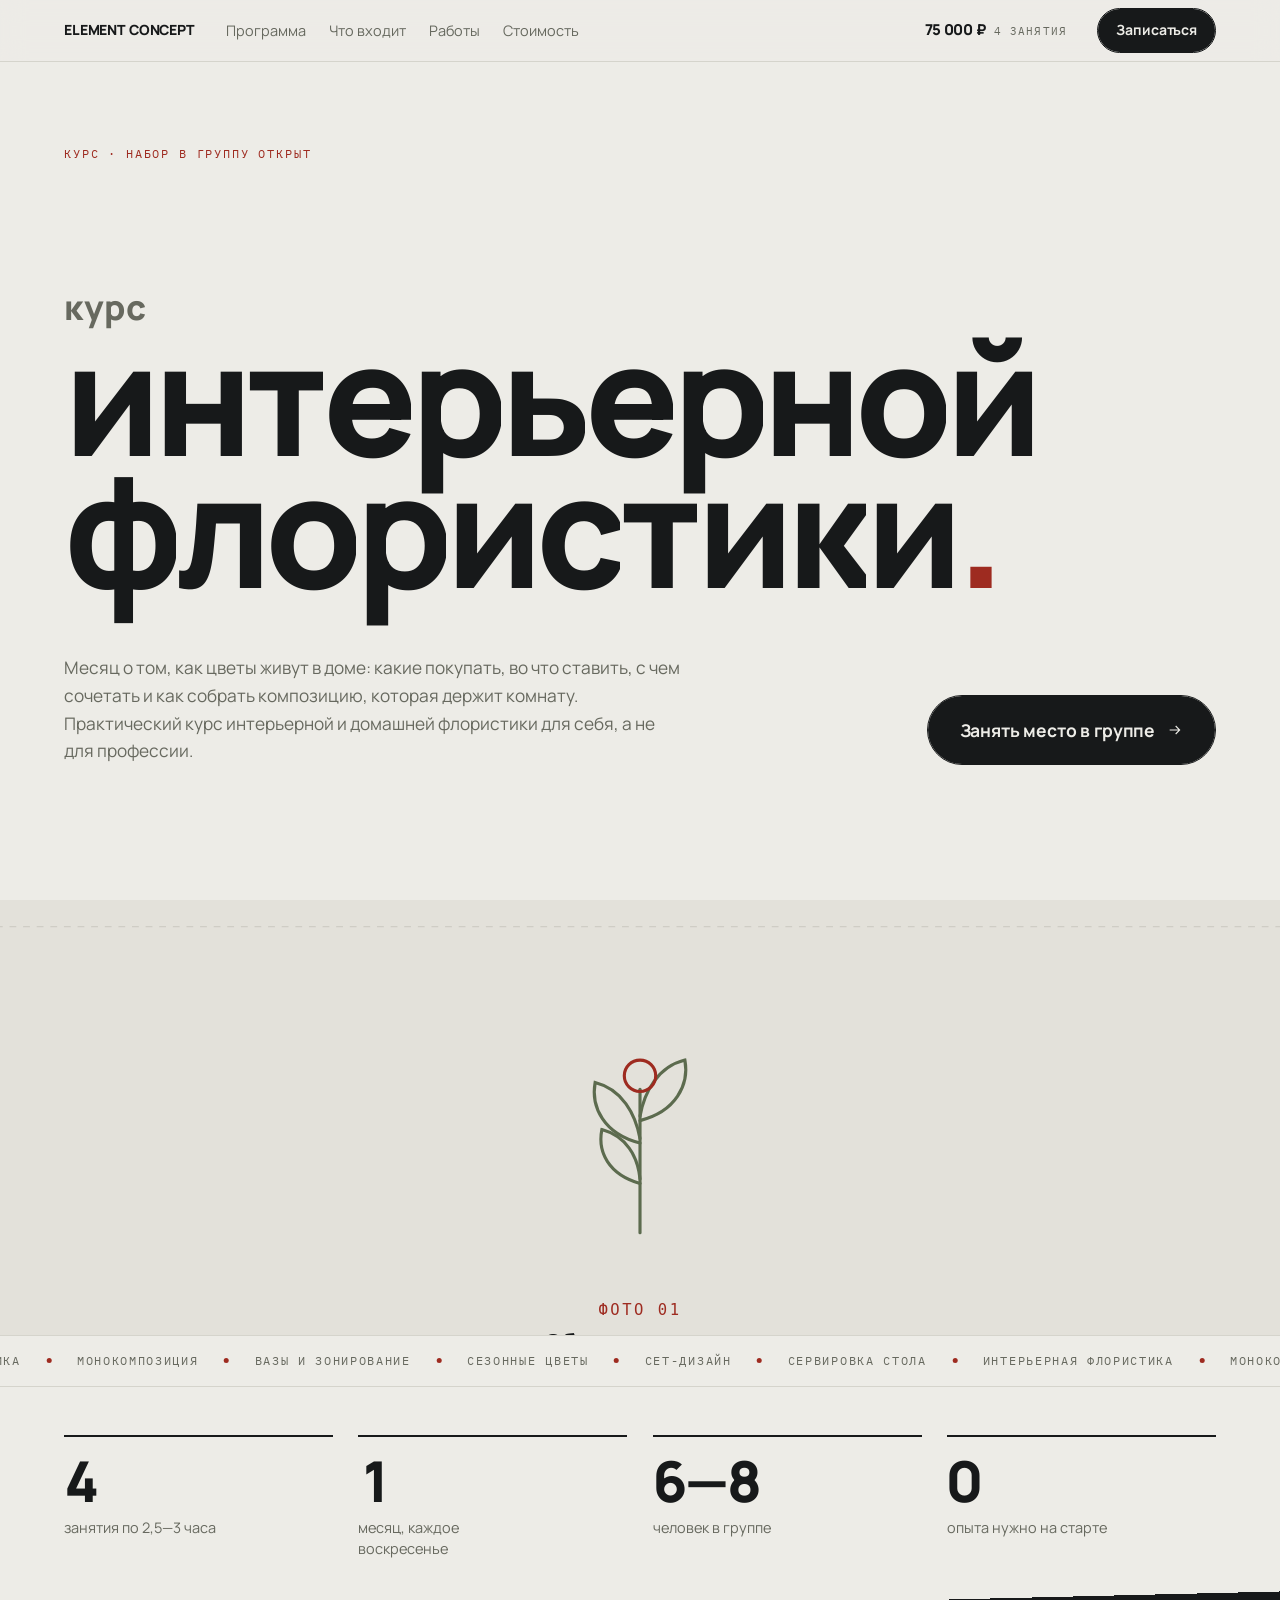
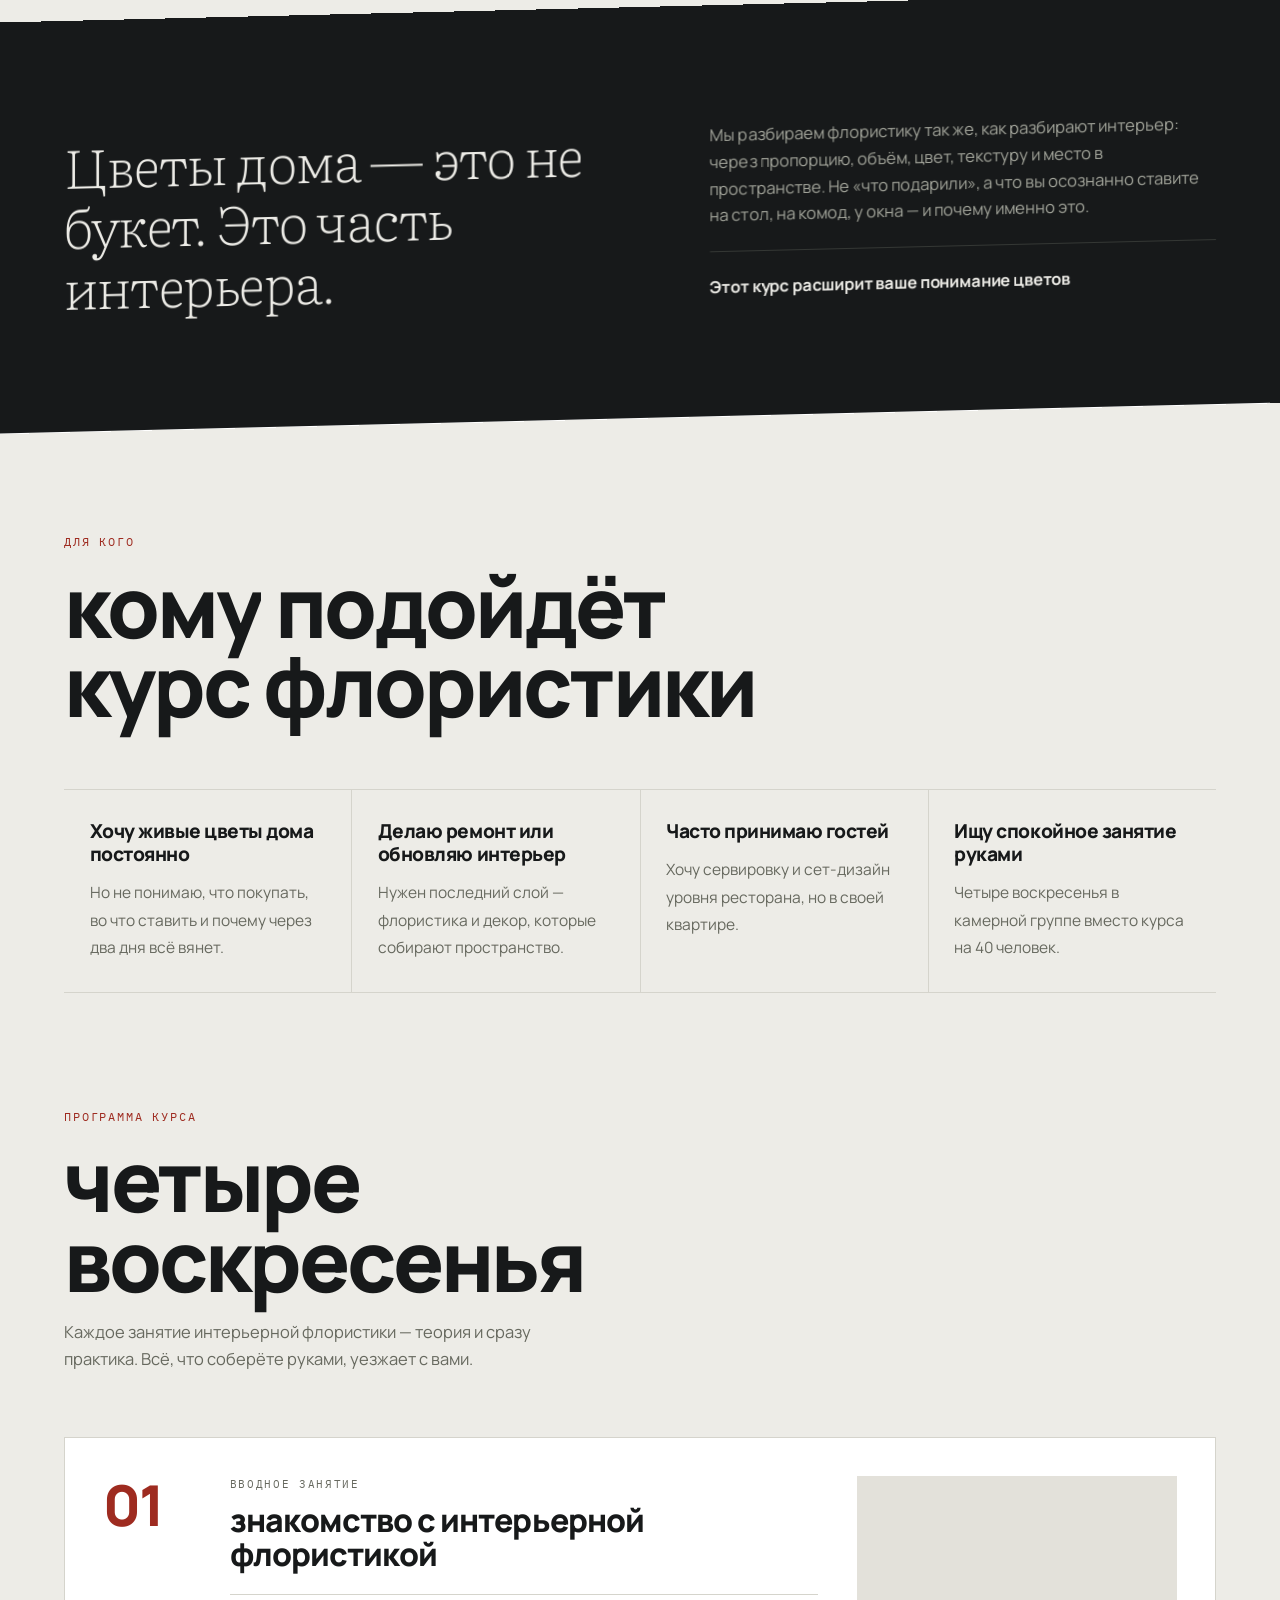
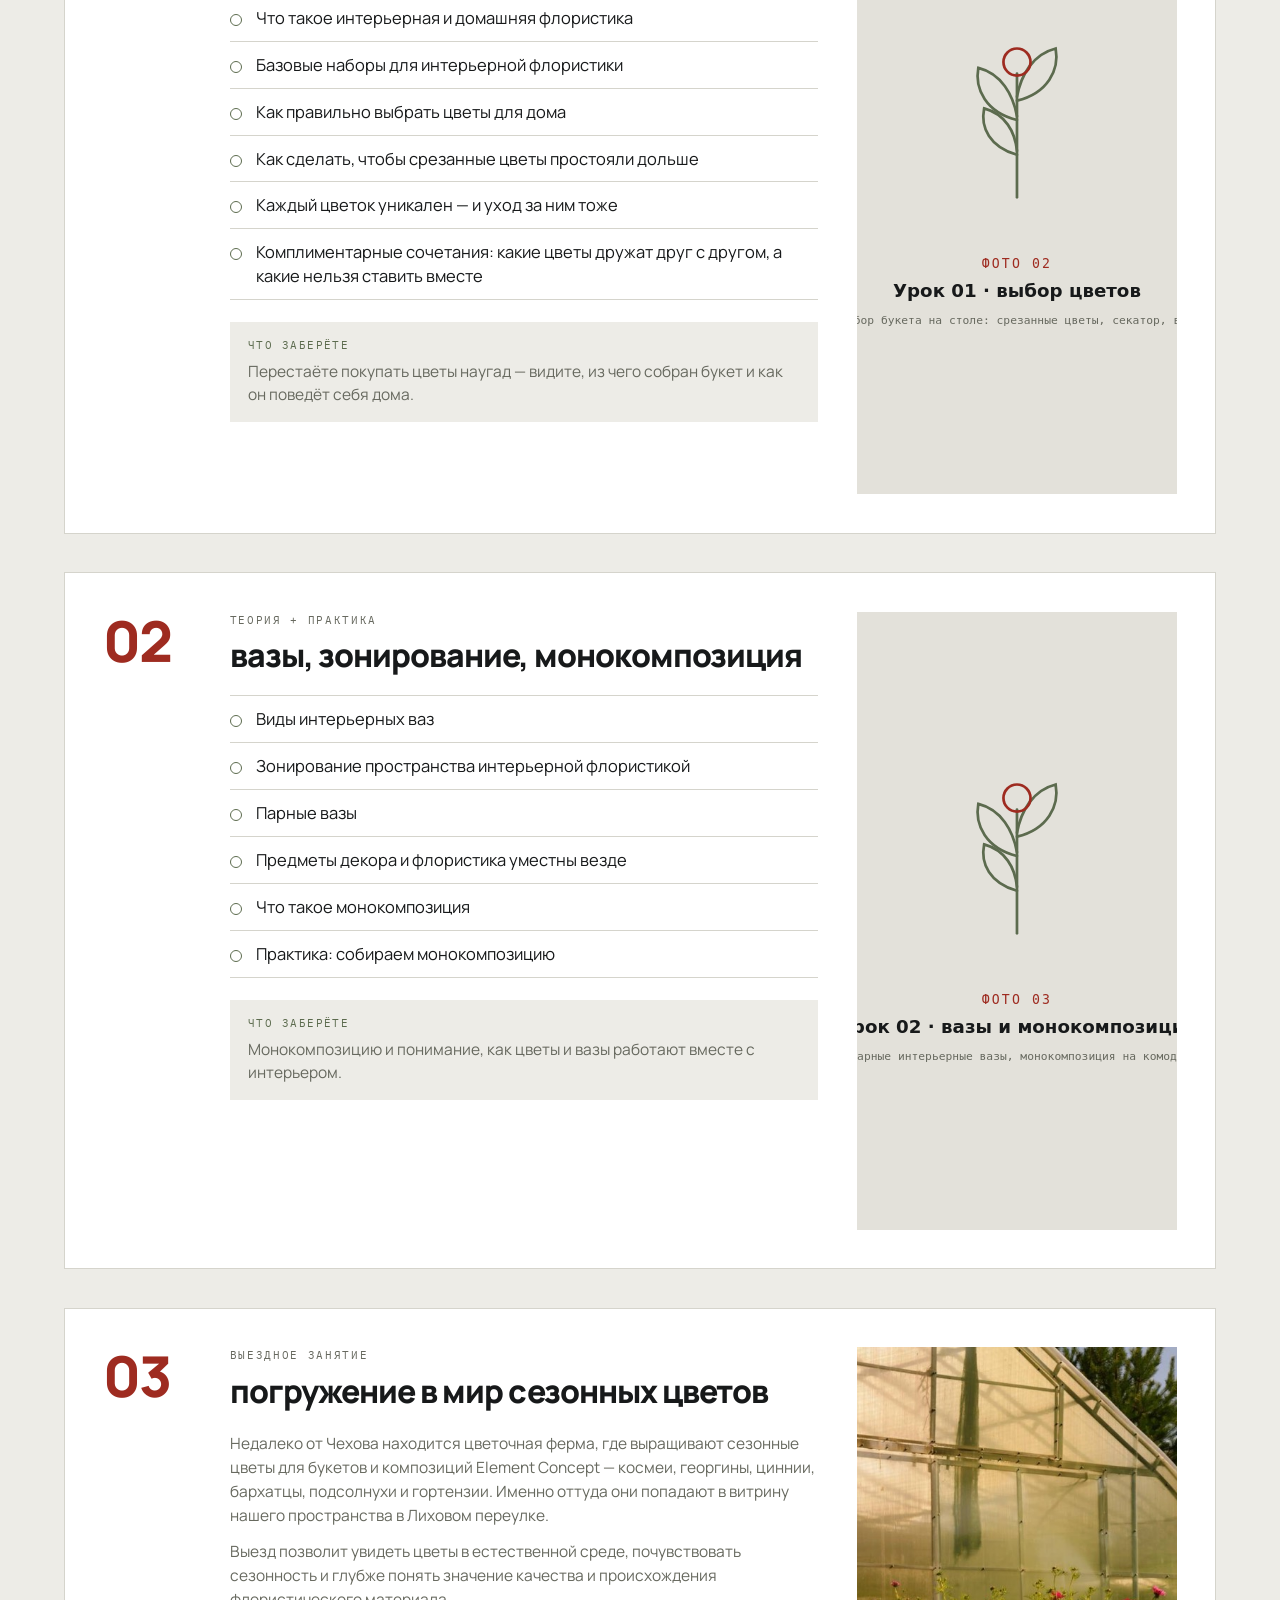
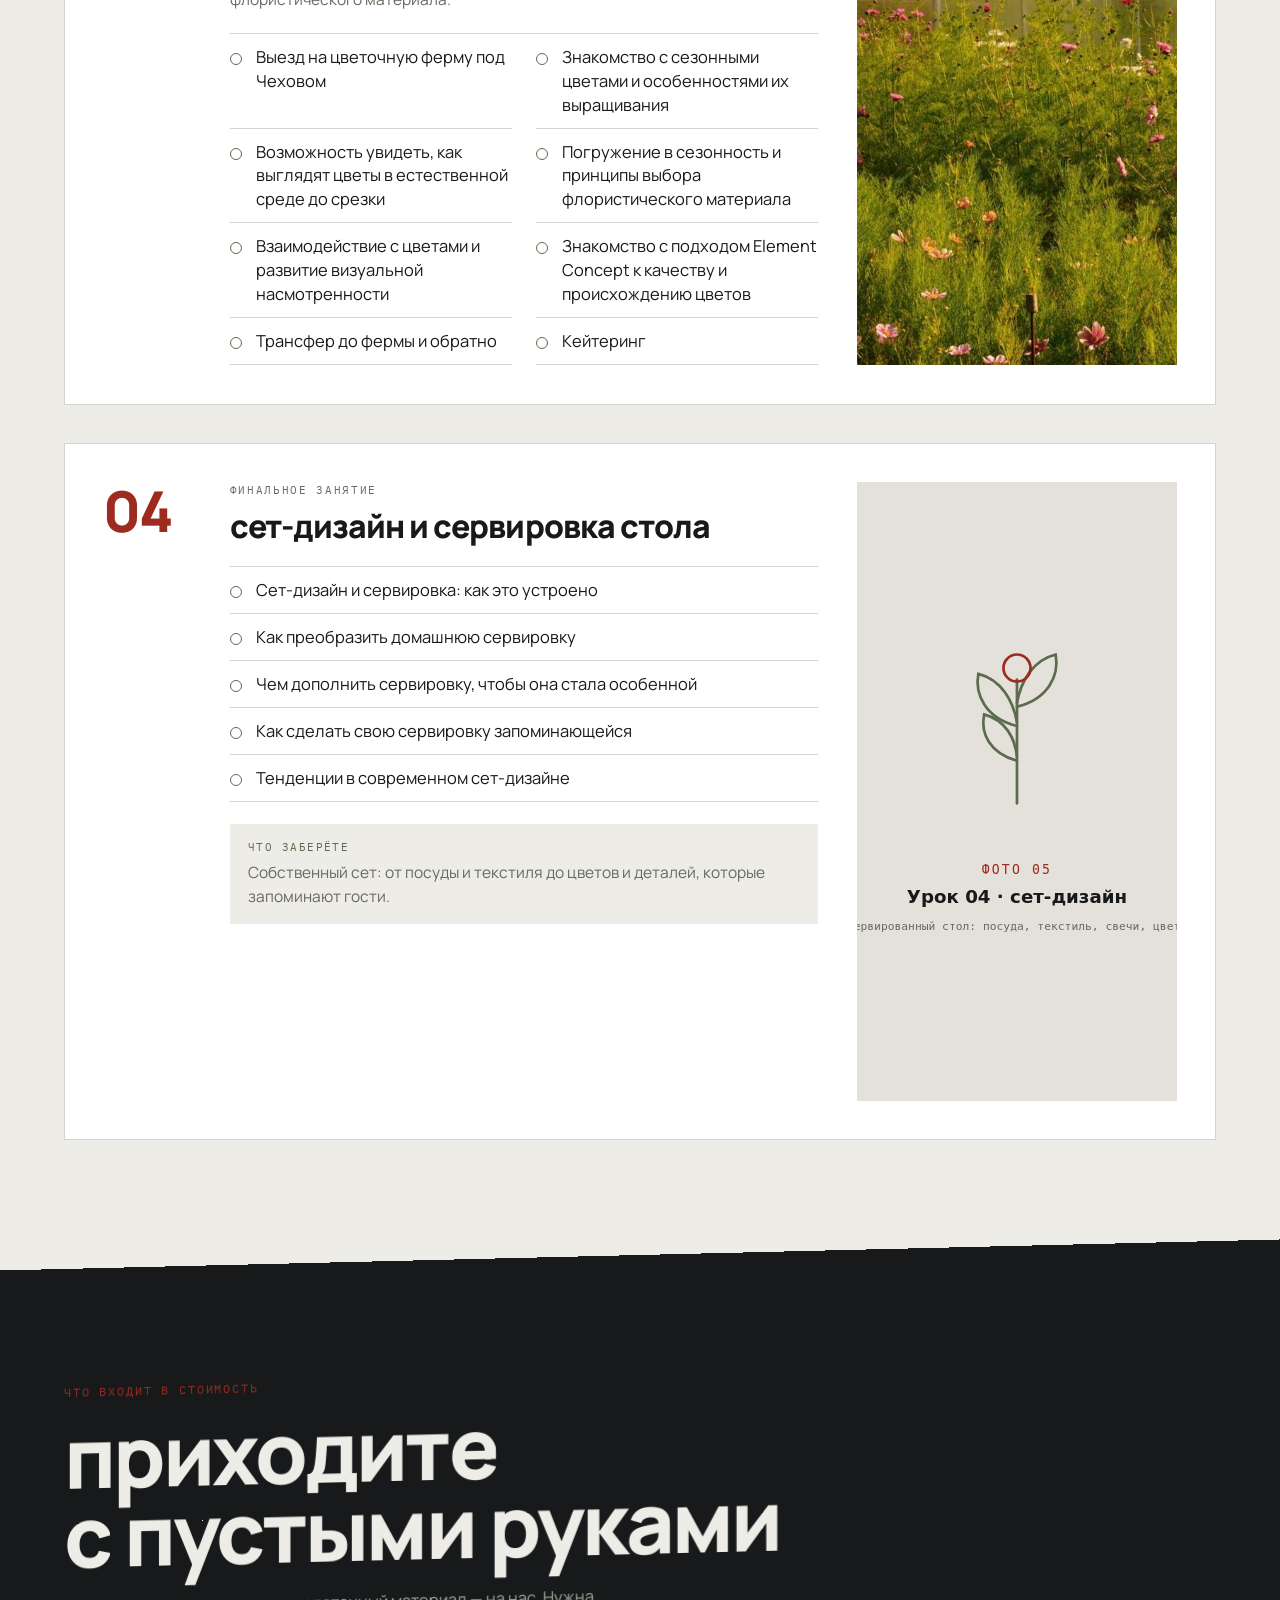
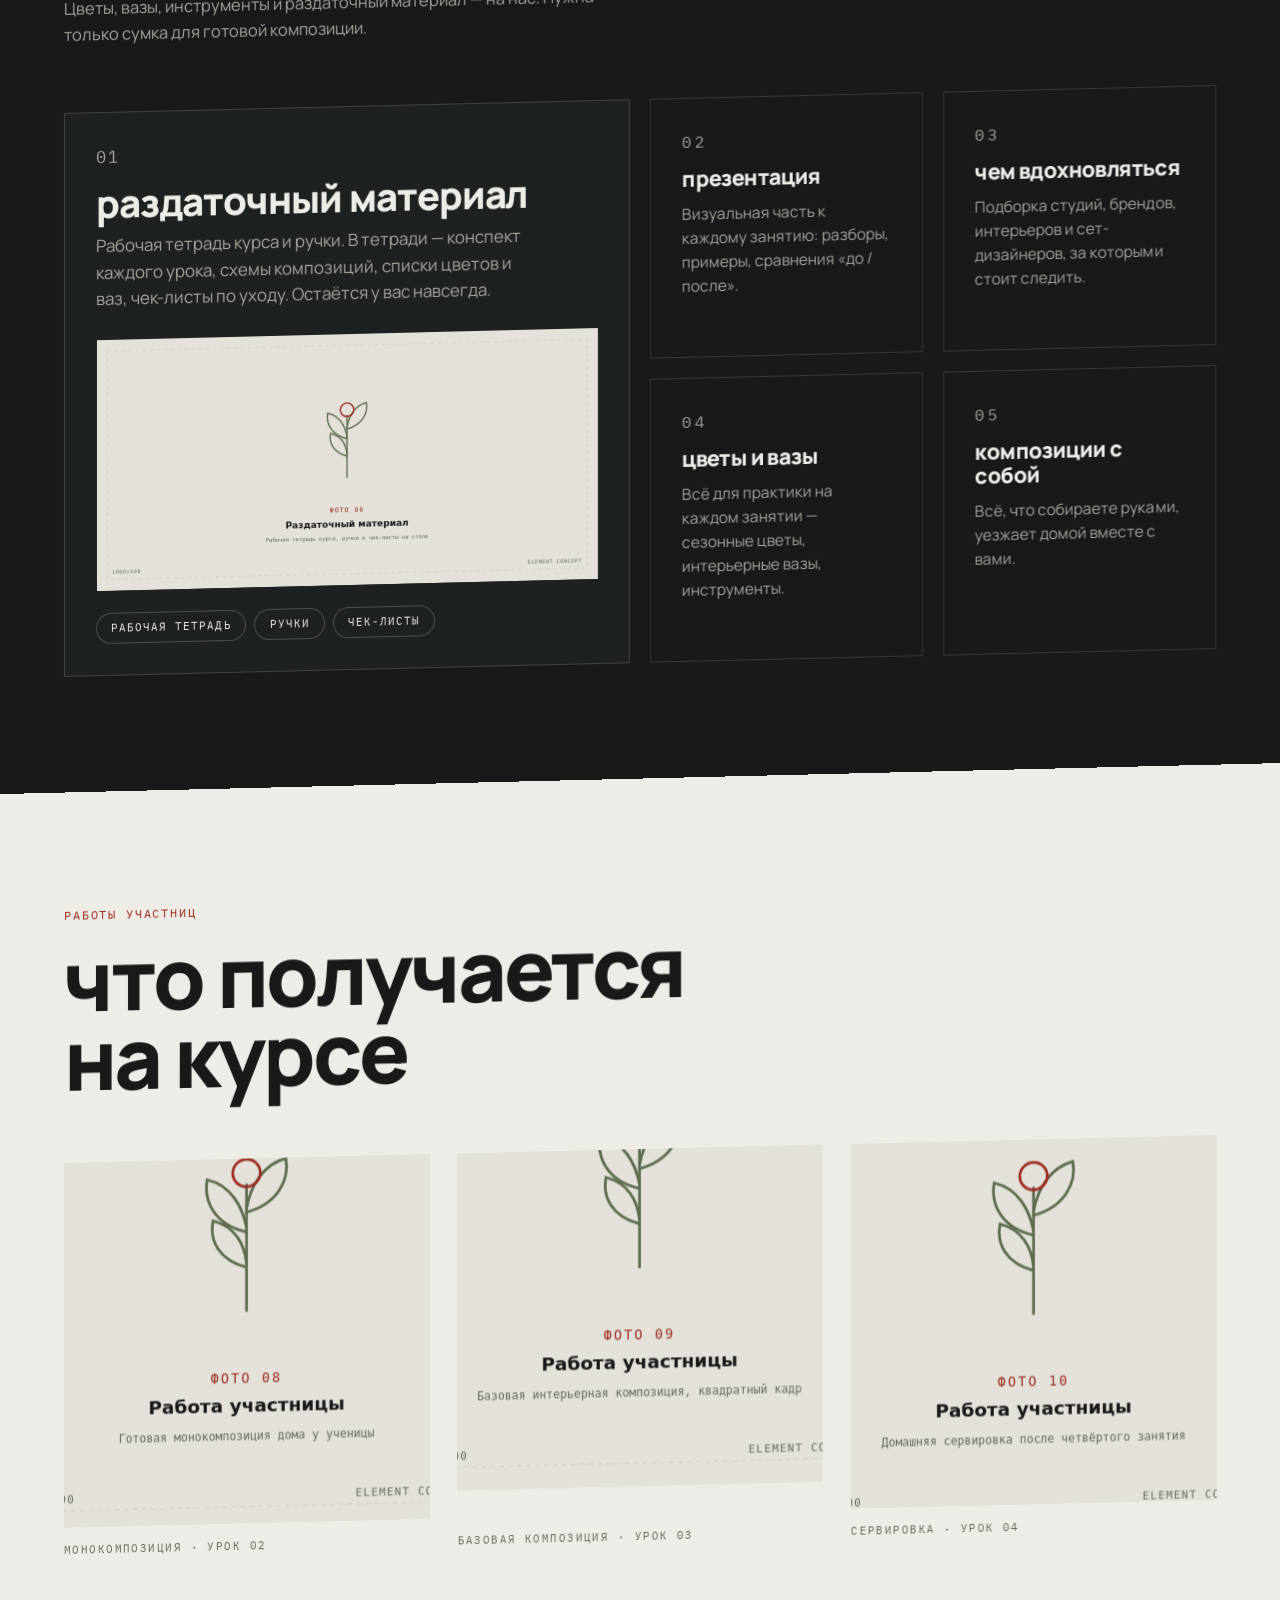
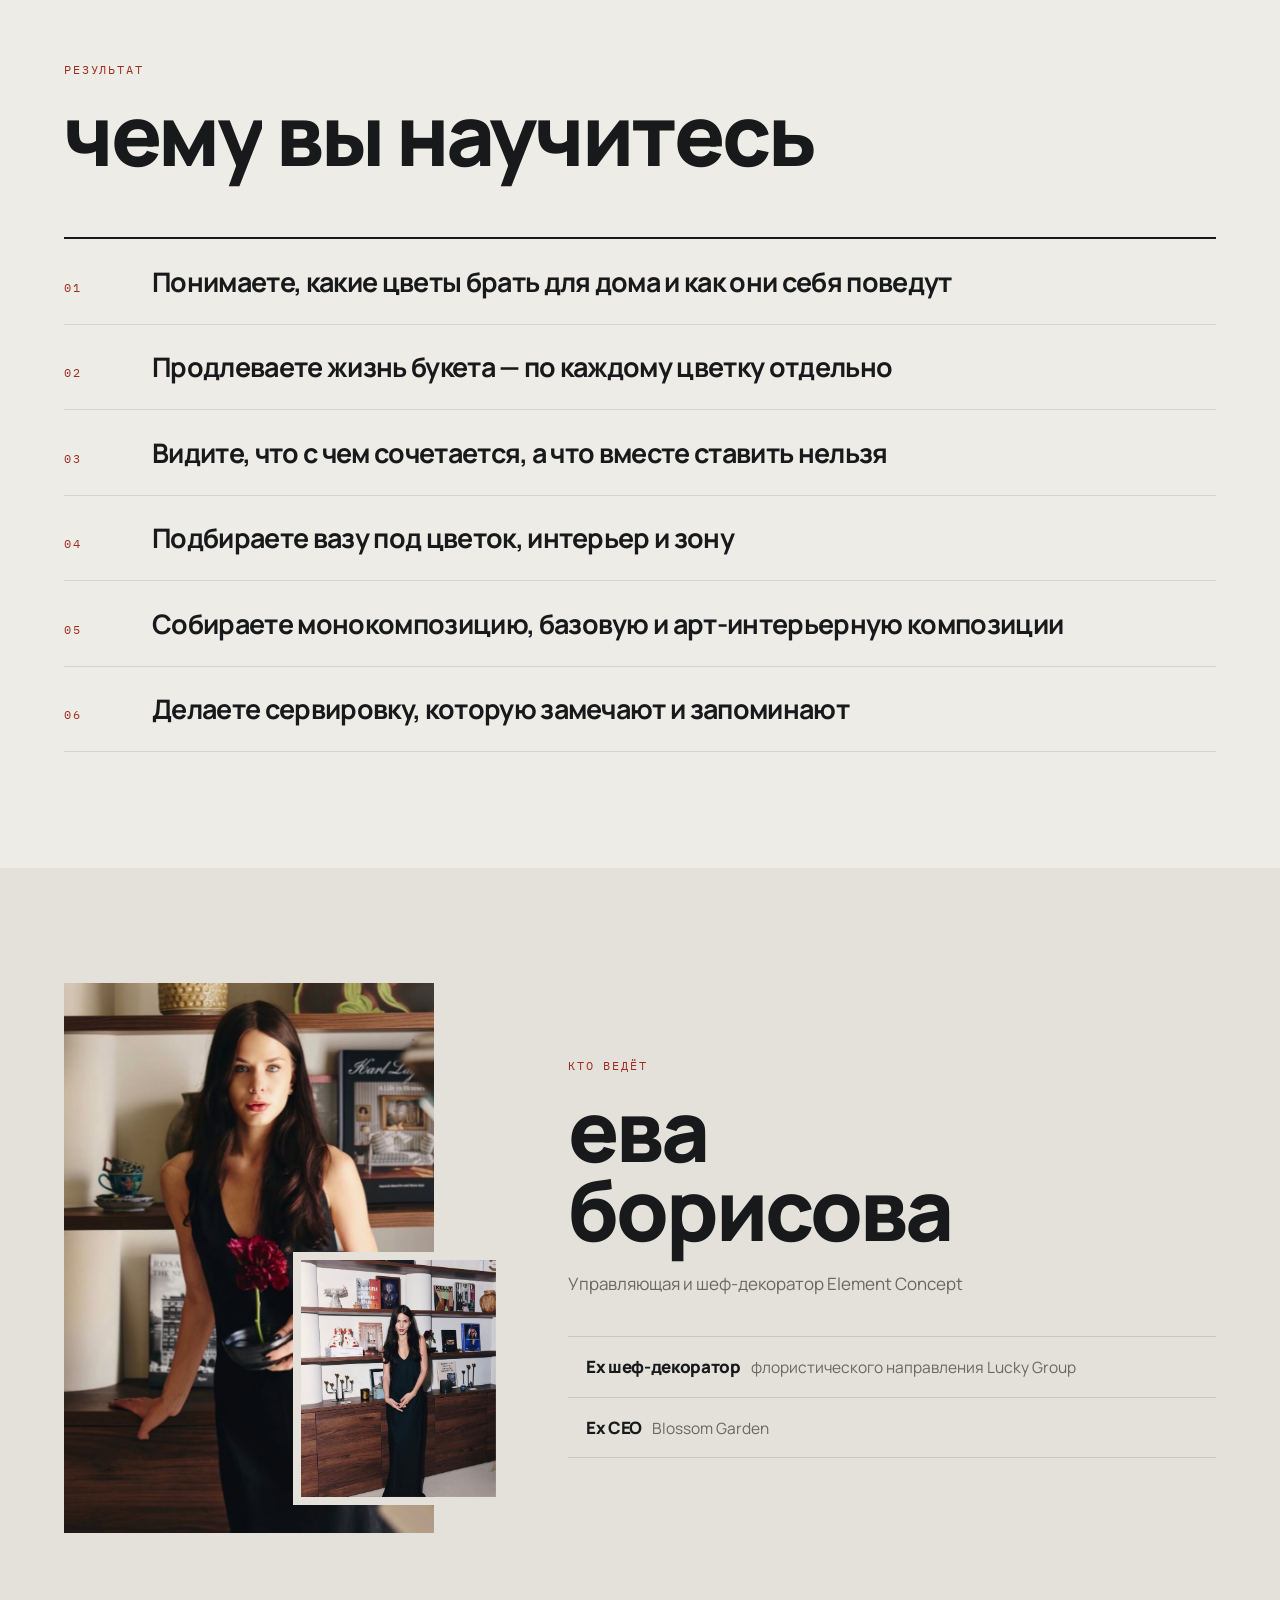
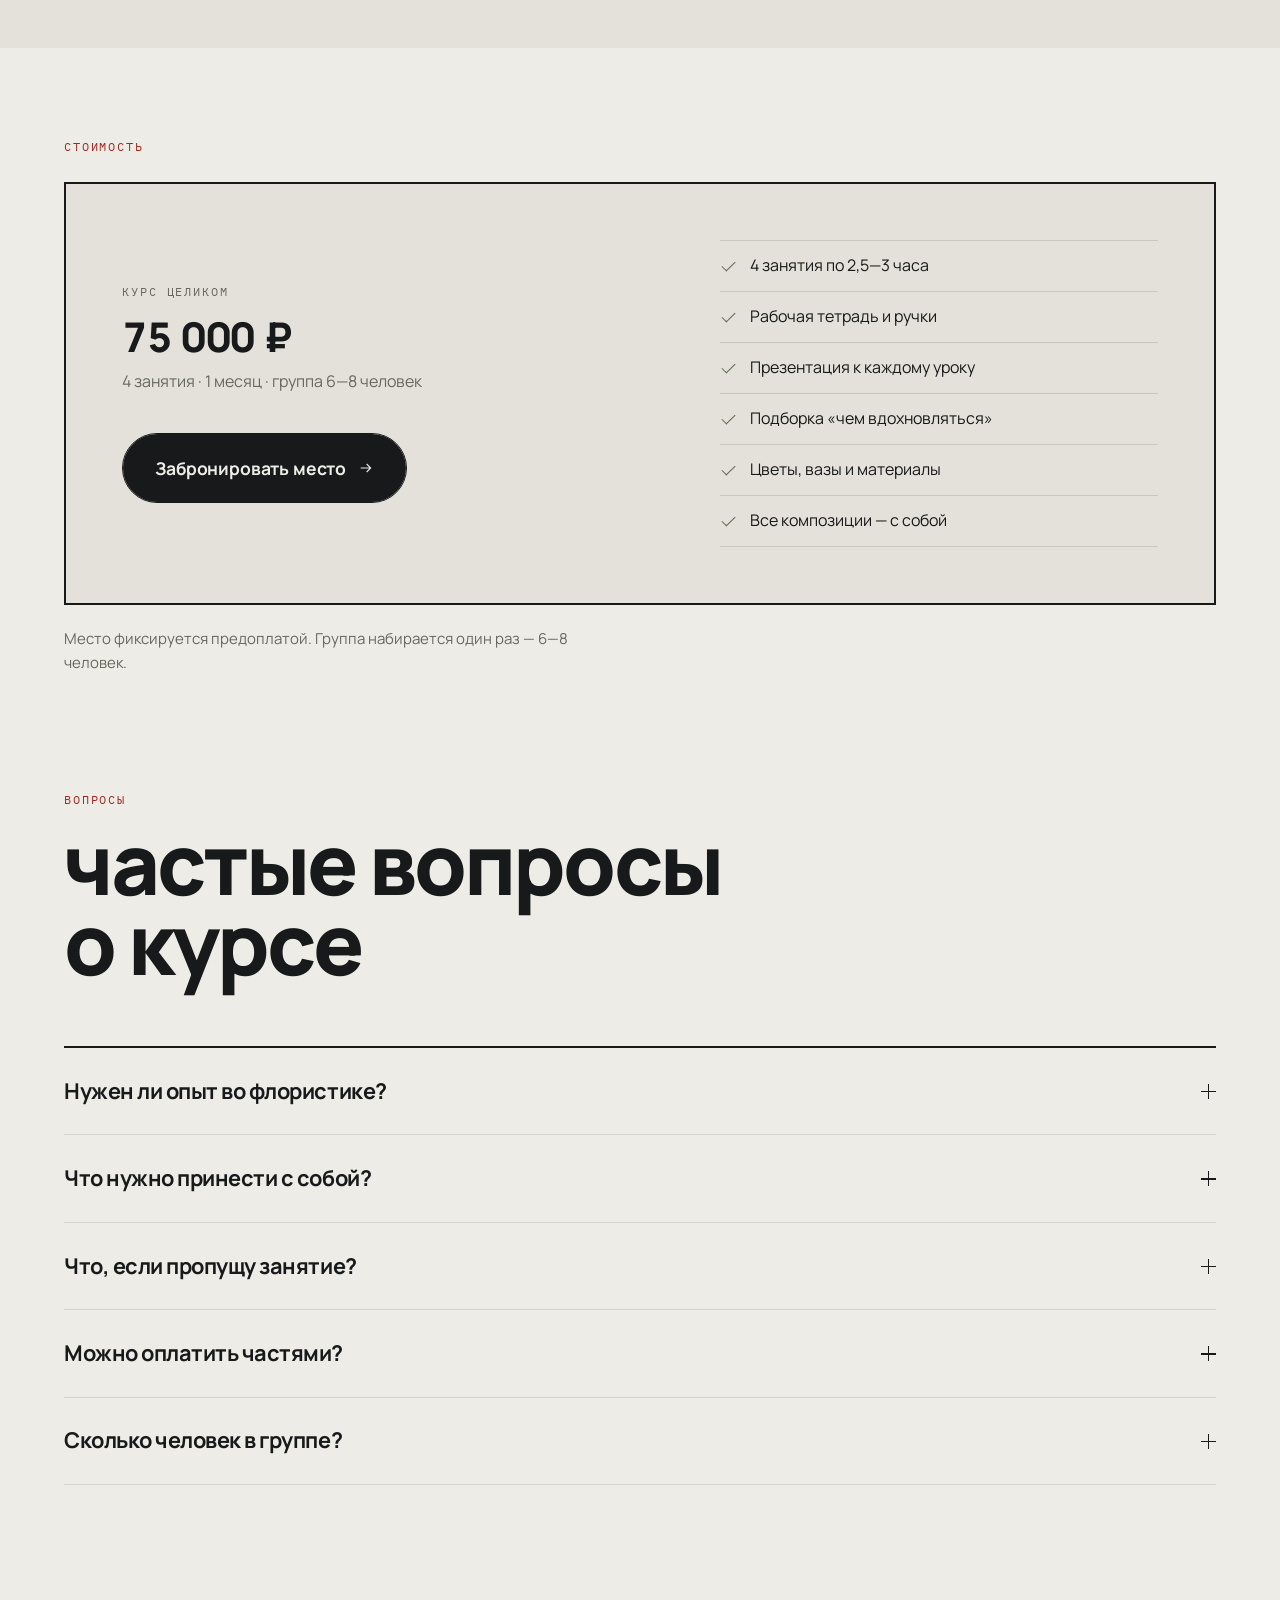
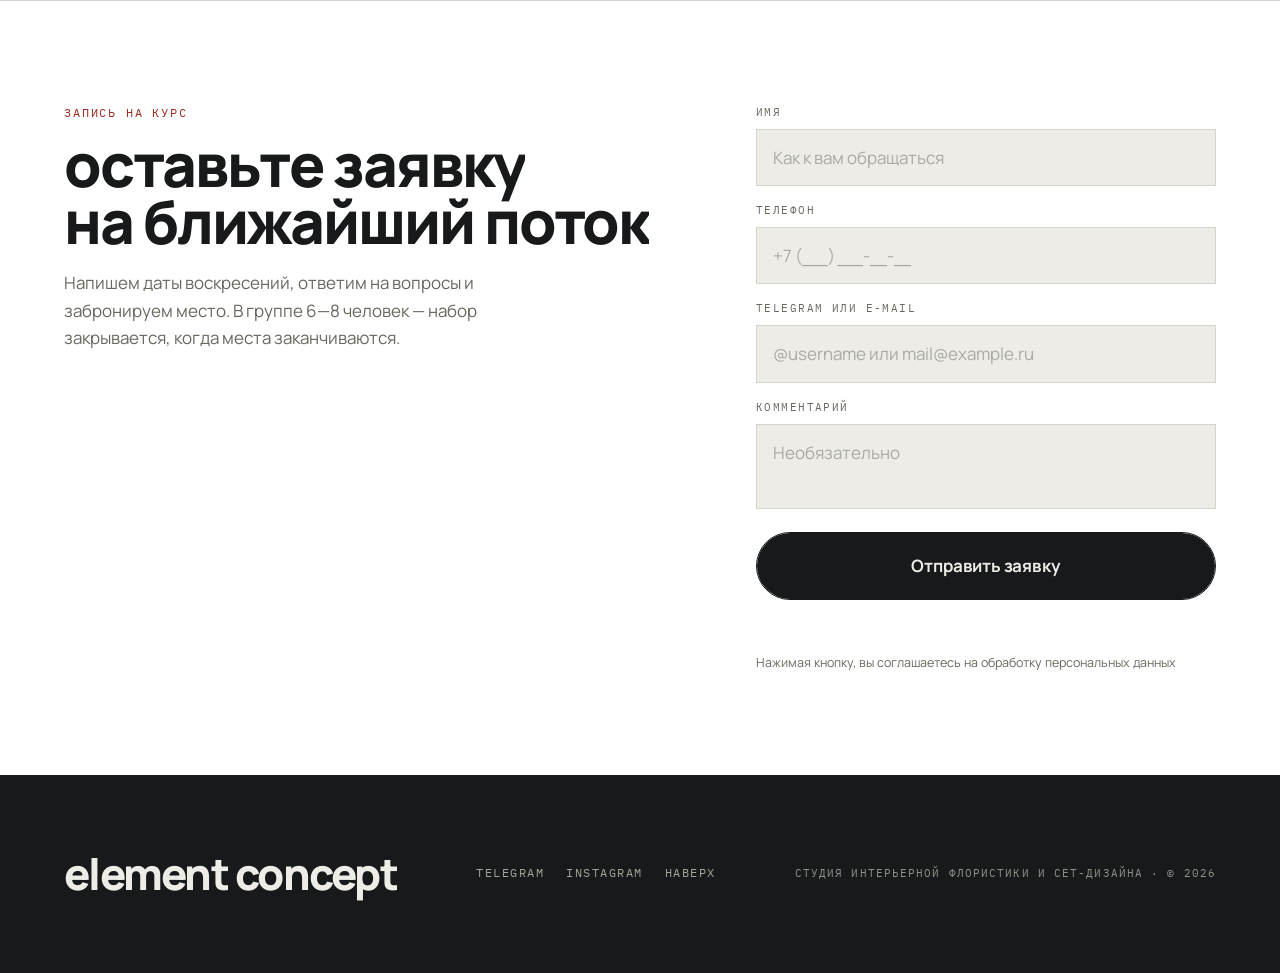
<file: index.html>
<!doctype html>
<html lang="ru">
<head>
<meta charset="utf-8">
<meta name="viewport" content="width=device-width,initial-scale=1">

<title>Курс интерьерной флористики — 4 занятия, группа 6—8 человек | Element Concept</title>
<meta name="description" content="Курс интерьерной флористики Element Concept: 4 занятия по 2,5—3 часа за месяц, по воскресеньям, в группе 6—8 человек. Учим выбирать цветы для дома, подбирать вазы, знакомимся с сезонными цветами на ферме и делаем сервировку стола. Стоимость — 75 000 ₽.">
<meta name="robots" content="index,follow,max-image-preview:large">
<meta name="author" content="Element Concept">
<link rel="canonical" href="https://aidamirrrrrr.github.io/element-concept-course-landing/">

<meta property="og:type" content="website">
<meta property="og:locale" content="ru_RU">
<meta property="og:site_name" content="Element Concept">
<meta property="og:title" content="Курс интерьерной флористики — Element Concept">
<meta property="og:description" content="4 занятия по воскресеньям, группа 6—8 человек, 75 000 ₽. Цветы для дома, вазы, сезонная цветочная ферма, сет-дизайн и сервировка.">
<meta property="og:url" content="https://aidamirrrrrr.github.io/element-concept-course-landing/">
<meta property="og:image" content="https://aidamirrrrrr.github.io/element-concept-course-landing/img/ph/cover-strip.svg">
<meta name="twitter:card" content="summary_large_image">

<link rel="icon" href="data:image/svg+xml,%3Csvg xmlns='http://www.w3.org/2000/svg' viewBox='0 0 32 32'%3E%3Crect width='32' height='32' fill='%2317191A'/%3E%3Cpath d='M16 27V9' stroke='%235C6B4E' stroke-width='1.6' fill='none'/%3E%3Cpath d='M16 18c-6-1-8-6-7-10 4 1 6 5 7 9z' stroke='%235C6B4E' stroke-width='1.4' fill='none'/%3E%3Ccircle cx='16' cy='8' r='3.4' stroke='%239E2B20' stroke-width='1.6' fill='none'/%3E%3C/svg%3E">

<link rel="preload" href="fonts/manrope-800.woff2" as="font" type="font/woff2" crossorigin>
<link rel="preload" href="fonts/manrope-400.woff2" as="font" type="font/woff2" crossorigin>
<link rel="preload" href="fonts/manrope-700.woff2" as="font" type="font/woff2" crossorigin>
<link rel="preload" href="fonts/plex-mono-400.woff2" as="font" type="font/woff2" crossorigin>
<link rel="stylesheet" href="css/fonts.css">
<link rel="stylesheet" href="css/style.css">

<script>document.documentElement.classList.add('js')</script>

<script type="application/ld+json">
{
  "@context": "https://schema.org",
  "@graph": [
    {
      "@type": "Organization",
      "@id": "https://aidamirrrrrr.github.io/element-concept-course-landing/#org",
      "name": "Element Concept",
      "description": "Студия интерьерной флористики и сет-дизайна",
      "url": "https://aidamirrrrrr.github.io/element-concept-course-landing/"
    },
    {
      "@type": "Course",
      "name": "Курс интерьерной флористики",
      "description": "Курс из четырёх занятий об интерьерной и домашней флористике: выбор и уход за срезанными цветами, интерьерные вазы и зонирование, монокомпозиция, знакомство с сезонными цветами на ферме, сет-дизайн и сервировка стола.",
      "inLanguage": "ru",
      "provider": { "@id": "https://aidamirrrrrr.github.io/element-concept-course-landing/#org" },
      "educationalLevel": "Начальный, без подготовки",
      "teaches": [
        "Выбор цветов для дома",
        "Уход за срезанными цветами",
        "Подбор интерьерных ваз",
        "Монокомпозиция",
        "Сезонные цветы и выбор флористического материала",
        "Сет-дизайн и сервировка стола"
      ],
      "hasCourseInstance": {
        "@type": "CourseInstance",
        "courseMode": "Offline",
        "courseWorkload": "PT12H",
        "maximumAttendeeCapacity": 8,
        "courseSchedule": {
          "@type": "Schedule",
          "repeatFrequency": "P1W",
          "byDay": "https://schema.org/Sunday",
          "repeatCount": 4,
          "duration": "PT3H"
        }
      },
      "offers": {
        "@type": "Offer",
        "price": "75000",
        "priceCurrency": "RUB",
        "category": "Полный курс, 4 занятия",
        "availability": "https://schema.org/LimitedAvailability"
      }
    },
    {
      "@type": "FAQPage",
      "mainEntity": [
        { "@type": "Question", "name": "Нужен ли опыт во флористике?",
          "acceptedAnswer": { "@type": "Answer", "text": "Нет. Курс интерьерной флористики рассчитан на тех, кто начинает с нуля и хочет собирать цветы для своего дома, а не работать флористом." } },
        { "@type": "Question", "name": "Что нужно принести с собой на занятие?",
          "acceptedAnswer": { "@type": "Answer", "text": "Ничего. Цветы, интерьерные вазы, инструменты и раздаточный материал входят в стоимость курса. Понадобится только сумка для готовой композиции." } },
        { "@type": "Question", "name": "Что будет, если пропустить занятие?",
          "acceptedAnswer": { "@type": "Answer", "text": "Мы присылаем презентацию и конспект урока, а практику разбираем отдельно по договорённости внутри потока." } },
        { "@type": "Question", "name": "Можно оплатить курс частями?",
          "acceptedAnswer": { "@type": "Answer", "text": "Да, оплату частями обсуждаем индивидуально при бронировании. Предоплата фиксирует место в группе." } },
        { "@type": "Question", "name": "Сколько человек в группе?",
          "acceptedAnswer": { "@type": "Answer", "text": "От 6 до 8 человек. Камерный формат нужен, чтобы у каждого участника была практика с разбором преподавателя." } }
      ]
    }
  ]
}
</script>
</head>
<body>

<a class="skip" href="#main">Перейти к содержанию</a>

<div class="prog-line" aria-hidden="true"><i></i></div>

<!-- ─── Шапка ─────────────────────────────────────────── -->
<header class="bar">
  <div class="bar__in">
    <a class="bar__logo" href="#top">Element&nbsp;Concept</a>
    <nav class="bar__nav" aria-label="Разделы страницы">
      <a href="#program">Программа</a>
      <a href="#kit">Что входит</a>
      <a href="#works">Работы</a>
      <a href="#price">Стоимость</a>
    </nav>
    <p class="bar__price"><b>75 000 ₽</b><span>4 занятия</span></p>
    <a class="btn btn--s" href="#form" data-mag>Записаться</a>
    <button class="burger" type="button" aria-expanded="false" aria-controls="menu" aria-label="Открыть меню"><i></i><i></i></button>
  </div>
</header>

<div class="menu" id="menu" hidden>
  <a href="#program">Программа</a>
  <a href="#kit">Что входит</a>
  <a href="#works">Работы</a>
  <a href="#price">Стоимость</a>
  <a href="#form">Записаться</a>
</div>

<main id="main">

<!-- ─── 1. Обложка ────────────────────────────────────── -->
<section class="cover" id="top" aria-label="Курс интерьерной флористики">
  <div class="wrap cover__top">
    <p class="tag">Курс · Набор в группу открыт</p>

    <h1 class="cover__h" data-split="chars">
      <span class="cover__h-sm" data-block>курс</span>интерьерной<br>флористики<span class="dot">.</span>
    </h1>

    <div class="cover__row">
      <p class="cover__lead">
        Месяц о том, как цветы живут в доме: какие покупать, во что ставить,
        с чем сочетать и как собрать композицию, которая держит комнату.
        Практический курс интерьерной и домашней флористики для себя, а не для профессии.
      </p>
      <a class="btn btn--big" href="#form" data-mag>
        Занять место в группе
        <svg viewBox="0 0 24 24" width="16" height="16" aria-hidden="true"><path d="M4 12h15M13 6l6 6-6 6" fill="none" stroke="currentColor" stroke-width="1.6"/></svg>
      </a>
    </div>
  </div>

  <figure class="cover__strip mask" data-par="0.34">
    <picture><img src="img/ph/cover-strip.svg" alt="Интерьерная композиция из живых цветов в жилом пространстве" width="1800" height="600" fetchpriority="high"></picture>
  </figure>

  <div class="mq" aria-hidden="true">
    <div class="mq__row">
      <span>интерьерная флористика</span><i></i><span>монокомпозиция</span><i></i>
      <span>вазы и зонирование</span><i></i><span>сезонные цветы</span><i></i>
      <span>сет-дизайн</span><i></i><span>сервировка стола</span><i></i>
    </div>
  </div>

  <div class="wrap">
    <dl class="stats">
      <div class="rv"><dt data-count="4">0</dt><dd>занятия по 2,5—3 часа</dd></div>
      <div class="rv" style="--i:1"><dt data-count="1">0</dt><dd>месяц, каждое воскресенье</dd></div>
      <div class="rv" style="--i:2"><dt data-count="8" data-prefix="6—">0</dt><dd>человек в группе</dd></div>
      <div class="rv" style="--i:3"><dt data-count="0">0</dt><dd>опыта нужно на старте</dd></div>
    </dl>
  </div>
</section>

<!-- ─── 2. Манифест ───────────────────────────────────── -->
<section class="say" aria-label="О подходе" data-skew>
  <div class="wrap say__in">
    <p class="say__q" data-hl data-par-y="-40">Цветы дома — это не букет. Это часть интерьера.</p>
    <div class="say__txt rv" data-par-y="26">
      <p>
        Мы разбираем флористику так же, как разбирают интерьер: через пропорцию,
        объём, цвет, текстуру и место в пространстве. Не «что подарили», а что
        вы осознанно ставите на стол, на комод, у окна — и почему именно это.
      </p>
      <p class="say__sig">Этот курс расширит ваше понимание цветов</p>
    </div>
  </div>
</section>

<!-- ─── 3. Для кого ───────────────────────────────────── -->
<section class="who" id="who">
  <div class="wrap">
    <header class="head">
      <p class="tag rv">Для кого</p>
      <h2 class="h2" data-split>кому подойдёт<br>курс флористики</h2>
    </header>
    <ul class="who__list" role="list">
      <li class="rv" data-tilt><b>Хочу живые цветы дома постоянно</b><span>Но не понимаю, что покупать, во что ставить и почему через два дня всё вянет.</span></li>
      <li class="rv" style="--i:1" data-tilt><b>Делаю ремонт или обновляю интерьер</b><span>Нужен последний слой — флористика и декор, которые собирают пространство.</span></li>
      <li class="rv" style="--i:2" data-tilt><b>Часто принимаю гостей</b><span>Хочу сервировку и сет-дизайн уровня ресторана, но в своей квартире.</span></li>
      <li class="rv" style="--i:3" data-tilt><b>Ищу спокойное занятие руками</b><span>Четыре воскресенья в камерной группе вместо курса на 40 человек.</span></li>
    </ul>
  </div>
</section>

<!-- ─── 4. Программа ──────────────────────────────────── -->
<section class="prog" id="program">
  <div class="wrap">
    <header class="head">
      <p class="tag rv">Программа курса</p>
      <h2 class="h2" data-split>четыре<br>воскресенья</h2>
      <p class="head__note rv">Каждое занятие интерьерной флористики — теория и сразу практика. Всё, что соберёте руками, уезжает с вами.</p>
    </header>

    <ol class="weeks" role="list">

      <li class="wk rv" style="--n:0">
        <div class="wk__rail" data-par-y="-44"><span class="wk__no">01</span></div>
        <div class="wk__card">
          <p class="wk__kicker">Вводное занятие</p>
          <h3 class="wk__t">знакомство с интерьерной флористикой</h3>
          <ul class="wk__list" role="list">
            <li>Что такое интерьерная и домашняя флористика</li>
            <li>Базовые наборы для интерьерной флористики</li>
            <li>Как правильно выбрать цветы для дома</li>
            <li>Как сделать, чтобы срезанные цветы простояли дольше</li>
            <li>Каждый цветок уникален — и уход за ним тоже</li>
            <li>Комплиментарные сочетания: какие цветы дружат друг с другом, а какие нельзя ставить вместе</li>
          </ul>
          <p class="wk__out"><span>Что заберёте</span>Перестаёте покупать цветы наугад — видите, из чего собран букет и как он поведёт себя дома.</p>
        </div>
        <figure class="wk__img mask" data-par="0.22">
          <picture><img src="img/ph/week-01.svg" alt="Урок 1: выбор срезанных цветов для дома и уход за букетом" width="800" height="1200" loading="lazy" decoding="async"></picture>
        </figure>
      </li>

      <li class="wk rv" style="--n:1">
        <div class="wk__rail" data-par-y="-44"><span class="wk__no">02</span></div>
        <div class="wk__card">
          <p class="wk__kicker">Теория + практика</p>
          <h3 class="wk__t">вазы, зонирование, монокомпозиция</h3>
          <ul class="wk__list" role="list">
            <li>Виды интерьерных ваз</li>
            <li>Зонирование пространства интерьерной флористикой</li>
            <li>Парные вазы</li>
            <li>Предметы декора и флористика уместны везде</li>
            <li>Что такое монокомпозиция</li>
            <li>Практика: собираем монокомпозицию</li>
          </ul>
          <p class="wk__out"><span>Что заберёте</span>Монокомпозицию и понимание, как цветы и вазы работают вместе с интерьером.</p>
        </div>
        <figure class="wk__img mask" data-par="0.22">
          <picture><img src="img/ph/week-02.svg" alt="Урок 2: интерьерные вазы, зонирование пространства и монокомпозиция" width="800" height="1200" loading="lazy" decoding="async"></picture>
        </figure>
      </li>

      <li class="wk rv" style="--n:2">
        <div class="wk__rail" data-par-y="-44"><span class="wk__no">03</span></div>
        <div class="wk__card">
          <p class="wk__kicker">Выездное занятие</p>
          <h3 class="wk__t">погружение в мир сезонных цветов</h3>
          <div class="wk__desc">
            <p>Недалеко от Чехова находится цветочная ферма, где выращивают сезонные цветы для букетов и композиций Element Concept — космеи, георгины, циннии, бархатцы, подсолнухи и гортензии. Именно оттуда они попадают в витрину нашего пространства в Лиховом переулке.</p>
            <p>Выезд позволит увидеть цветы в естественной среде, почувствовать сезонность и глубже понять значение качества и происхождения флористического материала.</p>
          </div>
          <ul class="wk__list wk__list--cols" role="list">
            <li>Выезд на цветочную ферму под Чеховом</li>
            <li>Знакомство с сезонными цветами и особенностями их выращивания</li>
            <li>Возможность увидеть, как выглядят цветы в естественной среде до срезки</li>
            <li>Погружение в сезонность и принципы выбора флористического материала</li>
            <li>Взаимодействие с цветами и развитие визуальной насмотренности</li>
            <li>Знакомство с подходом Element Concept к качеству и происхождению цветов</li>
            <li>Трансфер до фермы и обратно</li>
            <li>Кейтеринг</li>
          </ul>
        </div>
        <figure class="wk__img mask" data-par="0.22">
          <picture><img src="img/lesson-03-flower-farm.jpg" alt="Сезонные космеи у теплицы на цветочной ферме под Чеховом" width="800" height="1066" loading="lazy" decoding="async"></picture>
        </figure>
      </li>

      <li class="wk rv" style="--n:3">
        <div class="wk__rail" data-par-y="-44"><span class="wk__no">04</span></div>
        <div class="wk__card">
          <p class="wk__kicker">Финальное занятие</p>
          <h3 class="wk__t">сет-дизайн и сервировка стола</h3>
          <ul class="wk__list" role="list">
            <li>Сет-дизайн и сервировка: как это устроено</li>
            <li>Как преобразить домашнюю сервировку</li>
            <li>Чем дополнить сервировку, чтобы она стала особенной</li>
            <li>Как сделать свою сервировку запоминающейся</li>
            <li>Тенденции в современном сет-дизайне</li>
          </ul>
          <p class="wk__out"><span>Что заберёте</span>Собственный сет: от посуды и текстиля до цветов и деталей, которые запоминают гости.</p>
        </div>
        <figure class="wk__img mask" data-par="0.22">
          <picture><img src="img/ph/week-04.svg" alt="Урок 4: сет-дизайн и сервировка праздничного стола с флористикой" width="800" height="1200" loading="lazy" decoding="async"></picture>
        </figure>
      </li>

    </ol>
  </div>
</section>

<!-- ─── 5. Что входит ─────────────────────────────────── -->
<section class="kit" id="kit" data-skew>
  <div class="wrap">
    <header class="head head--inv">
      <p class="tag rv">Что входит в стоимость</p>
      <h2 class="h2" data-split>приходите<br>с пустыми руками</h2>
      <p class="head__note rv">Цветы, вазы, инструменты и раздаточный материал — на нас. Нужна только сумка для готовой композиции.</p>
    </header>

    <div class="kit__grid">
      <article class="kit__hero rv">
        <p class="kit__no">01</p>
        <h3>раздаточный материал</h3>
        <p>Рабочая тетрадь курса и ручки. В тетради — конспект каждого урока,
           схемы композиций, списки цветов и ваз, чек-листы по уходу. Остаётся у вас навсегда.</p>
        <figure class="kit__pic mask">
          <picture><img src="img/ph/kit-materials.svg" alt="Раздаточный материал курса: рабочая тетрадь, ручки и чек-листы" width="1000" height="500" loading="lazy" decoding="async"></picture>
        </figure>
        <ul class="chips" role="list"><li>Рабочая тетрадь</li><li>Ручки</li><li>Чек-листы</li></ul>
      </article>

      <article class="kit__i rv" style="--i:1" data-tilt>
        <p class="kit__no">02</p><h3>презентация</h3>
        <p>Визуальная часть к каждому занятию: разборы, примеры, сравнения «до / после».</p>
      </article>
      <article class="kit__i rv" style="--i:2" data-tilt>
        <p class="kit__no">03</p><h3>чем вдохновляться</h3>
        <p>Подборка студий, брендов, интерьеров и сет-дизайнеров, за которыми стоит следить.</p>
      </article>
      <article class="kit__i rv" style="--i:3" data-tilt>
        <p class="kit__no">04</p><h3>цветы и вазы</h3>
        <p>Всё для практики на каждом занятии — сезонные цветы, интерьерные вазы, инструменты.</p>
      </article>
      <article class="kit__i rv" style="--i:4" data-tilt>
        <p class="kit__no">05</p><h3>композиции с собой</h3>
        <p>Всё, что собираете руками, уезжает домой вместе с вами.</p>
      </article>
    </div>
  </div>
</section>

<!-- ─── 6. Работы ─────────────────────────────────────── -->
<section class="works" id="works" data-skew aria-label="Работы участниц">
  <div class="wrap">
    <header class="head">
      <p class="tag rv">Работы участниц</p>
      <h2 class="h2" data-split>что получается<br>на курсе</h2>
    </header>
    <div class="works__grid">
      <figure class="work mask" data-par="0.26" data-par-zoom="0.4">
        <picture><img src="img/ph/work-01.svg" alt="Монокомпозиция, собранная участницей курса интерьерной флористики" width="800" height="800" loading="lazy" decoding="async"></picture>
        <figcaption>Монокомпозиция · урок 02</figcaption>
      </figure>
      <figure class="work mask mask--side" data-par="0.4" data-par-zoom="0.4">
        <picture><img src="img/ph/work-02.svg" alt="Базовая интерьерная композиция из живых цветов" width="800" height="800" loading="lazy" decoding="async"></picture>
        <figcaption>Базовая композиция · урок 03</figcaption>
      </figure>
      <figure class="work mask" data-par="0.18" data-par-zoom="0.4">
        <picture><img src="img/ph/work-03.svg" alt="Домашняя сервировка стола с флористикой после занятия по сет-дизайну" width="800" height="800" loading="lazy" decoding="async"></picture>
        <figcaption>Сервировка · урок 04</figcaption>
      </figure>
    </div>
  </div>
</section>

<!-- ─── 7. Результат ──────────────────────────────────── -->
<section class="res" id="result">
  <div class="wrap">
    <header class="head">
      <p class="tag rv">Результат</p>
      <h2 class="h2" data-split>чему вы научитесь</h2>
    </header>
    <ul class="res__list" role="list">
      <li class="rv"><span>01</span>Понимаете, какие цветы брать для дома и как они себя поведут</li>
      <li class="rv" style="--i:1"><span>02</span>Продлеваете жизнь букета — по каждому цветку отдельно</li>
      <li class="rv" style="--i:2"><span>03</span>Видите, что с чем сочетается, а что вместе ставить нельзя</li>
      <li class="rv" style="--i:3"><span>04</span>Подбираете вазу под цветок, интерьер и зону</li>
      <li class="rv" style="--i:4"><span>05</span>Собираете монокомпозицию, базовую и арт-интерьерную композиции</li>
      <li class="rv" style="--i:5"><span>06</span>Делаете сервировку, которую замечают и запоминают</li>
    </ul>
  </div>
</section>

<!-- ─── 8. Преподаватель ──────────────────────────────── -->
<section class="tut" id="tutor" aria-label="Кто ведёт курс">
  <div class="wrap tut__in">
    <figure class="tut__img mask mask--side" data-par="0.3">
      <picture class="tut__photo tut__photo--main"><img src="img/eva-borisova-01.jpg" alt="Ева Борисова, управляющая и шеф-декоратор Element Concept" width="1206" height="1599" loading="lazy" decoding="async"></picture>
      <picture class="tut__photo tut__photo--accent"><img src="img/eva-borisova-02.jpg" alt="Ева Борисова в пространстве Element Concept" width="1206" height="1599" loading="lazy" decoding="async"></picture>
    </figure>
    <div class="tut__txt" data-par-y="-34">
      <p class="tag rv">Кто ведёт</p>
      <h2 class="h2" data-split>ева<br>борисова</h2>
      <p class="rv tut__lead">Управляющая и шеф-декоратор Element Concept</p>
      <ul class="tut__facts" role="list">
        <li class="rv" data-tilt><b>Ex шеф-декоратор</b><span>флористического направления Lucky Group</span></li>
        <li class="rv" style="--i:1" data-tilt><b>Ex CEO</b><span>Blossom Garden</span></li>
      </ul>
    </div>
  </div>
</section>

<!-- ─── 9. Стоимость ──────────────────────────────────── -->
<section class="price" id="price">
  <div class="wrap">
    <header class="head">
      <p class="tag rv">Стоимость</p>
      <h2 class="h2 sr-only">Стоимость курса интерьерной флористики</h2>
    </header>
    <div class="tick rv">
      <div class="tick__l">
        <p class="tick__kick">Курс целиком</p>
        <p class="tick__n"><span class="reel" data-reel="75 000" data-reel-label="75 000 рублей" role="text"></span><i>₽</i></p>
        <p class="tick__sub">4 занятия · 1 месяц · группа 6—8 человек</p>
        <a class="btn btn--big" href="#form" data-mag>
          Забронировать место
          <svg viewBox="0 0 24 24" width="16" height="16" aria-hidden="true"><path d="M4 12h15M13 6l6 6-6 6" fill="none" stroke="currentColor" stroke-width="1.6"/></svg>
        </a>
      </div>
      <ul class="tick__r" role="list">
        <li>4 занятия по 2,5—3 часа</li>
        <li>Рабочая тетрадь и ручки</li>
        <li>Презентация к каждому уроку</li>
        <li>Подборка «чем вдохновляться»</li>
        <li>Цветы, вазы и материалы</li>
        <li>Все композиции — с собой</li>
      </ul>
    </div>
    <p class="price__note rv">Место фиксируется предоплатой. Группа набирается один раз — 6—8 человек.</p>
  </div>
</section>

<!-- ─── 10. Вопросы ───────────────────────────────────── -->
<section class="faq" id="faq">
  <div class="wrap">
    <header class="head">
      <p class="tag rv">Вопросы</p>
      <h2 class="h2" data-split>частые вопросы<br>о курсе</h2>
    </header>
    <div class="faq__list">
      <div class="qa rv">
        <h3><button class="qa__bar" type="button" aria-expanded="false" aria-controls="qa-1"><span>Нужен ли опыт во флористике?</span><i class="sign" aria-hidden="true"></i></button></h3>
        <div class="qa__body" id="qa-1"><div class="qa__in"><p>Нет. Курс интерьерной флористики рассчитан на тех, кто начинает с нуля и хочет собирать цветы для своего дома, а не работать флористом.</p></div></div>
      </div>
      <div class="qa rv" style="--i:1">
        <h3><button class="qa__bar" type="button" aria-expanded="false" aria-controls="qa-2"><span>Что нужно принести с собой?</span><i class="sign" aria-hidden="true"></i></button></h3>
        <div class="qa__body" id="qa-2"><div class="qa__in"><p>Ничего. Цветы, интерьерные вазы, инструменты и раздаточный материал входят в стоимость. Понадобится только сумка для готовой композиции.</p></div></div>
      </div>
      <div class="qa rv" style="--i:2">
        <h3><button class="qa__bar" type="button" aria-expanded="false" aria-controls="qa-3"><span>Что, если пропущу занятие?</span><i class="sign" aria-hidden="true"></i></button></h3>
        <div class="qa__body" id="qa-3"><div class="qa__in"><p>Присылаем презентацию и конспект урока, практику разбираем отдельно — по договорённости внутри потока.</p></div></div>
      </div>
      <div class="qa rv" style="--i:3">
        <h3><button class="qa__bar" type="button" aria-expanded="false" aria-controls="qa-4"><span>Можно оплатить частями?</span><i class="sign" aria-hidden="true"></i></button></h3>
        <div class="qa__body" id="qa-4"><div class="qa__in"><p>Да, оплату частями обсуждаем индивидуально при бронировании. Предоплата фиксирует место в группе.</p></div></div>
      </div>
      <div class="qa rv" style="--i:4">
        <h3><button class="qa__bar" type="button" aria-expanded="false" aria-controls="qa-5"><span>Сколько человек в группе?</span><i class="sign" aria-hidden="true"></i></button></h3>
        <div class="qa__body" id="qa-5"><div class="qa__in"><p>От 6 до 8. Камерный формат нужен, чтобы у каждой участницы была практика с разбором преподавателя.</p></div></div>
      </div>
    </div>
  </div>
</section>

<!-- ─── 11. Заявка ────────────────────────────────────── -->
<section class="form" id="form">
  <div class="wrap form__in">
    <div class="form__l">
      <p class="tag rv">Запись на курс</p>
      <h2 class="h2" data-split>оставьте заявку<br>на ближайший поток</h2>
      <p class="form__note rv">Напишем даты воскресений, ответим на вопросы и забронируем место.
         В группе 6—8 человек — набор закрывается, когда места заканчиваются.</p>
    </div>
    <form class="form__r rv" novalidate>
      <label class="fld"><span>Имя</span><input type="text" name="name" placeholder="Как к вам обращаться" autocomplete="name" minlength="2" maxlength="80" required></label>
      <label class="fld"><span>Телефон</span><input type="tel" name="tel" placeholder="+7 (___) ___-__-__" autocomplete="tel" inputmode="tel" data-mask="phone" maxlength="18" required></label>
      <label class="fld"><span>Telegram или e-mail</span><input type="text" name="contact" placeholder="@username или mail@example.ru" maxlength="120"></label>
      <label class="fld"><span>Комментарий</span><textarea name="msg" rows="2" placeholder="Необязательно" maxlength="1000"></textarea></label>
      <button class="btn btn--wide" type="submit" data-mag>Отправить заявку</button>
      <p class="form__status" role="status" aria-live="polite"></p>
      <p class="form__pd">Нажимая кнопку, вы соглашаетесь на обработку персональных данных</p>
    </form>
  </div>
</section>

</main>

<footer class="foot">
  <div class="wrap foot__in">
    <p class="foot__mark" data-split>element concept</p>
    <div class="foot__links">
      <a href="#">Telegram</a><a href="#">Instagram</a><a href="#top">Наверх</a>
    </div>
    <p class="foot__c">Студия интерьерной флористики и сет-дизайна · © 2026</p>
  </div>
</footer>

<div class="dock" hidden>
  <p><b>75 000 ₽</b><span>курс целиком · 4 занятия</span></p>
  <a class="btn btn--s" href="#form">Записаться</a>
</div>

<script src="js/app.js"></script>
</body>
</html>
</file>
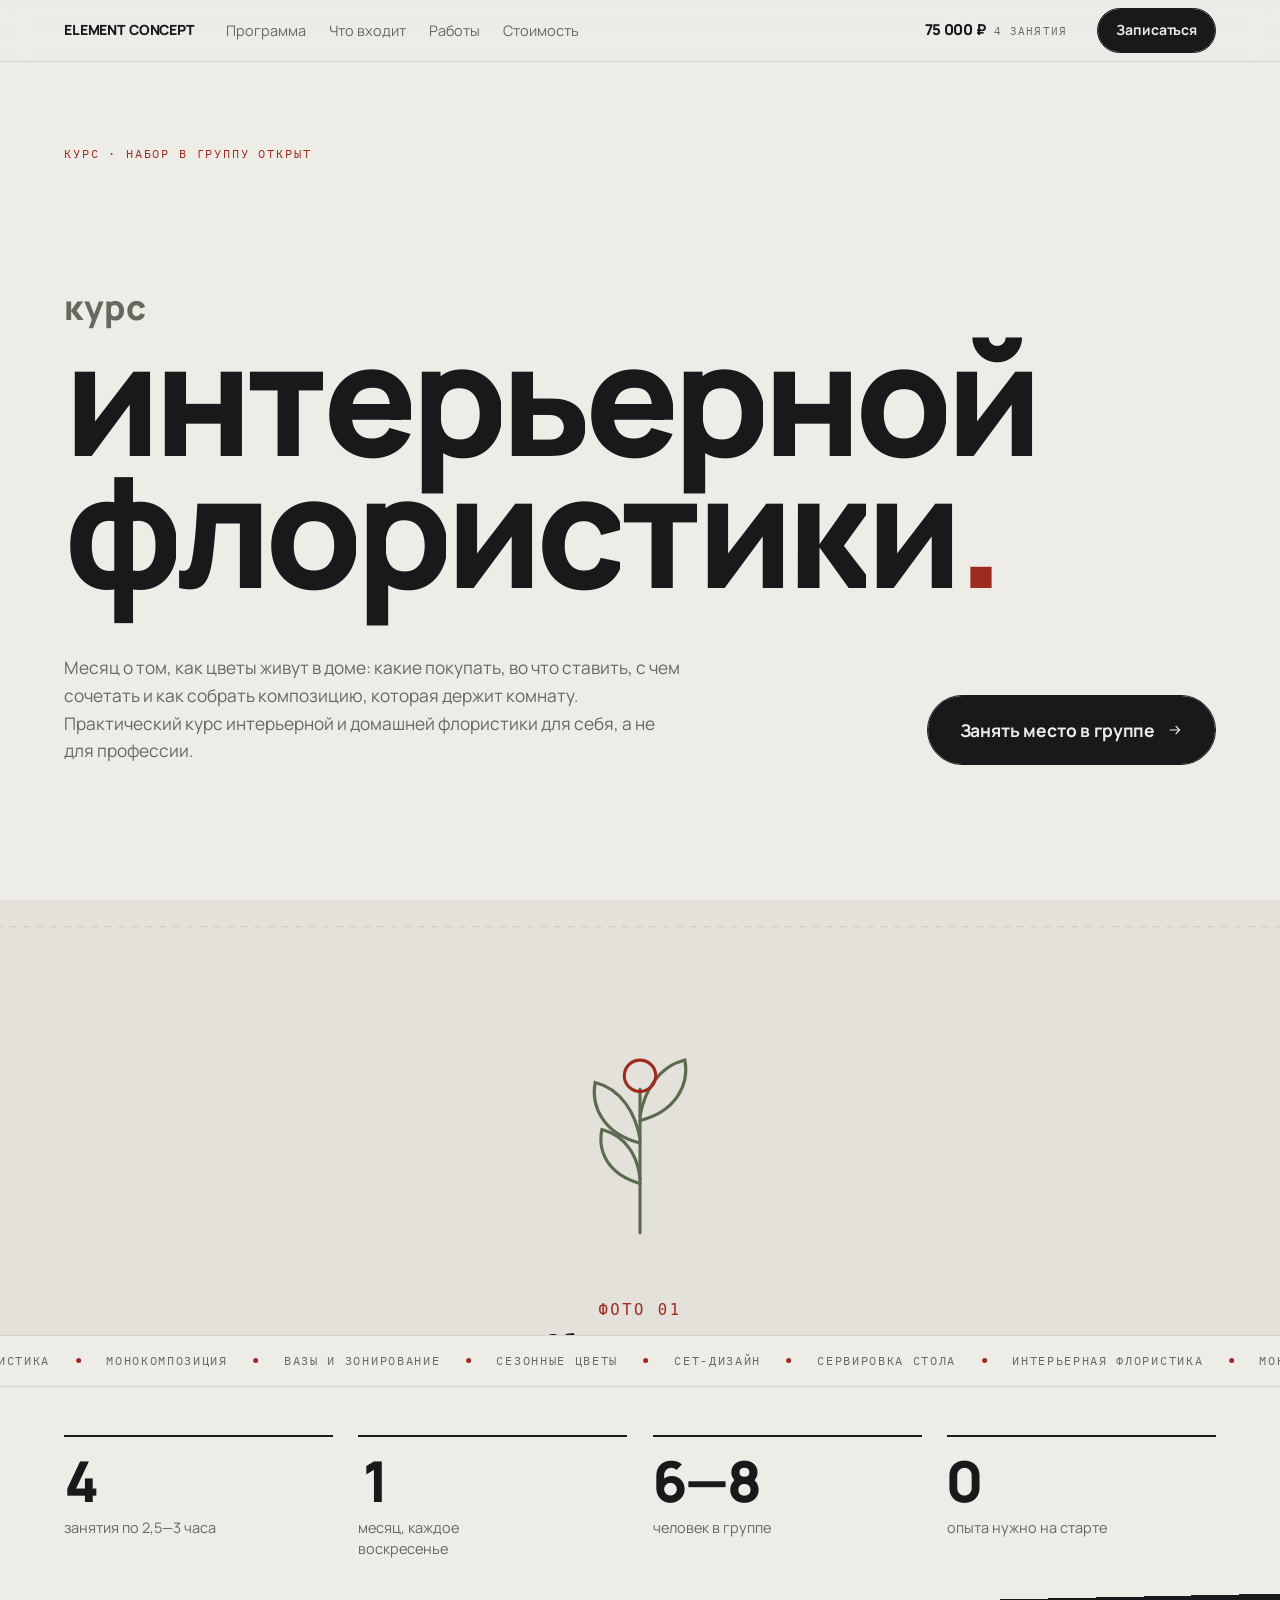
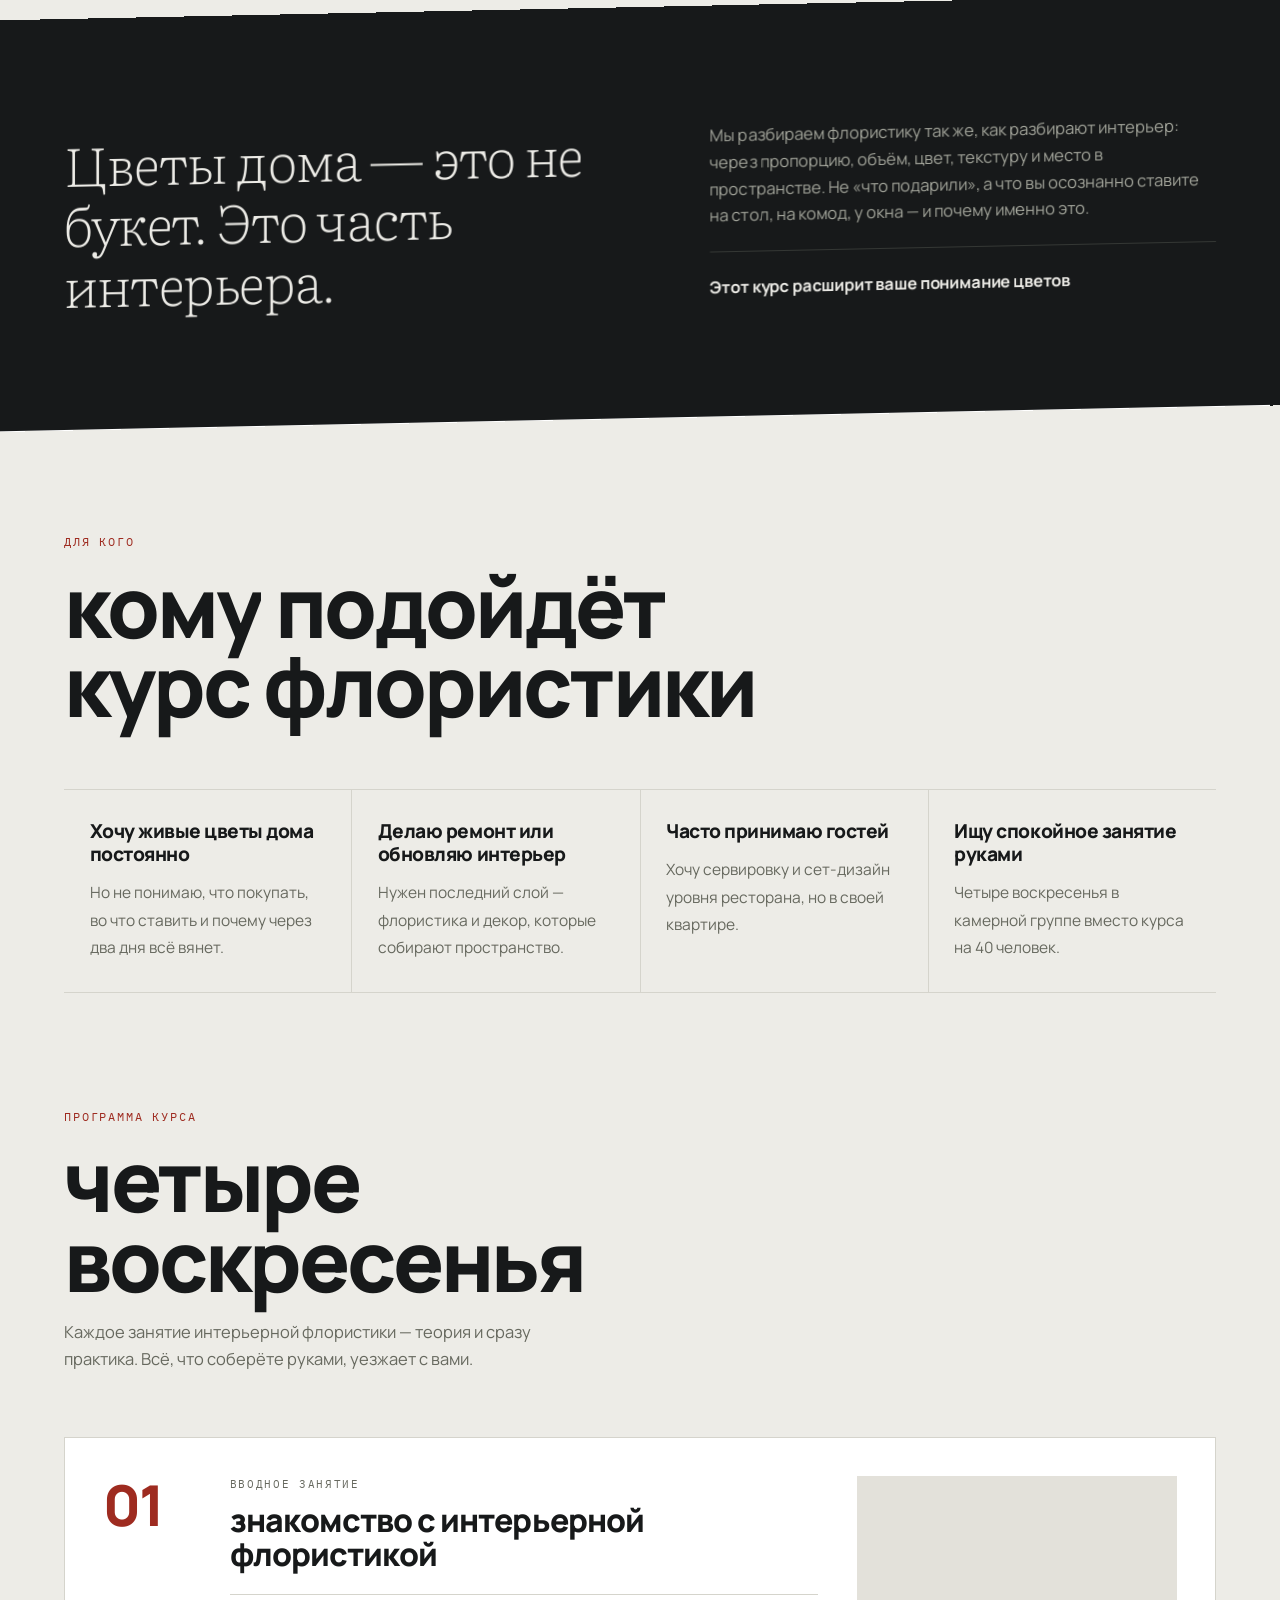
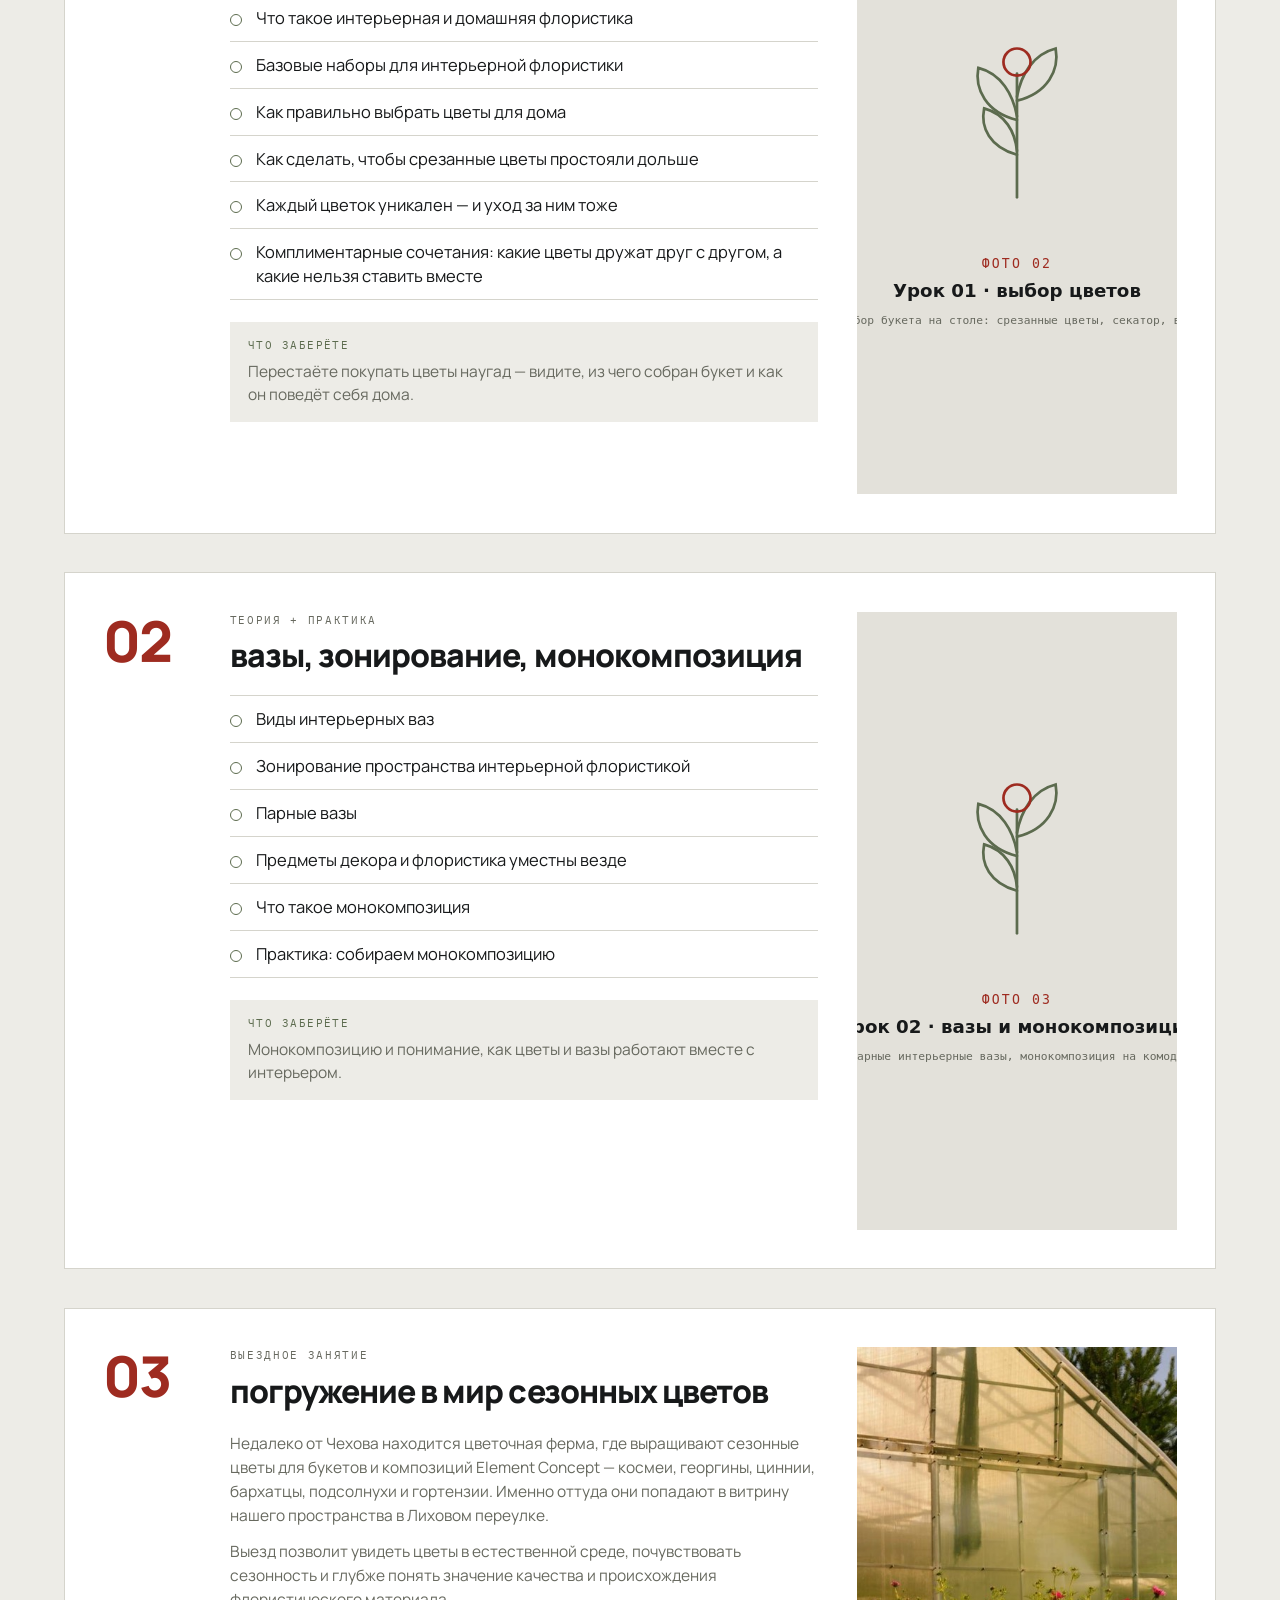
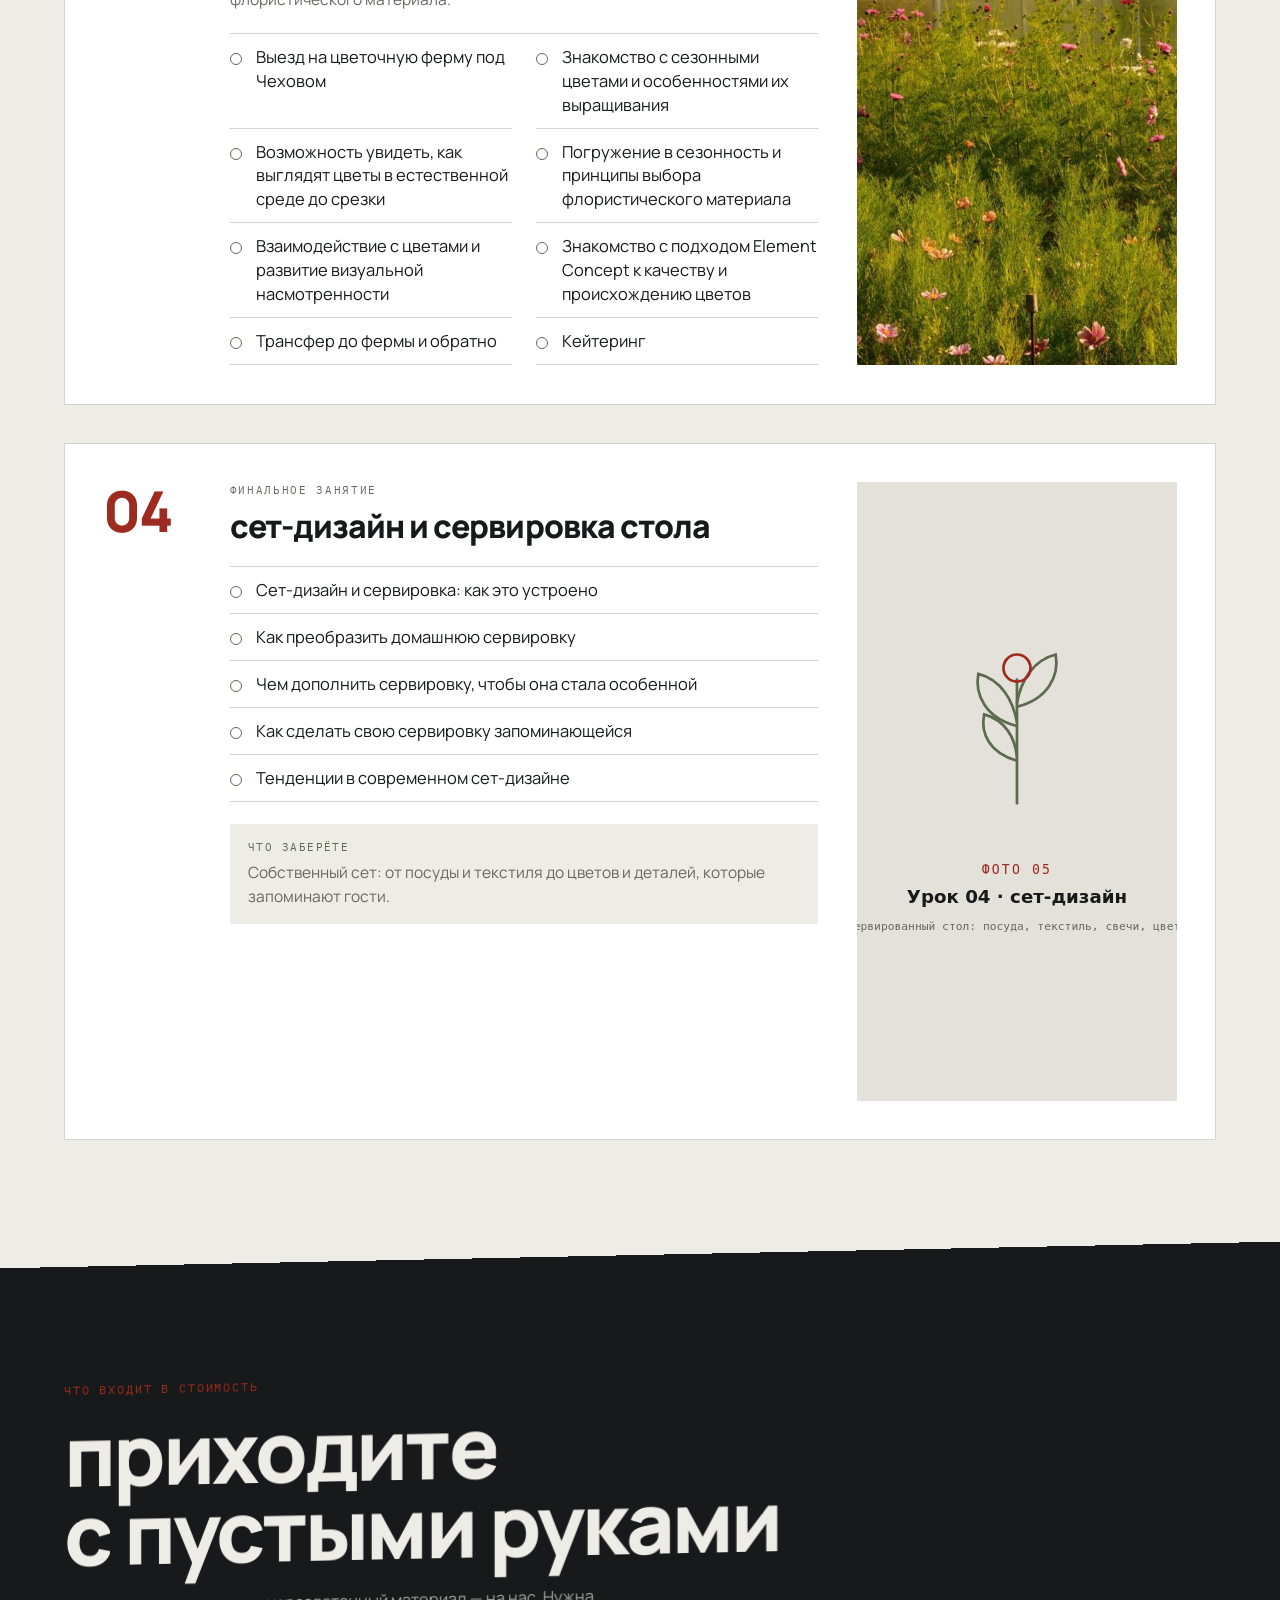
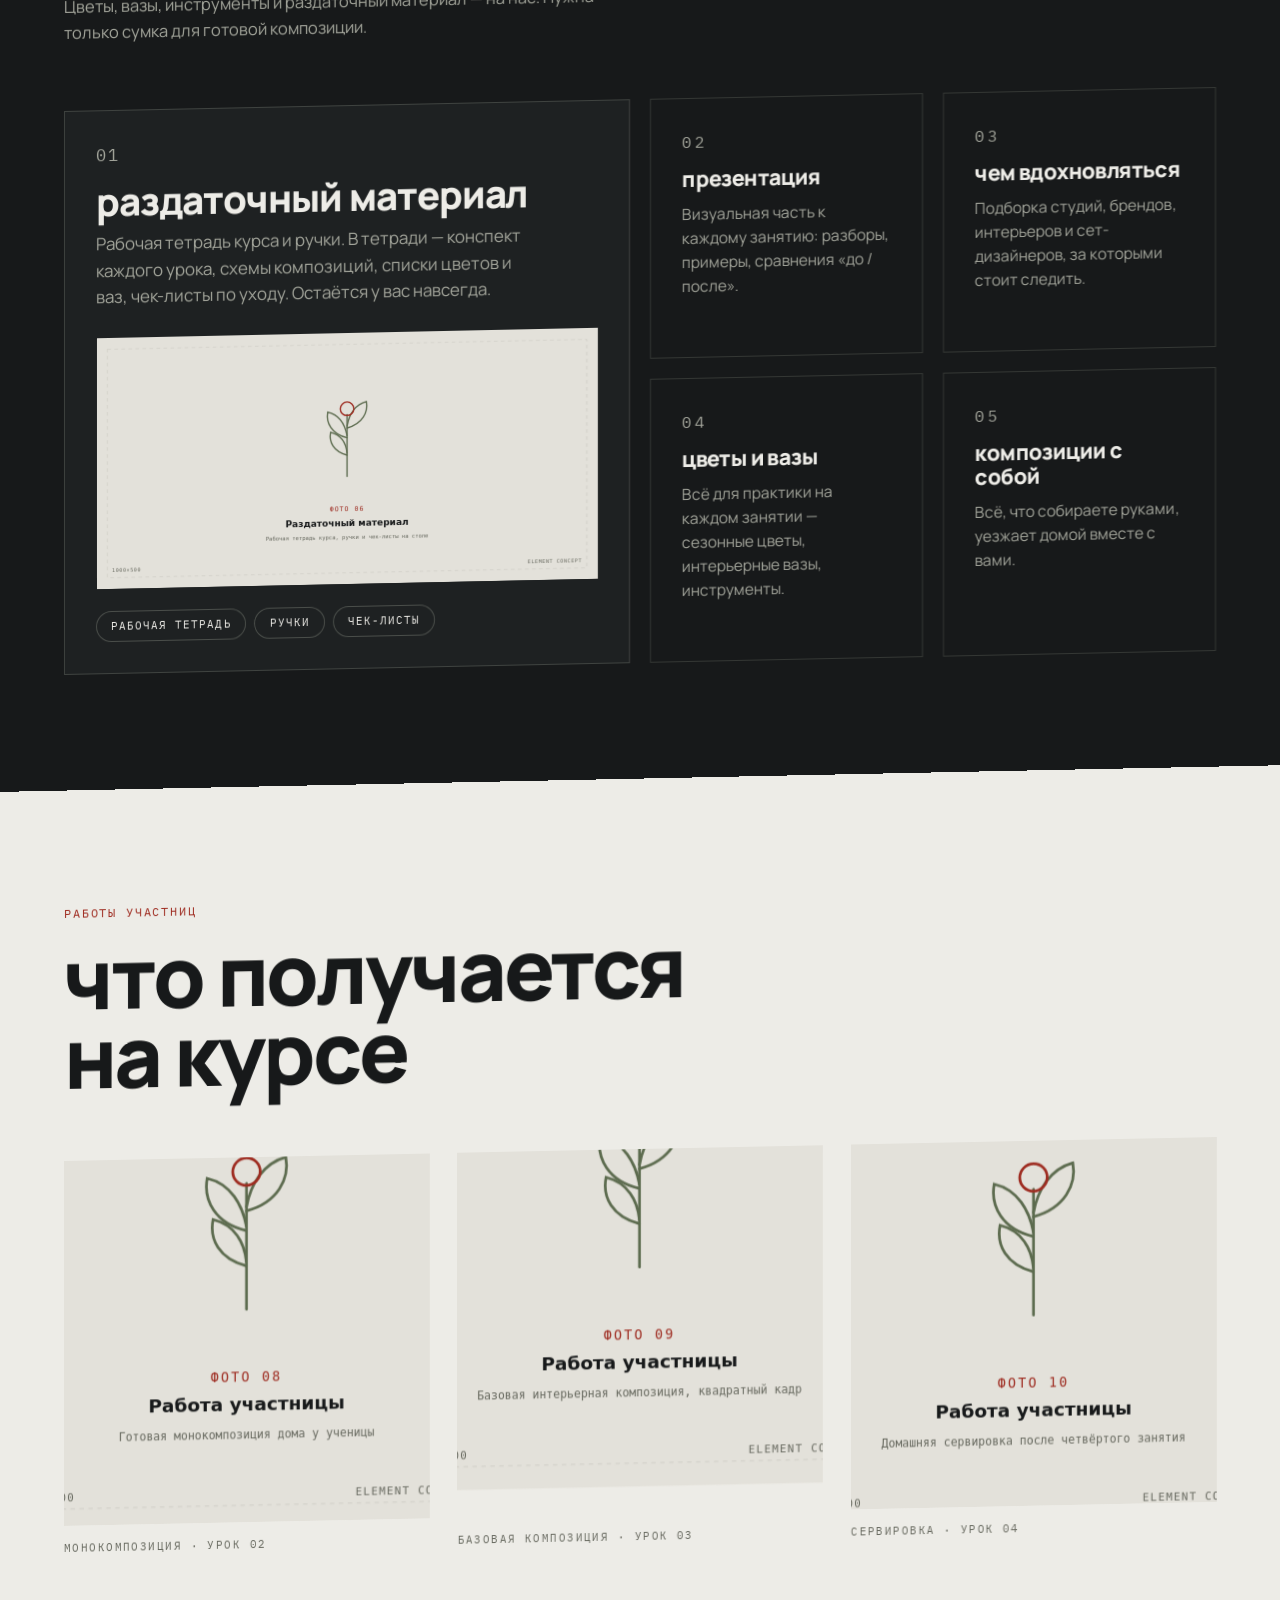
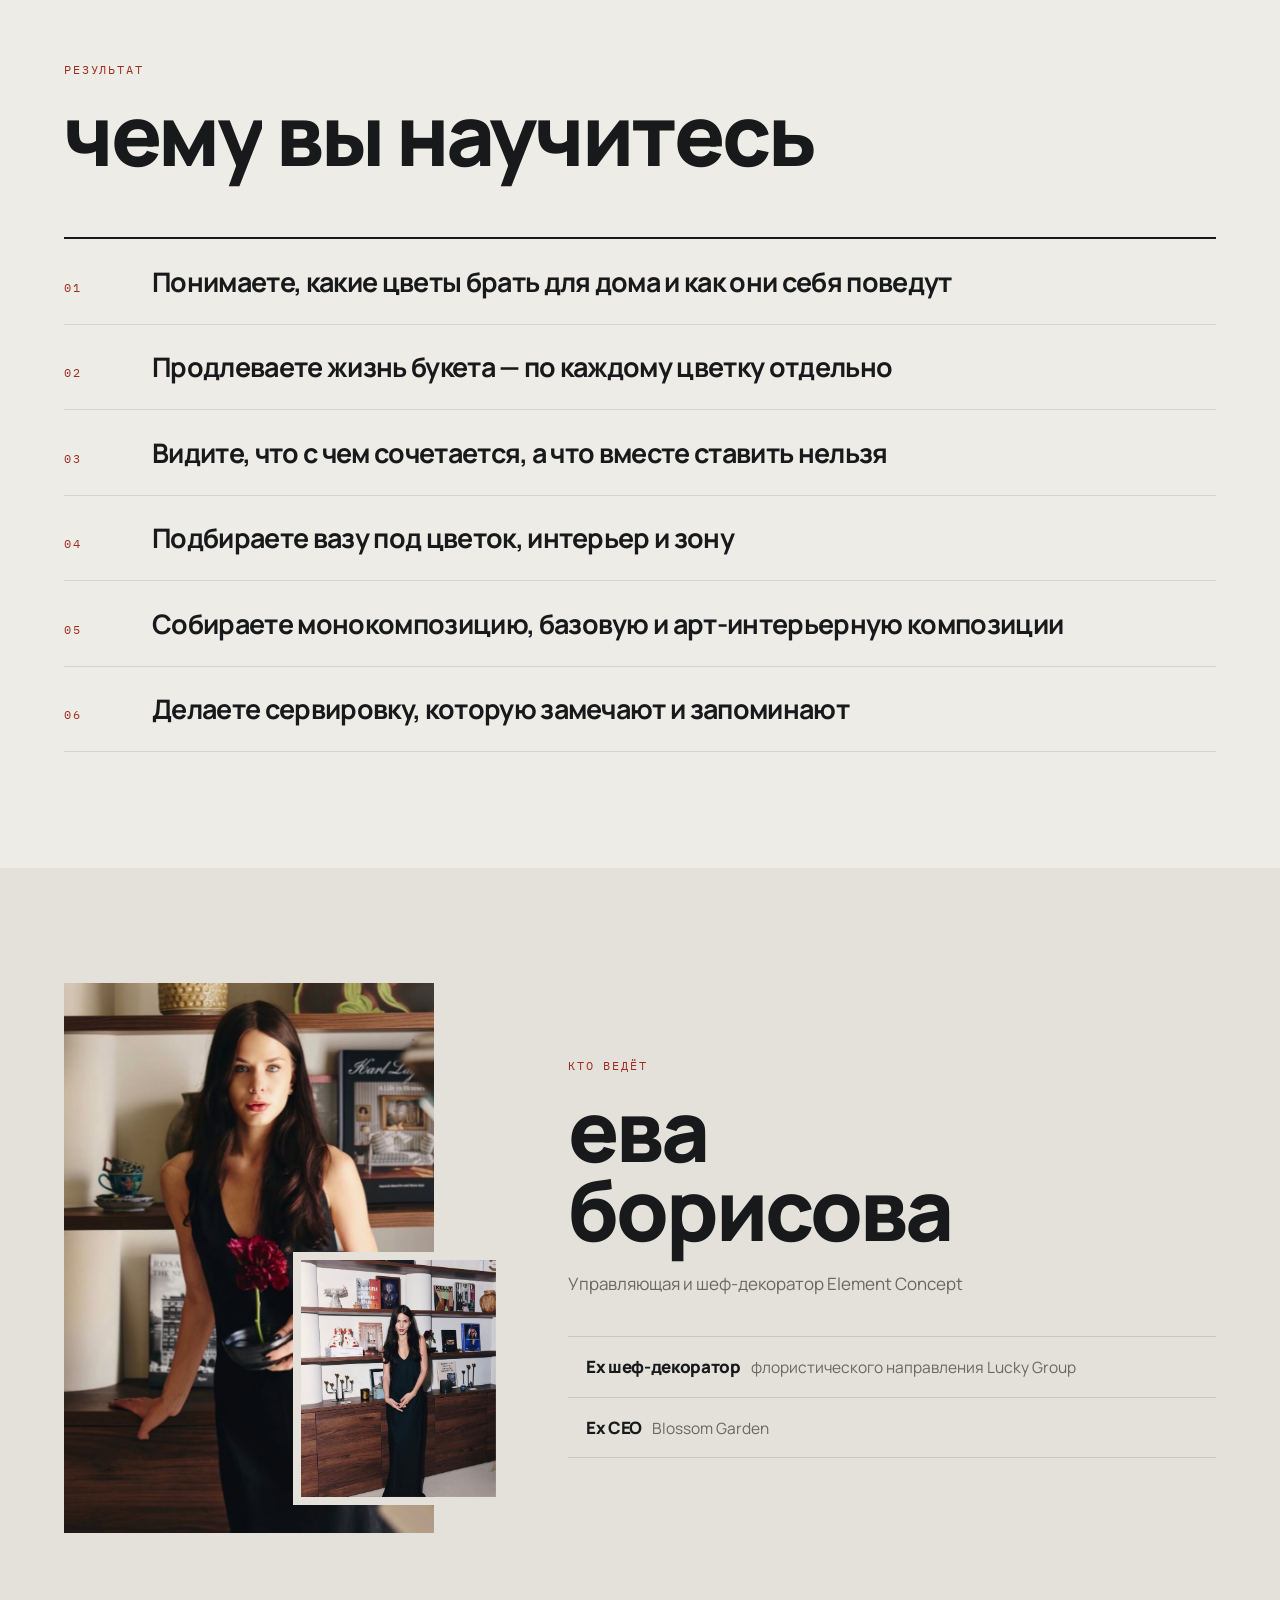
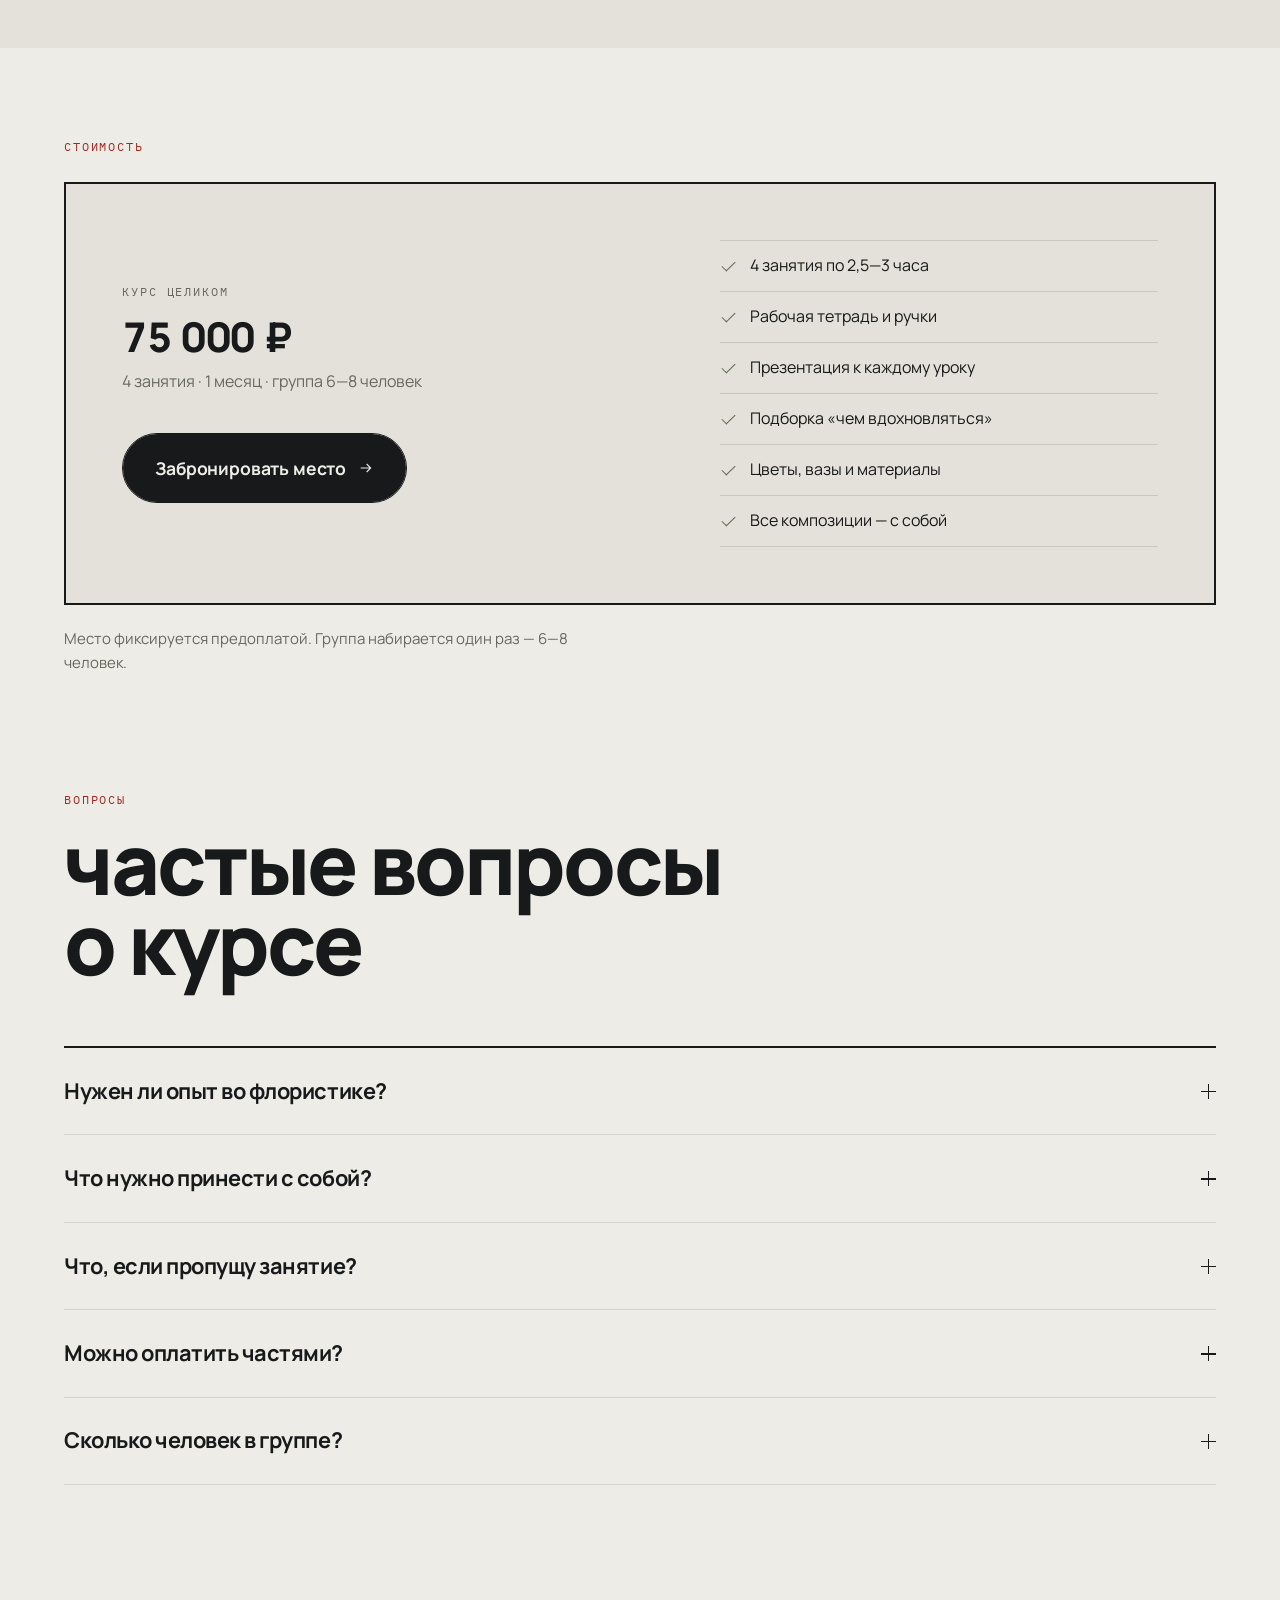
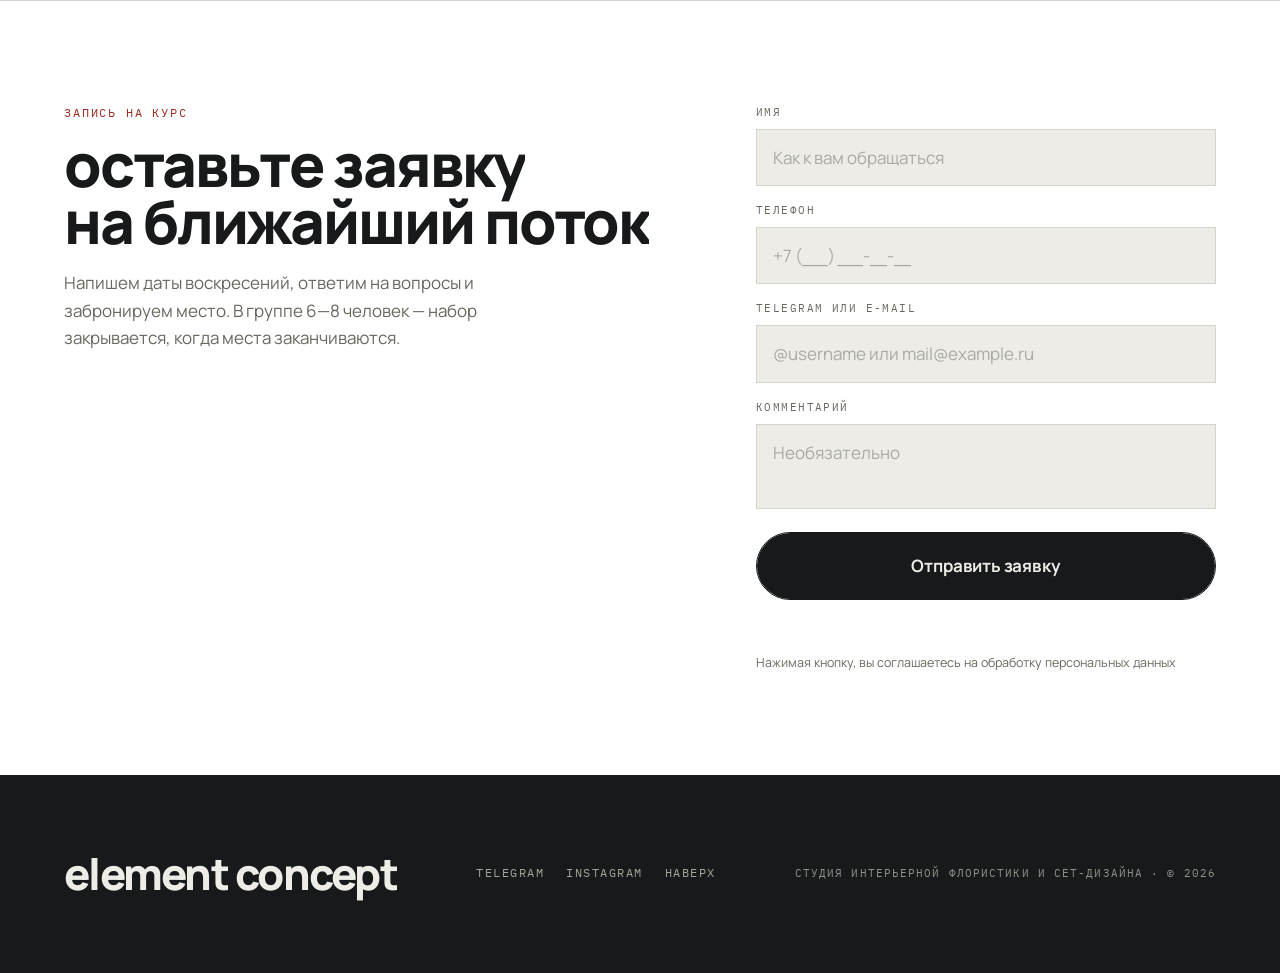
<file: docs/index.html>
<!doctype html>
<html lang="ru">
<head>
<meta charset="utf-8">
<meta name="viewport" content="width=device-width,initial-scale=1">

<title>Курс интерьерной флористики — 4 занятия, группа 6—8 человек | Element Concept</title>
<meta name="description" content="Курс интерьерной флористики Element Concept: 4 занятия по 2,5—3 часа за месяц, по воскресеньям, в группе 6—8 человек. Учим выбирать цветы для дома, подбирать вазы, знакомимся с сезонными цветами на ферме и делаем сервировку стола. Стоимость — 75 000 ₽.">
<meta name="robots" content="index,follow,max-image-preview:large">
<meta name="author" content="Element Concept">
<link rel="canonical" href="https://aidamirrrrrr.github.io/element-concept-course-landing/">

<meta property="og:type" content="website">
<meta property="og:locale" content="ru_RU">
<meta property="og:site_name" content="Element Concept">
<meta property="og:title" content="Курс интерьерной флористики — Element Concept">
<meta property="og:description" content="4 занятия по воскресеньям, группа 6—8 человек, 75 000 ₽. Цветы для дома, вазы, сезонная цветочная ферма, сет-дизайн и сервировка.">
<meta property="og:url" content="https://aidamirrrrrr.github.io/element-concept-course-landing/">
<meta property="og:image" content="https://aidamirrrrrr.github.io/element-concept-course-landing/img/ph/cover-strip.svg">
<meta name="twitter:card" content="summary_large_image">

<link rel="icon" href="data:image/svg+xml,%3Csvg xmlns='http://www.w3.org/2000/svg' viewBox='0 0 32 32'%3E%3Crect width='32' height='32' fill='%2317191A'/%3E%3Cpath d='M16 27V9' stroke='%235C6B4E' stroke-width='1.6' fill='none'/%3E%3Cpath d='M16 18c-6-1-8-6-7-10 4 1 6 5 7 9z' stroke='%235C6B4E' stroke-width='1.4' fill='none'/%3E%3Ccircle cx='16' cy='8' r='3.4' stroke='%239E2B20' stroke-width='1.6' fill='none'/%3E%3C/svg%3E">

<link rel="preload" href="fonts/manrope-800.woff2" as="font" type="font/woff2" crossorigin>
<link rel="preload" href="fonts/manrope-400.woff2" as="font" type="font/woff2" crossorigin>
<link rel="preload" href="fonts/manrope-700.woff2" as="font" type="font/woff2" crossorigin>
<link rel="preload" href="fonts/plex-mono-400.woff2" as="font" type="font/woff2" crossorigin>
<style>@font-face{font-family:'Manrope';font-style:normal;font-weight:400;font-display:swap;src:url('fonts/manrope-400.woff2') format('woff2')}@font-face{font-family:'Manrope';font-style:normal;font-weight:700;font-display:swap;src:url('fonts/manrope-700.woff2') format('woff2')}@font-face{font-family:'Manrope';font-style:normal;font-weight:800;font-display:swap;src:url('fonts/manrope-800.woff2') format('woff2')}@font-face{font-family:'Literata';font-style:normal;font-weight:200;font-display:swap;src:url('fonts/literata-200.woff2') format('woff2')}@font-face{font-family:'IBM Plex Mono';font-style:normal;font-weight:400;font-display:swap;src:url('fonts/plex-mono-400.woff2') format('woff2')}:root{--bone:#EDECE7;--paper:#FFFFFF;--ink:#17191A;--muted:#67695F;--line:#D5D4CC;--red:#9E2B20;--olive:#5C6B4E;--sand:#E3E1DA;--ink-2:#1E2122;--ink-line:#343734;--ink-mute:#A3A59B;--serif:"Literata",Georgia,serif;--sans:"Manrope",system-ui,-apple-system,sans-serif;--mono:"IBM Plex Mono",ui-monospace,monospace;--gutter:clamp(20px,5vw,72px);--maxw:1320px;--bar-h:62px;--ease:cubic-bezier(.2,.8,.25,1);--ease-mask:cubic-bezier(.66,0,.13,1)}*{box-sizing:border-box;margin:0;padding:0}html{scroll-behavior:smooth;-webkit-text-size-adjust:100%}body{background:var(--bone);color:var(--ink);font-family:var(--sans);font-size:17px;line-height:1.62;-webkit-font-smoothing:antialiased;overflow-x:hidden}img{display:block;max-width:100%}picture{display:block}a{color:inherit;text-decoration:none}button{font:inherit;color:inherit;background:none;border:0;cursor:pointer}ul,ol{list-style:none}dl,dt,dd{margin:0}mark{background:none;color:var(--red)}:focus-visible{outline:2px solid var(--red);outline-offset:3px}[hidden]{display:none !important}section[id]{scroll-margin-top:var(--bar-h)}.skip{position:absolute;left:-9999px;z-index:300;background:var(--ink);color:var(--bone);padding:12px 20px;font-size:13px}.skip:focus{left:8px;top:8px}.sr-only{position:absolute;width:1px;height:1px;overflow:hidden;clip:rect(0 0 0 0);white-space:nowrap}.wrap{max-width:var(--maxw);margin-inline:auto;padding-inline:var(--gutter)}.h2{font-weight:800;font-size:clamp(38px,6.6vw,86px);line-height:.94;letter-spacing:-.035em;text-transform:lowercase}.tag{font-family:var(--mono);font-size:11.5px;letter-spacing:.16em;text-transform:uppercase;color:var(--red)}.prog-line{position:fixed;inset:0 0 auto;height:2px;z-index:90;pointer-events:none}.prog-line i{display:block;height:100%;background:var(--red);transform:scaleX(0);transform-origin:0 50%}@supports (animation-timeline:scroll()){.prog-line i{animation:progGrow linear both;animation-timeline:scroll(root block)}@keyframes progGrow{from{transform:scaleX(0)}to{transform:scaleX(1)}}}.rv{opacity:0;transform:translateY(24px);transition:opacity .62s ease,transform .72s var(--ease);transition-delay:calc(var(--i,0)*70ms)}.rv.is-in{opacity:1;transform:none}@property --ps{syntax:"<number>";inherits:false;initial-value:1}.mask{overflow:hidden;position:relative}.mask picture{width:100%;height:100%;overflow:hidden;clip-path:inset(0 0 100% 0);transform:scale(1.06);transition:clip-path .78s var(--ease-mask),transform 1.1s var(--ease)}.mask.is-in picture{clip-path:inset(0 0 0 0);transform:scale(1)}.mask img{width:100%;height:100%;object-fit:cover;will-change:transform;transform:translate3d(0,var(--py,0px),0) scale(calc(var(--pz,1) * var(--ps,1)));transition:--ps .9s var(--ease)}[data-split]{--wd:0ms}.w{display:inline-block;overflow:hidden;vertical-align:top;padding-block:.5em;margin-block:-.5em}.w--b{display:block}.wg{display:inline-block;white-space:nowrap}.w>i{display:inline-block;font-style:normal;transform:translateY(115%);transition:transform .66s var(--ease-mask);transition-delay:var(--wd)}[data-split].is-in .w>i{transform:none}.cover [data-split] .w>i{transition-duration:.34s}.cover .rv{transition-duration:.4s}html.js [data-split]:not(.is-split){visibility:hidden}[data-skew]{transform:skewY(var(--skew,0deg));transform-origin:50% 50%;will-change:transform}[data-tilt]{transform:perspective(900px) rotateX(var(--rx,0deg)) rotateY(var(--ry,0deg));transition:transform .45s var(--ease)}.hl{color:color-mix(in srgb,currentColor calc(var(--o,.45)*100%),transparent);transition:color .18s linear}@media (prefers-reduced-motion:reduce){html{scroll-behavior:auto}.rv,.mask picture,.w>i{opacity:1;transform:none;clip-path:none;transition:none}.hl{color:currentColor}[data-tilt],[data-skew]{transform:none}.reel__d b{transition:none}.prog-line i{animation:none}.wk{position:static}}@media (prefers-contrast:more){:root{--muted:#4A4C45;--line:#B4B2A9;--ink-mute:#D2D4CB}.hl{color:currentColor}.btn{border-width:2px}}.bar{position:fixed;inset:0 0 auto;z-index:80;height:var(--bar-h);background:color-mix(in srgb,var(--bone) 90%,transparent);backdrop-filter:blur(12px);border-bottom:1px solid var(--line);transition:transform .5s var(--ease)}.bar.is-hidden{transform:translateY(-101%)}.bar__in{height:100%;max-width:var(--maxw);margin-inline:auto;padding-inline:var(--gutter);display:flex;align-items:center;gap:clamp(14px,2.4vw,34px)}.bar__logo{font-weight:800;font-size:14px;letter-spacing:-.01em;text-transform:uppercase;white-space:nowrap}.bar__nav{display:flex;gap:clamp(14px,1.8vw,26px);font-size:14.5px;color:var(--muted)}.bar__nav a{position:relative;padding-block:3px;transition:color .25s}.bar__nav a::after{content:"";position:absolute;inset:auto 0 0;height:1px;background:var(--ink);transform:scaleX(0);transform-origin:100% 50%;transition:transform .45s var(--ease)}.bar__nav a:hover{color:var(--ink)}.bar__nav a:hover::after{transform:scaleX(1);transform-origin:0 50%}.bar__price{margin-left:auto;display:flex;align-items:baseline;gap:9px;white-space:nowrap}.bar__price b{font-weight:800;font-size:15px;letter-spacing:-.02em}.bar__price span{font-family:var(--mono);font-size:10.5px;letter-spacing:.1em;text-transform:uppercase;color:var(--muted)}.burger{display:none;margin-left:auto;width:32px;height:32px;flex-direction:column;justify-content:center;align-items:flex-end;gap:6px}.burger i{width:20px;height:2px;background:var(--ink);transition:transform .35s var(--ease)}.burger[aria-expanded="true"] i:first-child{transform:translateY(4px) rotate(45deg)}.burger[aria-expanded="true"] i:last-child{transform:translateY(-4px) rotate(-45deg)}.menu{position:fixed;inset:var(--bar-h) 0 auto;z-index:79;background:var(--bone);border-bottom:1px solid var(--line);padding:14px var(--gutter) 26px;display:flex;flex-direction:column}.menu a{font-weight:800;font-size:26px;letter-spacing:-.03em;text-transform:lowercase;padding-block:11px;border-bottom:1px solid var(--line)}.menu a:last-child{border:0;color:var(--red)}@media (max-width:900px){.bar__nav,.bar .btn--s{display:none}.bar__price{margin-left:auto}.burger{display:flex;margin-left:14px}}.btn{position:relative;display:inline-flex;align-items:center;justify-content:center;gap:12px;color:var(--bone);font-weight:700;letter-spacing:-.01em;padding:16px 26px;border:1.5px solid var(--ink);border-radius:100px;overflow:hidden;isolation:isolate;transition:color .4s var(--ease),gap .35s var(--ease),transform .3s var(--ease)}.btn::before{content:"";position:absolute;inset:0;z-index:-1;background:var(--ink);transform:translateY(0);transition:transform .5s var(--ease-mask)}.btn:hover{color:var(--ink);gap:18px}.btn:hover::before{transform:translateY(101%)}.btn svg{flex:none;transition:transform .4s var(--ease)}.btn:hover svg{transform:translateX(4px)}.btn--s{padding:10px 18px;font-size:14px}.btn--big{padding:20px 32px;font-size:17.5px}.btn--wide{width:100%;padding-block:19px}.cover{padding-top:var(--bar-h)}.cover__top{min-height:calc(100svh - var(--bar-h));display:flex;flex-direction:column;justify-content:center;padding-block:clamp(32px,5vw,72px)}.cover__h{font-weight:800;font-size:clamp(56px,12.2vw,190px);line-height:.85;letter-spacing:-.045em;text-transform:lowercase;margin:clamp(18px,2.4vw,34px) 0 clamp(32px,4.5vw,60px)}.cover__h .dot{color:var(--red)}.cover__h-sm{display:block;font-size:.22em;letter-spacing:.02em;color:var(--muted);margin-bottom:.28em}.cover__row{display:flex;align-items:flex-end;justify-content:space-between;gap:clamp(24px,4vw,60px);flex-wrap:wrap;padding-bottom:clamp(30px,4vw,52px)}.cover__lead{max-width:56ch;font-size:clamp(17px,1.35vw,20px);color:var(--muted)}.cover__strip{height:clamp(240px,34vw,460px)}.mq{overflow:hidden;border-block:1px solid var(--line);padding-block:15px}.mq__row{display:flex;align-items:center;gap:clamp(18px,2vw,30px);width:max-content;will-change:transform}.mq__row span{font-family:var(--mono);font-size:12px;letter-spacing:.14em;text-transform:uppercase;color:var(--muted);white-space:nowrap}.mq__row i{flex:none;width:5px;height:5px;border-radius:50%;background:var(--red)}.stats{display:grid;grid-template-columns:repeat(4,1fr);gap:clamp(16px,2vw,32px);padding-block:clamp(30px,4vw,48px)}.stats>div{border-top:2px solid var(--ink);padding-top:16px}.stats dt{font-weight:800;font-size:clamp(34px,4.4vw,62px);line-height:1;letter-spacing:-.045em;font-variant-numeric:tabular-nums}.stats dd{margin-top:8px;font-size:14.5px;line-height:1.45;color:var(--muted);max-width:20ch}@media (max-width:900px){.stats{grid-template-columns:repeat(2,1fr)}}.say{background:var(--ink);color:var(--bone);padding-block:clamp(64px,9vw,132px)}.say__in{display:grid;grid-template-columns:minmax(0,1.15fr) minmax(0,1fr);gap:clamp(30px,5vw,80px);align-items:end}.say__q{font-family:var(--serif);font-weight:200;font-size:clamp(30px,4.2vw,62px);line-height:1.12;letter-spacing:-.015em}.say__txt p{color:var(--ink-mute);font-size:16.5px}.say__sig{margin-top:22px;padding-top:22px;border-top:1px solid var(--ink-line);color:var(--bone) !important;font-weight:700;letter-spacing:-.01em}@media (max-width:900px){.say__in{grid-template-columns:1fr}}.head{margin-bottom:clamp(36px,5vw,68px);max-width:900px}.head .h2{margin:14px 0 0}.head__note{margin-top:20px;max-width:54ch;color:var(--muted);font-size:16.5px}.head--inv .head__note{color:var(--ink-mute)}.who{padding-block:clamp(64px,9vw,132px)}.who__list{display:grid;grid-template-columns:repeat(4,1fr);gap:1px;background:var(--line);border-block:1px solid var(--line)}.who__list li{background:var(--bone);padding:clamp(22px,2.4vw,32px) clamp(18px,2vw,26px);transition:background .4s var(--ease),transform .5s var(--ease)}.who__list li:hover{background:var(--paper)}.who__list b{display:block;font-weight:800;font-size:clamp(17px,1.5vw,21px);line-height:1.2;letter-spacing:-.025em;margin-bottom:12px}.who__list span{color:var(--muted);font-size:15.5px;line-height:1.5}@media (max-width:1000px){.who__list{grid-template-columns:repeat(2,1fr)}}@media (max-width:600px){.who__list{grid-template-columns:1fr}}.prog{padding-bottom:clamp(64px,9vw,132px)}.weeks{display:flex;flex-direction:column;gap:clamp(20px,2.6vw,34px)}.wk{display:grid;grid-template-columns:88px minmax(0,1fr) minmax(0,320px);gap:clamp(20px,3vw,44px);align-items:start;background:var(--paper);border:1px solid var(--line);padding:clamp(24px,3vw,44px);transition:border-color .4s var(--ease)}.wk:hover{border-color:var(--ink)}.wk__rail{padding-top:6px}.wk__no{display:block;font-weight:800;font-size:clamp(40px,4.4vw,64px);line-height:.8;letter-spacing:-.05em;color:var(--red);position:sticky;top:calc(var(--bar-h) + 24px)}.wk__kicker{font-family:var(--mono);font-size:11px;letter-spacing:.15em;text-transform:uppercase;color:var(--muted)}.wk__t{font-weight:800;font-size:clamp(22px,2.5vw,36px);line-height:1.06;letter-spacing:-.03em;margin:10px 0 22px}.wk__desc{margin-bottom:22px;color:var(--muted);font-size:15.5px;line-height:1.55}.wk__desc p+p{margin-top:12px}.wk__list{border-top:1px solid var(--line)}.wk__list li{position:relative;padding:11px 0 11px 26px;border-bottom:1px solid var(--line);font-size:16.5px;line-height:1.45}.wk__list li::before{content:"";position:absolute;left:0;top:19px;width:10px;height:10px;border:1.5px solid var(--olive);border-radius:50%;transition:background .3s var(--ease)}.wk:hover .wk__list li::before{background:var(--olive)}@media (min-width:1081px){.wk__list--cols{display:grid;grid-template-columns:repeat(2,minmax(0,1fr));column-gap:24px}}.wk__out{margin-top:22px;padding:16px 18px;background:var(--bone);font-size:15.5px;line-height:1.5;color:var(--muted)}.wk__out span{display:block;font-family:var(--mono);font-size:10.5px;letter-spacing:.14em;text-transform:uppercase;color:var(--olive);margin-bottom:6px}.wk__img{align-self:stretch;min-height:260px}.wk:hover .wk__img img{--ps:1.05}@media (min-width:1081px) and (min-height:820px){.weeks{gap:clamp(26px,3vw,44px)}.weeks.can-stack .wk{position:sticky;min-height:var(--lesson-h);top:calc(var(--bar-h) + 20px + var(--n,0)*14px)}}.mask--side picture{clip-path:inset(0 100% 0 0)}.mask--side.is-in picture{clip-path:inset(0 0 0 0)}@media (max-width:1080px){.wk{grid-template-columns:70px minmax(0,1fr)}.wk__img{grid-column:1/-1;aspect-ratio:16/7;min-height:0;margin-top:6px}.wk__no{position:static}}@media (max-width:640px){.wk{grid-template-columns:1fr;gap:16px}.wk__no{font-size:38px}}.kit{background:var(--ink);color:var(--bone);padding-block:clamp(64px,9vw,132px)}.kit__grid{display:grid;grid-template-columns:repeat(4,1fr);gap:clamp(14px,1.6vw,22px)}.kit__hero,.kit__i{border:1px solid var(--ink-line);padding:clamp(22px,2.4vw,34px);display:flex;flex-direction:column;transition:background .45s var(--ease)}.kit__hero:hover,.kit__i:hover{background:var(--ink-2)}.kit__hero{grid-column:span 2;grid-row:span 2;background:var(--ink-2);border-color:#3F4340}.kit__no{font-family:var(--mono);font-size:11.5px;letter-spacing:.16em;color:var(--olive)}.kit__hero h3,.kit__i h3{font-weight:800;letter-spacing:-.028em;margin:14px 0 10px}.kit__hero h3{font-size:clamp(26px,3vw,42px);line-height:1.02}.kit__i h3{font-size:clamp(19px,1.7vw,25px);line-height:1.1}.kit__hero p,.kit__i p{color:var(--ink-mute);font-size:15.5px;line-height:1.55}.kit__hero p{font-size:17px;max-width:44ch}.kit__pic{margin-top:auto;padding-top:28px;flex:none}.kit__pic picture{aspect-ratio:16/8;height:auto}.chips{display:flex;flex-wrap:wrap;gap:8px;padding-top:22px}.chips li{border:1px solid #4A4E4A;border-radius:100px;padding:6px 14px;font-family:var(--mono);font-size:10.5px;letter-spacing:.1em;text-transform:uppercase}@media (max-width:1000px){.kit__grid{grid-template-columns:repeat(2,1fr)}.kit__hero{grid-column:span 2;grid-row:auto}}@media (max-width:560px){.kit__grid{grid-template-columns:1fr}.kit__hero{grid-column:auto}}.works{padding-block:clamp(64px,9vw,132px)}.works__grid{display:grid;grid-template-columns:repeat(3,1fr);gap:clamp(16px,2.2vw,30px)}.work picture{aspect-ratio:1/1;height:auto}.work:hover img{--ps:1.06}.work figcaption{margin-top:14px;font-family:var(--mono);font-size:11px;letter-spacing:.13em;text-transform:uppercase;color:var(--muted)}.works .mask{overflow:visible}@media (max-width:760px){.works__grid{grid-template-columns:1fr}}.res{padding-bottom:clamp(64px,9vw,132px)}.res__list{border-top:2px solid var(--ink)}.res__list li{display:grid;grid-template-columns:74px minmax(0,1fr);gap:14px;align-items:baseline;padding-block:clamp(16px,2vw,26px);border-bottom:1px solid var(--line);font-weight:700;font-size:clamp(18px,2.1vw,30px);line-height:1.24;letter-spacing:-.025em;transition:padding-left .4s var(--ease)}.res__list li:hover{padding-left:12px}.res__list span{font-family:var(--mono);font-size:12px;font-weight:400;letter-spacing:.14em;color:var(--red)}@media (max-width:560px){.res__list li{grid-template-columns:1fr;gap:4px}}.tut{background:var(--sand);padding-block:clamp(64px,9vw,132px)}.tut__in{display:grid;grid-template-columns:minmax(0,440px) minmax(0,1fr);gap:clamp(30px,5vw,80px);align-items:center}.tut__img{aspect-ratio:4/5;overflow:visible}.tut__img .tut__photo{position:absolute;display:block}.tut__img .tut__photo--main{inset:0 16% 0 0;width:auto;height:auto}.tut__img .tut__photo--accent{inset:auto 0 5% auto;width:48%;height:46%;border:8px solid var(--sand)}.tut__img .tut__photo--accent img{object-position:center 30%}.tut__txt .h2{margin:14px 0 22px}.tut__lead{max-width:52ch;color:var(--muted);font-size:17px}.tut__facts{margin-top:clamp(26px,3vw,40px);display:grid;gap:1px;background:#C9C7BF;border-block:1px solid #C9C7BF}.tut__facts li{background:var(--sand);padding:16px 0 16px 18px}.tut__facts b{font-weight:800;letter-spacing:-.02em;margin-right:10px}.tut__facts span{color:var(--muted);font-size:15.5px}@media (max-width:900px){.tut__in{grid-template-columns:1fr}}.price{padding-bottom:clamp(64px,9vw,132px);padding-top:clamp(48px,7vw,100px)}.price .head{margin-bottom:clamp(18px,2vw,26px)}.tick{display:grid;grid-template-columns:minmax(0,1.25fr) minmax(0,1fr);gap:clamp(28px,4vw,64px);align-items:center;background:var(--sand);border:2px solid var(--ink);padding:clamp(30px,4.4vw,64px)}.tick__kick{font-family:var(--mono);font-size:11.5px;letter-spacing:.16em;text-transform:uppercase;color:var(--muted)}.tick__n{font-weight:800;font-size:clamp(58px,10vw,140px);line-height:.84;letter-spacing:-.055em;margin:14px 0 12px;display:flex;align-items:baseline;gap:.08em;font-variant-numeric:tabular-nums}.reel{display:flex;align-items:baseline}.reel__d{display:inline-block;overflow:hidden;height:1em;line-height:1;font-style:normal;vertical-align:bottom}.reel__d b{display:block;font-weight:inherit;white-space:pre;transform:translateY(calc(var(--to,0)*-1em));transition:transform 1.5s var(--ease-mask);transition-delay:var(--wd,0ms)}.reel__gap{display:inline-block;font-style:normal;width:.26em}.tick__n i{font-style:normal;font-size:.32em;letter-spacing:-.02em}.tick__sub{color:var(--muted);font-size:16px;margin-bottom:clamp(24px,3vw,38px)}.tick__r li{position:relative;padding:12px 0 12px 30px;border-bottom:1px solid #C9C7BF;font-size:16px}.tick__r li:first-child{border-top:1px solid #C9C7BF}.tick__r li::before{content:"";position:absolute;left:2px;top:20px;width:12px;height:6px;border-left:1.6px solid var(--olive);border-bottom:1.6px solid var(--olive);transform:rotate(-45deg)}.price__note{margin-top:22px;color:var(--muted);font-size:15px;max-width:60ch}@media (max-width:900px){.tick{grid-template-columns:1fr}}.faq{padding-bottom:clamp(64px,9vw,132px)}.faq__list{border-top:2px solid var(--ink)}.qa{border-bottom:1px solid var(--line)}.qa h3{font:inherit}.qa__bar{width:100%;display:flex;align-items:center;justify-content:space-between;gap:24px;padding-block:clamp(18px,2vw,26px);text-align:left;font-weight:700;font-size:clamp(17px,1.7vw,24px);letter-spacing:-.022em;transition:color .25s,padding-left .4s var(--ease)}.qa__bar:hover{color:var(--red);padding-left:10px}.sign{position:relative;flex:none;width:15px;height:15px}.sign::before,.sign::after{content:"";position:absolute;background:currentColor;transition:transform .45s var(--ease)}.sign::before{inset:7px 0 auto;height:1.5px}.sign::after{inset:0 6.75px auto;width:1.5px;height:100%}.qa.is-open .sign::after{transform:scaleY(0)}.qa.is-open .sign::before{transform:rotate(180deg)}.qa__body{display:grid;grid-template-rows:0fr;transition:grid-template-rows .5s var(--ease)}.qa.is-open .qa__body{grid-template-rows:1fr}.qa__in{overflow:hidden;min-height:0}.qa__in p{padding-bottom:clamp(18px,2.2vw,28px);max-width:64ch;color:var(--muted);font-size:16.5px}.form{background:var(--paper);border-top:1px solid var(--line);padding-block:clamp(56px,8vw,116px)}.form__in{display:grid;grid-template-columns:minmax(0,1fr) minmax(0,460px);gap:clamp(32px,5vw,80px);align-items:start}.form__l .h2{margin:14px 0 20px;font-size:clamp(34px,4.8vw,60px)}.form__note{color:var(--muted);max-width:46ch}.form__r{display:flex;flex-direction:column;gap:16px}.fld span{display:block;font-family:var(--mono);font-size:11px;letter-spacing:.13em;text-transform:uppercase;color:var(--muted);margin-bottom:7px}.fld input,.fld textarea{width:100%;background:var(--bone);border:1px solid var(--line);padding:14px 16px;font:inherit;color:var(--ink);resize:none;transition:border-color .25s}.fld input::placeholder,.fld textarea::placeholder{color:#A9AAA2}.fld input:focus,.fld textarea:focus{outline:0;border-color:var(--ink)}.fld input.is-invalid{border-color:var(--red)}.form__status{min-height:1.5em;font-size:14px;color:var(--muted)}.form__status.is-error{color:var(--red)}.form__r button:disabled{opacity:.6;cursor:wait}.form__pd{font-size:12.5px;line-height:1.55;color:var(--muted)}@media (max-width:900px){.form__in{grid-template-columns:1fr}}.foot{background:var(--ink);color:var(--bone);padding-block:clamp(40px,5vw,64px)}.foot__in{display:flex;align-items:center;justify-content:space-between;gap:24px;flex-wrap:wrap}.foot__mark{font-weight:800;font-size:clamp(24px,3.4vw,46px);letter-spacing:-.04em}.foot__links{display:flex;gap:22px}.foot__links a{font-family:var(--mono);font-size:11.5px;letter-spacing:.13em;text-transform:uppercase;color:var(--ink-mute);transition:color .25s}.foot__links a:hover{color:var(--bone)}.foot__c{font-family:var(--mono);font-size:11px;letter-spacing:.1em;text-transform:uppercase;color:#8F9289}.dock{position:fixed;inset:auto 0 0;z-index:75;display:flex;align-items:center;justify-content:space-between;gap:18px;background:var(--ink);color:var(--bone);padding:12px var(--gutter);transform:translateY(100%);transition:transform .45s var(--ease)}.dock.is-on{transform:none}.dock b{font-weight:800;font-size:17px;letter-spacing:-.02em}.dock span{display:block;font-family:var(--mono);font-size:10px;letter-spacing:.1em;text-transform:uppercase;color:var(--ink-mute)}.dock .btn{border-color:var(--bone);color:var(--ink)}.dock .btn::before{background:var(--bone)}.dock .btn:hover{color:var(--bone)}@media (min-width:901px){.dock{display:none}}@media (max-width:900px){.foot{padding-bottom:calc(clamp(40px,5vw,64px) + 72px)}}@media print{.bar,.menu,.dock,.prog-line,.mq,.form__r,.skip{display:none !important}*{background:#fff !important;color:#000 !important;box-shadow:none !important}body{font-size:11pt;line-height:1.45}.cover__top{min-height:0}.cover__h{font-size:34pt}.h2{font-size:20pt}.wk{position:static;break-inside:avoid;border:1px solid #999}.qa__body{grid-template-rows:1fr}.qa__in{overflow:visible}.mask,.cover__strip,.wk__img,.work,.tut__img,.kit__pic{display:none}a[href^="http"]::after{content:" (" attr(href) ")";font-size:9pt}}</style>

<script>document.documentElement.classList.add('js')</script>

<script type="application/ld+json">
{
  "@context": "https://schema.org",
  "@graph": [
    {
      "@type": "Organization",
      "@id": "https://aidamirrrrrr.github.io/element-concept-course-landing/#org",
      "name": "Element Concept",
      "description": "Студия интерьерной флористики и сет-дизайна",
      "url": "https://aidamirrrrrr.github.io/element-concept-course-landing/"
    },
    {
      "@type": "Course",
      "name": "Курс интерьерной флористики",
      "description": "Курс из четырёх занятий об интерьерной и домашней флористике: выбор и уход за срезанными цветами, интерьерные вазы и зонирование, монокомпозиция, знакомство с сезонными цветами на ферме, сет-дизайн и сервировка стола.",
      "inLanguage": "ru",
      "provider": { "@id": "https://aidamirrrrrr.github.io/element-concept-course-landing/#org" },
      "educationalLevel": "Начальный, без подготовки",
      "teaches": [
        "Выбор цветов для дома",
        "Уход за срезанными цветами",
        "Подбор интерьерных ваз",
        "Монокомпозиция",
        "Сезонные цветы и выбор флористического материала",
        "Сет-дизайн и сервировка стола"
      ],
      "hasCourseInstance": {
        "@type": "CourseInstance",
        "courseMode": "Offline",
        "courseWorkload": "PT12H",
        "maximumAttendeeCapacity": 8,
        "courseSchedule": {
          "@type": "Schedule",
          "repeatFrequency": "P1W",
          "byDay": "https://schema.org/Sunday",
          "repeatCount": 4,
          "duration": "PT3H"
        }
      },
      "offers": {
        "@type": "Offer",
        "price": "75000",
        "priceCurrency": "RUB",
        "category": "Полный курс, 4 занятия",
        "availability": "https://schema.org/LimitedAvailability"
      }
    },
    {
      "@type": "FAQPage",
      "mainEntity": [
        { "@type": "Question", "name": "Нужен ли опыт во флористике?",
          "acceptedAnswer": { "@type": "Answer", "text": "Нет. Курс интерьерной флористики рассчитан на тех, кто начинает с нуля и хочет собирать цветы для своего дома, а не работать флористом." } },
        { "@type": "Question", "name": "Что нужно принести с собой на занятие?",
          "acceptedAnswer": { "@type": "Answer", "text": "Ничего. Цветы, интерьерные вазы, инструменты и раздаточный материал входят в стоимость курса. Понадобится только сумка для готовой композиции." } },
        { "@type": "Question", "name": "Что будет, если пропустить занятие?",
          "acceptedAnswer": { "@type": "Answer", "text": "Мы присылаем презентацию и конспект урока, а практику разбираем отдельно по договорённости внутри потока." } },
        { "@type": "Question", "name": "Можно оплатить курс частями?",
          "acceptedAnswer": { "@type": "Answer", "text": "Да, оплату частями обсуждаем индивидуально при бронировании. Предоплата фиксирует место в группе." } },
        { "@type": "Question", "name": "Сколько человек в группе?",
          "acceptedAnswer": { "@type": "Answer", "text": "От 6 до 8 человек. Камерный формат нужен, чтобы у каждого участника была практика с разбором преподавателя." } }
      ]
    }
  ]
}
</script>
</head>
<body>

<a class="skip" href="#main">Перейти к содержанию</a>

<div class="prog-line" aria-hidden="true"><i></i></div>

<!-- ─── Шапка ─────────────────────────────────────────── -->
<header class="bar">
  <div class="bar__in">
    <a class="bar__logo" href="#top">Element&nbsp;Concept</a>
    <nav class="bar__nav" aria-label="Разделы страницы">
      <a href="#program">Программа</a>
      <a href="#kit">Что входит</a>
      <a href="#works">Работы</a>
      <a href="#price">Стоимость</a>
    </nav>
    <p class="bar__price"><b>75 000 ₽</b><span>4 занятия</span></p>
    <a class="btn btn--s" href="#form" data-mag>Записаться</a>
    <button class="burger" type="button" aria-expanded="false" aria-controls="menu" aria-label="Открыть меню"><i></i><i></i></button>
  </div>
</header>

<div class="menu" id="menu" hidden>
  <a href="#program">Программа</a>
  <a href="#kit">Что входит</a>
  <a href="#works">Работы</a>
  <a href="#price">Стоимость</a>
  <a href="#form">Записаться</a>
</div>

<main id="main">

<!-- ─── 1. Обложка ────────────────────────────────────── -->
<section class="cover" id="top" aria-label="Курс интерьерной флористики">
  <div class="wrap cover__top">
    <p class="tag">Курс · Набор в группу открыт</p>

    <h1 class="cover__h" data-split="chars">
      <span class="cover__h-sm" data-block>курс</span>интерьерной<br>флористики<span class="dot">.</span>
    </h1>

    <div class="cover__row">
      <p class="cover__lead">
        Месяц о том, как цветы живут в доме: какие покупать, во что ставить,
        с чем сочетать и как собрать композицию, которая держит комнату.
        Практический курс интерьерной и домашней флористики для себя, а не для профессии.
      </p>
      <a class="btn btn--big" href="#form" data-mag>
        Занять место в группе
        <svg viewBox="0 0 24 24" width="16" height="16" aria-hidden="true"><path d="M4 12h15M13 6l6 6-6 6" fill="none" stroke="currentColor" stroke-width="1.6"/></svg>
      </a>
    </div>
  </div>

  <figure class="cover__strip mask" data-par="0.34">
    <picture><img src="img/ph/cover-strip.svg" alt="Интерьерная композиция из живых цветов в жилом пространстве" width="1800" height="600" fetchpriority="high"></picture>
  </figure>

  <div class="mq" aria-hidden="true">
    <div class="mq__row">
      <span>интерьерная флористика</span><i></i><span>монокомпозиция</span><i></i>
      <span>вазы и зонирование</span><i></i><span>сезонные цветы</span><i></i>
      <span>сет-дизайн</span><i></i><span>сервировка стола</span><i></i>
    </div>
  </div>

  <div class="wrap">
    <dl class="stats">
      <div class="rv"><dt data-count="4">0</dt><dd>занятия по 2,5—3 часа</dd></div>
      <div class="rv" style="--i:1"><dt data-count="1">0</dt><dd>месяц, каждое воскресенье</dd></div>
      <div class="rv" style="--i:2"><dt data-count="8" data-prefix="6—">0</dt><dd>человек в группе</dd></div>
      <div class="rv" style="--i:3"><dt data-count="0">0</dt><dd>опыта нужно на старте</dd></div>
    </dl>
  </div>
</section>

<!-- ─── 2. Манифест ───────────────────────────────────── -->
<section class="say" aria-label="О подходе" data-skew>
  <div class="wrap say__in">
    <p class="say__q" data-hl data-par-y="-40">Цветы дома — это не букет. Это часть интерьера.</p>
    <div class="say__txt rv" data-par-y="26">
      <p>
        Мы разбираем флористику так же, как разбирают интерьер: через пропорцию,
        объём, цвет, текстуру и место в пространстве. Не «что подарили», а что
        вы осознанно ставите на стол, на комод, у окна — и почему именно это.
      </p>
      <p class="say__sig">Этот курс расширит ваше понимание цветов</p>
    </div>
  </div>
</section>

<!-- ─── 3. Для кого ───────────────────────────────────── -->
<section class="who" id="who">
  <div class="wrap">
    <header class="head">
      <p class="tag rv">Для кого</p>
      <h2 class="h2" data-split>кому подойдёт<br>курс флористики</h2>
    </header>
    <ul class="who__list" role="list">
      <li class="rv" data-tilt><b>Хочу живые цветы дома постоянно</b><span>Но не понимаю, что покупать, во что ставить и почему через два дня всё вянет.</span></li>
      <li class="rv" style="--i:1" data-tilt><b>Делаю ремонт или обновляю интерьер</b><span>Нужен последний слой — флористика и декор, которые собирают пространство.</span></li>
      <li class="rv" style="--i:2" data-tilt><b>Часто принимаю гостей</b><span>Хочу сервировку и сет-дизайн уровня ресторана, но в своей квартире.</span></li>
      <li class="rv" style="--i:3" data-tilt><b>Ищу спокойное занятие руками</b><span>Четыре воскресенья в камерной группе вместо курса на 40 человек.</span></li>
    </ul>
  </div>
</section>

<!-- ─── 4. Программа ──────────────────────────────────── -->
<section class="prog" id="program">
  <div class="wrap">
    <header class="head">
      <p class="tag rv">Программа курса</p>
      <h2 class="h2" data-split>четыре<br>воскресенья</h2>
      <p class="head__note rv">Каждое занятие интерьерной флористики — теория и сразу практика. Всё, что соберёте руками, уезжает с вами.</p>
    </header>

    <ol class="weeks" role="list">

      <li class="wk rv" style="--n:0">
        <div class="wk__rail" data-par-y="-44"><span class="wk__no">01</span></div>
        <div class="wk__card">
          <p class="wk__kicker">Вводное занятие</p>
          <h3 class="wk__t">знакомство с интерьерной флористикой</h3>
          <ul class="wk__list" role="list">
            <li>Что такое интерьерная и домашняя флористика</li>
            <li>Базовые наборы для интерьерной флористики</li>
            <li>Как правильно выбрать цветы для дома</li>
            <li>Как сделать, чтобы срезанные цветы простояли дольше</li>
            <li>Каждый цветок уникален — и уход за ним тоже</li>
            <li>Комплиментарные сочетания: какие цветы дружат друг с другом, а какие нельзя ставить вместе</li>
          </ul>
          <p class="wk__out"><span>Что заберёте</span>Перестаёте покупать цветы наугад — видите, из чего собран букет и как он поведёт себя дома.</p>
        </div>
        <figure class="wk__img mask" data-par="0.22">
          <picture><img src="img/ph/week-01.svg" alt="Урок 1: выбор срезанных цветов для дома и уход за букетом" width="800" height="1200" loading="lazy" decoding="async"></picture>
        </figure>
      </li>

      <li class="wk rv" style="--n:1">
        <div class="wk__rail" data-par-y="-44"><span class="wk__no">02</span></div>
        <div class="wk__card">
          <p class="wk__kicker">Теория + практика</p>
          <h3 class="wk__t">вазы, зонирование, монокомпозиция</h3>
          <ul class="wk__list" role="list">
            <li>Виды интерьерных ваз</li>
            <li>Зонирование пространства интерьерной флористикой</li>
            <li>Парные вазы</li>
            <li>Предметы декора и флористика уместны везде</li>
            <li>Что такое монокомпозиция</li>
            <li>Практика: собираем монокомпозицию</li>
          </ul>
          <p class="wk__out"><span>Что заберёте</span>Монокомпозицию и понимание, как цветы и вазы работают вместе с интерьером.</p>
        </div>
        <figure class="wk__img mask" data-par="0.22">
          <picture><img src="img/ph/week-02.svg" alt="Урок 2: интерьерные вазы, зонирование пространства и монокомпозиция" width="800" height="1200" loading="lazy" decoding="async"></picture>
        </figure>
      </li>

      <li class="wk rv" style="--n:2">
        <div class="wk__rail" data-par-y="-44"><span class="wk__no">03</span></div>
        <div class="wk__card">
          <p class="wk__kicker">Выездное занятие</p>
          <h3 class="wk__t">погружение в мир сезонных цветов</h3>
          <div class="wk__desc">
            <p>Недалеко от Чехова находится цветочная ферма, где выращивают сезонные цветы для букетов и композиций Element Concept — космеи, георгины, циннии, бархатцы, подсолнухи и гортензии. Именно оттуда они попадают в витрину нашего пространства в Лиховом переулке.</p>
            <p>Выезд позволит увидеть цветы в естественной среде, почувствовать сезонность и глубже понять значение качества и происхождения флористического материала.</p>
          </div>
          <ul class="wk__list wk__list--cols" role="list">
            <li>Выезд на цветочную ферму под Чеховом</li>
            <li>Знакомство с сезонными цветами и особенностями их выращивания</li>
            <li>Возможность увидеть, как выглядят цветы в естественной среде до срезки</li>
            <li>Погружение в сезонность и принципы выбора флористического материала</li>
            <li>Взаимодействие с цветами и развитие визуальной насмотренности</li>
            <li>Знакомство с подходом Element Concept к качеству и происхождению цветов</li>
            <li>Трансфер до фермы и обратно</li>
            <li>Кейтеринг</li>
          </ul>
        </div>
        <figure class="wk__img mask" data-par="0.22">
          <picture><img src="img/lesson-03-flower-farm.jpg" alt="Сезонные космеи у теплицы на цветочной ферме под Чеховом" width="800" height="1066" loading="lazy" decoding="async"></picture>
        </figure>
      </li>

      <li class="wk rv" style="--n:3">
        <div class="wk__rail" data-par-y="-44"><span class="wk__no">04</span></div>
        <div class="wk__card">
          <p class="wk__kicker">Финальное занятие</p>
          <h3 class="wk__t">сет-дизайн и сервировка стола</h3>
          <ul class="wk__list" role="list">
            <li>Сет-дизайн и сервировка: как это устроено</li>
            <li>Как преобразить домашнюю сервировку</li>
            <li>Чем дополнить сервировку, чтобы она стала особенной</li>
            <li>Как сделать свою сервировку запоминающейся</li>
            <li>Тенденции в современном сет-дизайне</li>
          </ul>
          <p class="wk__out"><span>Что заберёте</span>Собственный сет: от посуды и текстиля до цветов и деталей, которые запоминают гости.</p>
        </div>
        <figure class="wk__img mask" data-par="0.22">
          <picture><img src="img/ph/week-04.svg" alt="Урок 4: сет-дизайн и сервировка праздничного стола с флористикой" width="800" height="1200" loading="lazy" decoding="async"></picture>
        </figure>
      </li>

    </ol>
  </div>
</section>

<!-- ─── 5. Что входит ─────────────────────────────────── -->
<section class="kit" id="kit" data-skew>
  <div class="wrap">
    <header class="head head--inv">
      <p class="tag rv">Что входит в стоимость</p>
      <h2 class="h2" data-split>приходите<br>с пустыми руками</h2>
      <p class="head__note rv">Цветы, вазы, инструменты и раздаточный материал — на нас. Нужна только сумка для готовой композиции.</p>
    </header>

    <div class="kit__grid">
      <article class="kit__hero rv">
        <p class="kit__no">01</p>
        <h3>раздаточный материал</h3>
        <p>Рабочая тетрадь курса и ручки. В тетради — конспект каждого урока,
           схемы композиций, списки цветов и ваз, чек-листы по уходу. Остаётся у вас навсегда.</p>
        <figure class="kit__pic mask">
          <picture><img src="img/ph/kit-materials.svg" alt="Раздаточный материал курса: рабочая тетрадь, ручки и чек-листы" width="1000" height="500" loading="lazy" decoding="async"></picture>
        </figure>
        <ul class="chips" role="list"><li>Рабочая тетрадь</li><li>Ручки</li><li>Чек-листы</li></ul>
      </article>

      <article class="kit__i rv" style="--i:1" data-tilt>
        <p class="kit__no">02</p><h3>презентация</h3>
        <p>Визуальная часть к каждому занятию: разборы, примеры, сравнения «до / после».</p>
      </article>
      <article class="kit__i rv" style="--i:2" data-tilt>
        <p class="kit__no">03</p><h3>чем вдохновляться</h3>
        <p>Подборка студий, брендов, интерьеров и сет-дизайнеров, за которыми стоит следить.</p>
      </article>
      <article class="kit__i rv" style="--i:3" data-tilt>
        <p class="kit__no">04</p><h3>цветы и вазы</h3>
        <p>Всё для практики на каждом занятии — сезонные цветы, интерьерные вазы, инструменты.</p>
      </article>
      <article class="kit__i rv" style="--i:4" data-tilt>
        <p class="kit__no">05</p><h3>композиции с собой</h3>
        <p>Всё, что собираете руками, уезжает домой вместе с вами.</p>
      </article>
    </div>
  </div>
</section>

<!-- ─── 6. Работы ─────────────────────────────────────── -->
<section class="works" id="works" data-skew aria-label="Работы участниц">
  <div class="wrap">
    <header class="head">
      <p class="tag rv">Работы участниц</p>
      <h2 class="h2" data-split>что получается<br>на курсе</h2>
    </header>
    <div class="works__grid">
      <figure class="work mask" data-par="0.26" data-par-zoom="0.4">
        <picture><img src="img/ph/work-01.svg" alt="Монокомпозиция, собранная участницей курса интерьерной флористики" width="800" height="800" loading="lazy" decoding="async"></picture>
        <figcaption>Монокомпозиция · урок 02</figcaption>
      </figure>
      <figure class="work mask mask--side" data-par="0.4" data-par-zoom="0.4">
        <picture><img src="img/ph/work-02.svg" alt="Базовая интерьерная композиция из живых цветов" width="800" height="800" loading="lazy" decoding="async"></picture>
        <figcaption>Базовая композиция · урок 03</figcaption>
      </figure>
      <figure class="work mask" data-par="0.18" data-par-zoom="0.4">
        <picture><img src="img/ph/work-03.svg" alt="Домашняя сервировка стола с флористикой после занятия по сет-дизайну" width="800" height="800" loading="lazy" decoding="async"></picture>
        <figcaption>Сервировка · урок 04</figcaption>
      </figure>
    </div>
  </div>
</section>

<!-- ─── 7. Результат ──────────────────────────────────── -->
<section class="res" id="result">
  <div class="wrap">
    <header class="head">
      <p class="tag rv">Результат</p>
      <h2 class="h2" data-split>чему вы научитесь</h2>
    </header>
    <ul class="res__list" role="list">
      <li class="rv"><span>01</span>Понимаете, какие цветы брать для дома и как они себя поведут</li>
      <li class="rv" style="--i:1"><span>02</span>Продлеваете жизнь букета — по каждому цветку отдельно</li>
      <li class="rv" style="--i:2"><span>03</span>Видите, что с чем сочетается, а что вместе ставить нельзя</li>
      <li class="rv" style="--i:3"><span>04</span>Подбираете вазу под цветок, интерьер и зону</li>
      <li class="rv" style="--i:4"><span>05</span>Собираете монокомпозицию, базовую и арт-интерьерную композиции</li>
      <li class="rv" style="--i:5"><span>06</span>Делаете сервировку, которую замечают и запоминают</li>
    </ul>
  </div>
</section>

<!-- ─── 8. Преподаватель ──────────────────────────────── -->
<section class="tut" id="tutor" aria-label="Кто ведёт курс">
  <div class="wrap tut__in">
    <figure class="tut__img mask mask--side" data-par="0.3">
      <picture class="tut__photo tut__photo--main"><img src="img/eva-borisova-01.jpg" alt="Ева Борисова, управляющая и шеф-декоратор Element Concept" width="1206" height="1599" loading="lazy" decoding="async"></picture>
      <picture class="tut__photo tut__photo--accent"><img src="img/eva-borisova-02.jpg" alt="Ева Борисова в пространстве Element Concept" width="1206" height="1599" loading="lazy" decoding="async"></picture>
    </figure>
    <div class="tut__txt" data-par-y="-34">
      <p class="tag rv">Кто ведёт</p>
      <h2 class="h2" data-split>ева<br>борисова</h2>
      <p class="rv tut__lead">Управляющая и шеф-декоратор Element Concept</p>
      <ul class="tut__facts" role="list">
        <li class="rv" data-tilt><b>Ex шеф-декоратор</b><span>флористического направления Lucky Group</span></li>
        <li class="rv" style="--i:1" data-tilt><b>Ex CEO</b><span>Blossom Garden</span></li>
      </ul>
    </div>
  </div>
</section>

<!-- ─── 9. Стоимость ──────────────────────────────────── -->
<section class="price" id="price">
  <div class="wrap">
    <header class="head">
      <p class="tag rv">Стоимость</p>
      <h2 class="h2 sr-only">Стоимость курса интерьерной флористики</h2>
    </header>
    <div class="tick rv">
      <div class="tick__l">
        <p class="tick__kick">Курс целиком</p>
        <p class="tick__n"><span class="reel" data-reel="75 000" data-reel-label="75 000 рублей" role="text"></span><i>₽</i></p>
        <p class="tick__sub">4 занятия · 1 месяц · группа 6—8 человек</p>
        <a class="btn btn--big" href="#form" data-mag>
          Забронировать место
          <svg viewBox="0 0 24 24" width="16" height="16" aria-hidden="true"><path d="M4 12h15M13 6l6 6-6 6" fill="none" stroke="currentColor" stroke-width="1.6"/></svg>
        </a>
      </div>
      <ul class="tick__r" role="list">
        <li>4 занятия по 2,5—3 часа</li>
        <li>Рабочая тетрадь и ручки</li>
        <li>Презентация к каждому уроку</li>
        <li>Подборка «чем вдохновляться»</li>
        <li>Цветы, вазы и материалы</li>
        <li>Все композиции — с собой</li>
      </ul>
    </div>
    <p class="price__note rv">Место фиксируется предоплатой. Группа набирается один раз — 6—8 человек.</p>
  </div>
</section>

<!-- ─── 10. Вопросы ───────────────────────────────────── -->
<section class="faq" id="faq">
  <div class="wrap">
    <header class="head">
      <p class="tag rv">Вопросы</p>
      <h2 class="h2" data-split>частые вопросы<br>о курсе</h2>
    </header>
    <div class="faq__list">
      <div class="qa rv">
        <h3><button class="qa__bar" type="button" aria-expanded="false" aria-controls="qa-1"><span>Нужен ли опыт во флористике?</span><i class="sign" aria-hidden="true"></i></button></h3>
        <div class="qa__body" id="qa-1"><div class="qa__in"><p>Нет. Курс интерьерной флористики рассчитан на тех, кто начинает с нуля и хочет собирать цветы для своего дома, а не работать флористом.</p></div></div>
      </div>
      <div class="qa rv" style="--i:1">
        <h3><button class="qa__bar" type="button" aria-expanded="false" aria-controls="qa-2"><span>Что нужно принести с собой?</span><i class="sign" aria-hidden="true"></i></button></h3>
        <div class="qa__body" id="qa-2"><div class="qa__in"><p>Ничего. Цветы, интерьерные вазы, инструменты и раздаточный материал входят в стоимость. Понадобится только сумка для готовой композиции.</p></div></div>
      </div>
      <div class="qa rv" style="--i:2">
        <h3><button class="qa__bar" type="button" aria-expanded="false" aria-controls="qa-3"><span>Что, если пропущу занятие?</span><i class="sign" aria-hidden="true"></i></button></h3>
        <div class="qa__body" id="qa-3"><div class="qa__in"><p>Присылаем презентацию и конспект урока, практику разбираем отдельно — по договорённости внутри потока.</p></div></div>
      </div>
      <div class="qa rv" style="--i:3">
        <h3><button class="qa__bar" type="button" aria-expanded="false" aria-controls="qa-4"><span>Можно оплатить частями?</span><i class="sign" aria-hidden="true"></i></button></h3>
        <div class="qa__body" id="qa-4"><div class="qa__in"><p>Да, оплату частями обсуждаем индивидуально при бронировании. Предоплата фиксирует место в группе.</p></div></div>
      </div>
      <div class="qa rv" style="--i:4">
        <h3><button class="qa__bar" type="button" aria-expanded="false" aria-controls="qa-5"><span>Сколько человек в группе?</span><i class="sign" aria-hidden="true"></i></button></h3>
        <div class="qa__body" id="qa-5"><div class="qa__in"><p>От 6 до 8. Камерный формат нужен, чтобы у каждой участницы была практика с разбором преподавателя.</p></div></div>
      </div>
    </div>
  </div>
</section>

<!-- ─── 11. Заявка ────────────────────────────────────── -->
<section class="form" id="form">
  <div class="wrap form__in">
    <div class="form__l">
      <p class="tag rv">Запись на курс</p>
      <h2 class="h2" data-split>оставьте заявку<br>на ближайший поток</h2>
      <p class="form__note rv">Напишем даты воскресений, ответим на вопросы и забронируем место.
         В группе 6—8 человек — набор закрывается, когда места заканчиваются.</p>
    </div>
    <form class="form__r rv" novalidate>
      <label class="fld"><span>Имя</span><input type="text" name="name" placeholder="Как к вам обращаться" autocomplete="name" minlength="2" maxlength="80" required></label>
      <label class="fld"><span>Телефон</span><input type="tel" name="tel" placeholder="+7 (___) ___-__-__" autocomplete="tel" inputmode="tel" data-mask="phone" maxlength="18" required></label>
      <label class="fld"><span>Telegram или e-mail</span><input type="text" name="contact" placeholder="@username или mail@example.ru" maxlength="120"></label>
      <label class="fld"><span>Комментарий</span><textarea name="msg" rows="2" placeholder="Необязательно" maxlength="1000"></textarea></label>
      <button class="btn btn--wide" type="submit" data-mag>Отправить заявку</button>
      <p class="form__status" role="status" aria-live="polite"></p>
      <p class="form__pd">Нажимая кнопку, вы соглашаетесь на обработку персональных данных</p>
    </form>
  </div>
</section>

</main>

<footer class="foot">
  <div class="wrap foot__in">
    <p class="foot__mark" data-split>element concept</p>
    <div class="foot__links">
      <a href="#">Telegram</a><a href="#">Instagram</a><a href="#top">Наверх</a>
    </div>
    <p class="foot__c">Студия интерьерной флористики и сет-дизайна · © 2026</p>
  </div>
</footer>

<div class="dock" hidden>
  <p><b>75 000 ₽</b><span>курс целиком · 4 занятия</span></p>
  <a class="btn btn--s" href="#form">Записаться</a>
</div>

<script>/* ═══════════════════════════════════════════════════════════
   Element Concept — лендинг курса. Только UI-поведение.
   Вся прокрутка обслуживается одним rAF-циклом: слушатель
   scroll лишь поднимает флаг, чтение layout — раз в кадр.
   ═══════════════════════════════════════════════════════════ */
(() => {
  'use strict';

  const calm = matchMedia('(prefers-reduced-motion: reduce)').matches;
  const fine = matchMedia('(hover: hover) and (pointer: fine)').matches;
  const lerp = (a, b, t) => a + (b - a) * t;
  const clamp01 = v => (v < 0 ? 0 : v > 1 ? 1 : v);

  /* ─── Разбивка заголовков на слова ─────────────────────── */
  /* Каждое слово — маска с внутренним <i>, который выезжает снизу.
     Разметку переписываем до первой отрисовки, иначе будет мигание. */
  const split = el => {
    const out = document.createDocumentFragment();
    const chars = el.dataset.split === 'chars';
    let n = 0;

    el.childNodes.forEach(node => {
      if (node.nodeType === Node.ELEMENT_NODE && node.tagName === 'BR') {
        out.appendChild(node.cloneNode());
        return;
      }
      // Вложенные теги (.dot, .cover__h-sm) анимируем целиком, не разбирая.
      if (node.nodeType === Node.ELEMENT_NODE) {
        // Блочные вставки получают маску во всю строку, а не инлайновую.
        const block = node.hasAttribute('data-block');
        // Точка приклеена к предыдущему слову — пробел перед ней убираем.
        if (node.classList.contains('dot') && out.lastChild &&
            out.lastChild.nodeType === Node.TEXT_NODE) {
          out.removeChild(out.lastChild);
        }
        const wrap = document.createElement('span');
        wrap.className = block ? 'w w--b' : 'w';
        const inner = document.createElement('i');
        inner.style.setProperty('--wd', `${n++ * 42}ms`);
        inner.appendChild(node.cloneNode(true));
        wrap.appendChild(inner);
        out.appendChild(wrap);
        if (!block) out.appendChild(document.createTextNode(' '));
        return;
      }
      (node.textContent.match(/\S+/g) || []).forEach(word => {
        // chars — маска на каждую букву; слово остаётся неразрывным блоком,
        // иначе перенос строки рвёт его посреди символов.
        if (chars) {
          const group = document.createElement('span');
          group.className = 'wg';
          [...word].forEach(ch => {
            const wrap = document.createElement('span');
            wrap.className = 'w';
            const inner = document.createElement('i');
            inner.textContent = ch;
            inner.style.setProperty('--wd', `${n++ * 9}ms`);
            wrap.appendChild(inner);
            group.appendChild(wrap);
          });
          out.appendChild(group);
          out.appendChild(document.createTextNode(' '));
          return;
        }
        const wrap = document.createElement('span');
        wrap.className = 'w';
        const inner = document.createElement('i');
        inner.textContent = word;
        inner.style.setProperty('--wd', `${n++ * 42}ms`);
        wrap.appendChild(inner);
        out.appendChild(wrap);
        out.appendChild(document.createTextNode(' '));
      });
    });

    el.replaceChildren(out);
    el.classList.add('is-split');
  };

  /* Заголовок первого экрана разбираем сразу — он скрыт до разбора, и без
     этого браузеру нечего рисовать. Остальные девять ждут первой отрисовки:
     до неё каждая лишняя перестройка DOM — это пустой экран у зрителя. */
  const splitTargets = [...document.querySelectorAll('[data-split]')];
  const above = splitTargets.filter(el => el.closest('.cover'));
  above.forEach(split);

  /* ─── Текст, загорающийся по мере прокрутки ────────────── */
  let hlTargets = [];
  const initHl = () => {
    hlTargets = [...document.querySelectorAll('[data-hl]')].map(el => {
      const frag = document.createDocumentFragment();
      (el.textContent.match(/\S+/g) || []).forEach(word => {
        const s = document.createElement('span');
        s.className = 'hl';
        s.textContent = word;
        frag.appendChild(s);
        frag.appendChild(document.createTextNode(' '));
      });
      el.replaceChildren(frag);
      return { el, words: [...el.querySelectorAll('.hl')] };
    });
  };

  /* ─── Одноразовые появления ────────────────────────────── */
  /* Наблюдатели заводятся не сразу, а после прелоадера: иначе всё, что
     попало в первый экран, доигрывает под шторкой и выезжает уже готовым. */
  const revealables = document.querySelectorAll('.rv, .mask, [data-split]');

  const startReveals = () => {
    if (calm || !('IntersectionObserver' in window)) {
      revealables.forEach(el => el.classList.add('is-in'));
      return;
    }
    const io = new IntersectionObserver((entries, obs) => {
      entries.forEach(e => {
        if (!e.isIntersecting) return;
        e.target.classList.add('is-in');
        obs.unobserve(e.target);
      });
    }, { rootMargin: '0px 0px -8% 0px', threshold: 0.08 });
    revealables.forEach(el => io.observe(el));
  };

  /* ─── Счётчики ─────────────────────────────────────────── */
  const runCount = el => {
    const to = +el.dataset.count;
    const prefix = el.dataset.prefix || '';
    const group = 'group' in el.dataset;
    const fmt = v => prefix + (group ? v.toLocaleString('ru-RU') : String(v));

    if (calm || to === 0) { el.textContent = fmt(to); return; }

    const dur = 1100 + Math.min(to, 75000) / 75000 * 600;
    const t0 = performance.now();
    const tick = now => {
      const p = clamp01((now - t0) / dur);
      // easeOutExpo — быстрый разгон и мягкая доводка до финального числа
      const e = p === 1 ? 1 : 1 - Math.pow(2, -10 * p);
      el.textContent = fmt(Math.round(to * e));
      if (p < 1) requestAnimationFrame(tick);
    };
    requestAnimationFrame(tick);
  };

  const counters = document.querySelectorAll('[data-count]');
  const startCounters = () => {
    if (!('IntersectionObserver' in window)) { counters.forEach(runCount); return; }
    const cio = new IntersectionObserver((entries, obs) => {
      entries.forEach(e => {
        if (!e.isIntersecting) return;
        runCount(e.target);
        obs.unobserve(e.target);
      });
    }, { threshold: 0.6 });
    counters.forEach(el => cio.observe(el));
  };

  /* ─── Общий цикл прокрутки ─────────────────────────────── */
  // Полосу прогресса ведёт CSS scroll-таймлайн, если он поддерживается.
  const cssTimeline = CSS.supports('animation-timeline', 'scroll()');
  const progress = cssTimeline ? null : document.querySelector('.prog-line i');
  const bar = document.querySelector('.bar');
  /* Параллакс двигаем на <img> через --py, а шторка кадра живёт на <picture>:
     так две анимации не спорят за одно свойство transform. */
  const parallax = [...document.querySelectorAll('[data-par]')].map(el => {
    const amount = parseFloat(el.dataset.par) || 0.1;
    // Запас масштаба задаётся отдельно: в сетке из нескольких кадров нужен
    // общий зум, иначе соседние карточки выглядят по-разному в покое.
    const zoom = parseFloat(el.dataset.parZoom) || amount;
    const img = el.querySelector('img');
    if (img) img.style.setProperty('--pz', 1 + zoom);
    return { el, img, amount: Math.min(amount, zoom) };
  }).filter(p => p.img);

  let ticking = false;
  let lastY = scrollY;
  let barHidden = false;
  let scrollVel = 0;   // px за кадр прокрутки — им подкручивается бегущая строка
  let scrollDir = 1;

  const frame = () => {
    ticking = false;
    const y = scrollY;
    const vh = innerHeight;

    if (progress) {
      const max = document.body.scrollHeight - vh;
      progress.style.transform = `scaleX(${max > 0 ? clamp01(y / max) : 0})`;
    }

    const delta = y - lastY;
    if (delta) scrollDir = delta > 0 ? 1 : -1;
    scrollVel = Math.max(scrollVel, Math.min(Math.abs(delta), 90));

    // Шапка прячется при движении вниз и возвращается при первом движении вверх.
    if (bar) {
      const should = delta > 0 && y > 260;
      if (should !== barHidden) {
        barHidden = should;
        bar.classList.toggle('is-hidden', should);
      }
    }
    lastY = y;

    if (calm) return;

    /* Сначала читаем всю геометрию, потом пишем стили: чередование чтения
       и записи заставляет браузер пересчитывать лейаут на каждой итерации. */
    const writes = [];

    parallax.forEach(({ el, img, amount }) => {
      const r = el.getBoundingClientRect();
      if (r.bottom < -200 || r.top > vh + 200) return;
      // -1 над экраном … +1 под экраном; сдвиг вдвое меньше запаса масштаба
      const p = (r.top + r.height / 2 - vh / 2) / (vh / 2 + r.height / 2);
      const py = `${(p * amount * r.height * 0.5).toFixed(1)}px`;
      writes.push(() => img.style.setProperty('--py', py));
    });

    hlTargets.forEach(({ el, words }) => {
      const r = el.getBoundingClientRect();
      if (r.bottom < 0 || r.top > vh) return;
      // Прогресс — пока блок идёт от нижней трети к верхней трети экрана.
      const p = clamp01((vh * 0.78 - r.top) / (vh * 0.5 + r.height * 0.5));
      const reach = p * (words.length + 6);
      words.forEach((w, i) => {
        // Ниже .45 не опускаемся: это порог читаемости на тёмном фоне.
        const o = (0.45 + 0.55 * clamp01((reach - i) / 5)).toFixed(3);
        writes.push(() => w.style.setProperty('--o', o));
      });
    });

    writes.forEach(fn => fn());
  };

  const onScroll = () => {
    if (ticking) return;
    ticking = true;
    requestAnimationFrame(frame);
  };
  addEventListener('scroll', onScroll, { passive: true });
  addEventListener('resize', onScroll);

  /* ─── Вторая фаза ──────────────────────────────────────── */
  /* Всё, что не нужно для первого кадра: разбор остальных заголовков,
     наблюдатели, бегущая строка, барабаны, обработчики. Запускается после
     первой отрисовки — до неё эта работа держала бы экран пустым. */
  const initRest = () => {
    splitTargets.filter(el => !above.includes(el)).forEach(split);
    initHl();
    startReveals();
    startCounters();

    /* Липкая стопка уместна только когда каждая карточка видна целиком.
       При длинном уроке оставляем обычный поток, чтобы карточки не перекрывались. */
    const weeks = document.querySelector('.weeks');
    if (weeks) {
      let stackFrame = 0;
      const syncLessonStack = () => {
        cancelAnimationFrame(stackFrame);
        stackFrame = requestAnimationFrame(() => {
          weeks.classList.remove('can-stack');
          const barHeight = document.querySelector('.bar')?.offsetHeight || 0;
          const available = innerHeight - barHeight - 76;
          const cards = [...weeks.querySelectorAll('.wk')];
          const maxHeight = Math.max(...cards.map(card => card.getBoundingClientRect().height));
          weeks.style.setProperty('--lesson-h', `${Math.ceil(maxHeight)}px`);
          const canStack = innerWidth > 1080 && innerHeight >= 820 &&
            maxHeight <= available;
          weeks.classList.toggle('can-stack', canStack);
        });
      };
      syncLessonStack();
      addEventListener('resize', syncLessonStack);
      document.fonts?.ready.then(syncLessonStack);
    }

    /* ─── Непрерывный цикл: бегущая строка и наклон по инерции ─ */
    const mq = document.querySelector('.mq');
    const mqRow = mq && mq.querySelector('.mq__row');
    const skewed = [...document.querySelectorAll('[data-skew]')];

    if (!calm && (mqRow || skewed.length)) {
      /* Строку дублируем до двойной ширины экрана и крутим по модулю половины —
         шов не виден. Прокрутка добавляет скорость и разворачивает движение. */
      let half = 0;
      let fill = () => {};
      if (mqRow) {
        const original = [...mqRow.children].map(n => n.cloneNode(true));
        const setW = mqRow.scrollWidth;   // ширина одного набора, меряем один раз
        fill = () => {
          // Считаем число копий заранее: цикл с чтением scrollWidth на каждой
          // итерации дёргал бы пересчёт лейаута столько же раз.
          const need = Math.max(2, Math.ceil((mq.clientWidth * 2) / setW) + 1);
          const have = mqRow.children.length / original.length;
          const frag = document.createDocumentFragment();
          for (let i = have; i < need; i++) {
            original.forEach(n => frag.appendChild(n.cloneNode(true)));
          }
          mqRow.appendChild(frag);
          half = mqRow.scrollWidth / 2;
        };
        fill();
        addEventListener('resize', fill);
      }

      let offset = 0;
      let boost = 0;
      let skew = 0;
      let prev = 0;
      let mqOn = !!mqRow;
      let raf = 0;

      const loop = now => {
        const dt = prev ? Math.min(now - prev, 50) : 16.7;
        prev = now;
        const k = dt / 16.7;

        // Импульс прокрутки затухает сам: scrollVel обнуляется, как только
        // события scroll прекращаются, а boost плавно сходит к нулю.
        boost += (scrollVel - boost) * 0.12 * k;
        scrollVel *= 0.86;

        if (mqRow && mqOn && half) {
          offset = (offset + (0.55 + boost * 0.5) * scrollDir * k + half) % half;
          mqRow.style.transform = `translate3d(${-offset.toFixed(2)}px,0,0)`;
        }

        if (skewed.length) {
          const target = Math.max(-2.2, Math.min(2.2, boost * scrollDir * 0.05));
          skew += (target - skew) * 0.15 * k;
          const v = Math.abs(skew) < 0.01 ? 0 : skew;
          skewed.forEach(el => el.style.setProperty('--skew', `${v.toFixed(3)}deg`));
        }

        const idle = boost < 0.05 && Math.abs(skew) < 0.01 && !mqOn;
        raf = idle ? 0 : requestAnimationFrame(loop);
      };

      const kick = () => { if (!raf) { prev = 0; raf = requestAnimationFrame(loop); } };

      if (mq && 'IntersectionObserver' in window) {
        new IntersectionObserver(([e]) => { mqOn = e.isIntersecting; kick(); },
          { threshold: 0 }).observe(mq);
      }
      addEventListener('scroll', kick, { passive: true });
      kick();
    }

    /* ─── Магнитные кнопки ─────────────────────────────────── */
    if (fine && !calm) {
      document.querySelectorAll('[data-mag]').forEach(el => {
        let raf = 0, tx = 0, ty = 0, cx = 0, cy = 0;
        const run = () => {
          cx = lerp(cx, tx, 0.18);
          cy = lerp(cy, ty, 0.18);
          el.style.transform = `translate3d(${cx.toFixed(2)}px,${cy.toFixed(2)}px,0)`;
          raf = Math.abs(cx - tx) > 0.1 || Math.abs(cy - ty) > 0.1 ? requestAnimationFrame(run) : 0;
        };
        const kick = () => { if (!raf) raf = requestAnimationFrame(run); };

        el.addEventListener('pointermove', e => {
          const r = el.getBoundingClientRect();
          tx = (e.clientX - (r.left + r.width / 2)) * 0.22;
          ty = (e.clientY - (r.top + r.height / 2)) * 0.32;
          kick();
        });
        el.addEventListener('pointerleave', () => { tx = 0; ty = 0; kick(); });
      });
    }

    /* ─── Наклон карточек за указателем ────────────────────── */
    if (fine && !calm) {
      document.querySelectorAll('[data-tilt]').forEach(el => {
        const set = (rx, ry) => {
          el.style.setProperty('--rx', `${rx.toFixed(2)}deg`);
          el.style.setProperty('--ry', `${ry.toFixed(2)}deg`);
        };
        el.addEventListener('pointermove', e => {
          const r = el.getBoundingClientRect();
          // −1…1 от центра карточки по каждой оси
          set(((r.top + r.height / 2 - e.clientY) / r.height) * 2.6,
              ((e.clientX - r.left - r.width / 2) / r.width) * 2.6);
        });
        el.addEventListener('pointerleave', () => set(0, 0));
      });
    }

    /* ─── Барабаны разрядов в цене ─────────────────────────── */
    /* Каждая цифра — вертикальная лента 0…9, которая доезжает до нужной.
       Ширина ленты фиксирована табличными цифрами, поэтому вёрстка не прыгает. */
    const reel = document.querySelector('[data-reel]');
    if (reel) {
      const digits = [...reel.dataset.reel];
      reel.textContent = '';
      reel.setAttribute('aria-label', reel.dataset.reelLabel || reel.dataset.reel);

      const cells = digits.map((ch, i) => {
        if (!/\d/.test(ch)) {
          const gap = document.createElement('i');
          gap.className = 'reel__gap';
          gap.textContent = ch === ' ' ? ' ' : ch;
          reel.appendChild(gap);
          return null;
        }
        const cell = document.createElement('i');
        cell.className = 'reel__d';
        const strip = document.createElement('b');
        // Две ленты подряд: цель value+10 — это полный оборот и лишь потом цифра.
        strip.textContent = '01234567890123456789'.split('').join('\n');
        cell.appendChild(strip);
        cell.style.setProperty('--wd', `${i * 45}ms`);
        reel.appendChild(cell);
        return { strip, value: +ch };
      }).filter(Boolean);

      const spin = () => cells.forEach(({ strip, value }) => {
        strip.style.setProperty('--to', calm ? value : value + 10);
      });

      if ('IntersectionObserver' in window) {
        const io = new IntersectionObserver(([e], obs) => {
          if (!e.isIntersecting) return;
          spin();
          obs.disconnect();
        }, { threshold: 0.5 });
        io.observe(reel);
      } else {
        spin();
      }
    }

    /* ─── Маска телефона и отправка заявки ─────────────────── */
    const leadForm = document.querySelector('.form__r');
    if (leadForm) {
      const phone = leadForm.querySelector('[data-mask="phone"]');
      const name = leadForm.elements.name;
      const contact = leadForm.elements.contact;
      const submit = leadForm.querySelector('[type="submit"]');
      const status = leadForm.querySelector('.form__status');

      const formatPhone = value => {
        let digits = value.replace(/\D/g, '');
        if (!digits) return '';
        if (digits[0] === '8') digits = `7${digits.slice(1)}`;
        if (digits[0] !== '7') digits = `7${digits}`;
        digits = digits.slice(0, 11);
        const local = digits.slice(1);
        let result = '+7';
        if (local.length) result += ` (${local.slice(0, 3)}`;
        if (local.length >= 3) result += ')';
        if (local.length > 3) result += ` ${local.slice(3, 6)}`;
        if (local.length > 6) result += `-${local.slice(6, 8)}`;
        if (local.length > 8) result += `-${local.slice(8, 10)}`;
        return result;
      };

      phone.addEventListener('input', () => {
        phone.value = formatPhone(phone.value);
        phone.classList.remove('is-invalid');
      });
      phone.addEventListener('paste', e => {
        e.preventDefault();
        phone.value = formatPhone(e.clipboardData.getData('text'));
        phone.dispatchEvent(new Event('input'));
      });
      [name, contact].forEach(field => field.addEventListener('input', () => {
        field.classList.remove('is-invalid');
      }));

      leadForm.addEventListener('submit', async e => {
        e.preventDefault();
        status.className = 'form__status';
        status.textContent = '';

        const phoneValid = phone.value.replace(/\D/g, '').length === 11;
        const nameValid = name.value.trim().length >= 2;
        const contactValue = contact.value.trim();
        const contactValid = !contactValue || /^@[a-zA-Z0-9_]{5,32}$/.test(contactValue) ||
          /^[^\s@]+@[^\s@]+\.[^\s@]+$/.test(contactValue);
        phone.classList.toggle('is-invalid', !phoneValid);
        name.classList.toggle('is-invalid', !nameValid);
        contact.classList.toggle('is-invalid', !contactValid);

        if (!nameValid || !phoneValid || !contactValid) {
          status.classList.add('is-error');
          status.textContent = 'Проверьте заполненные поля';
          (!nameValid ? name : !phoneValid ? phone : contact).focus();
          return;
        }

        submit.disabled = true;
        submit.textContent = 'Отправляем…';
        try {
          const payload = Object.fromEntries(new FormData(leadForm));
          const response = await fetch('/api/lead', {
            method: 'POST',
            headers: { 'Content-Type': 'application/json' },
            body: JSON.stringify(payload),
          });
          const result = await response.json().catch(() => ({}));
          if (!response.ok) throw new Error(result.error || 'Не удалось отправить заявку');
          leadForm.reset();
          status.textContent = 'Заявка отправлена. Скоро мы с вами свяжемся.';
        } catch (error) {
          status.classList.add('is-error');
          status.textContent = error.message || 'Не удалось отправить заявку. Попробуйте ещё раз.';
        } finally {
          submit.disabled = false;
          submit.textContent = 'Отправить заявку';
        }
      });
    }

    /* ─── Вопросы ──────────────────────────────────────────── */
    document.querySelectorAll('.qa__bar').forEach(b => {
      b.addEventListener('click', () => {
        const open = b.closest('.qa').classList.toggle('is-open');
        b.setAttribute('aria-expanded', String(open));
      });
    });

    /* ─── Мобильное меню ───────────────────────────────────── */
    const burger = document.querySelector('.burger');
    const menu = document.getElementById('menu');
    if (burger && menu) {
      const setMenu = open => {
        menu.hidden = !open;
        burger.setAttribute('aria-expanded', String(open));
      };
      burger.addEventListener('click', () => setMenu(menu.hidden));
      menu.addEventListener('click', e => { if (e.target.tagName === 'A') setMenu(false); });
      addEventListener('resize', () => { if (innerWidth > 900) setMenu(false); });
    }

    /* ─── Липкая полоса с ценой ────────────────────────────── */
    const dock = document.querySelector('.dock');
    const cover = document.querySelector('.cover');
    const form = document.getElementById('form');
    if (dock && cover && form && 'IntersectionObserver' in window) {
      dock.hidden = false;
      const state = { past: false, atForm: false };
      const sync = () => dock.classList.toggle('is-on', state.past && !state.atForm);
      new IntersectionObserver(([e]) => {
        state.past = !e.isIntersecting && e.boundingClientRect.top < 0;
        sync();
      }, { threshold: 0 }).observe(cover);
      new IntersectionObserver(([e]) => {
        state.atForm = e.isIntersecting;
        sync();
      }, { threshold: 0 }).observe(form);
    }

    onScroll();
  };

  /* Первый экран заводим сразу, остальное — следующим кадром.
     Таймер продублирован не зря: в фоновой вкладке requestAnimationFrame не
     вызывается вовсе, и без него страница осталась бы неинициализированной. */
  const once = fn => { let done = false; return () => { if (!done) { done = true; fn(); } }; };

  const showCover = once(() => {
    document.querySelectorAll('.cover .rv, .cover .mask, .cover [data-split]')
      .forEach(el => el.classList.add('is-in'));
  });
  const startRest = once(initRest);

  requestAnimationFrame(() => {
    showCover();
    requestAnimationFrame(() => setTimeout(startRest, 0));
  });
  setTimeout(showCover, 120);
  setTimeout(startRest, 400);
})();
</script>
</body>
</html>
</file>
<file: css/fonts.css>
/* Сгенерировано tools/build-fonts.py — руками не править. */
@font-face{font-family:'Manrope';font-style:normal;font-weight:400;font-display:swap;src:url('../fonts/manrope-400.woff2') format('woff2')}
@font-face{font-family:'Manrope';font-style:normal;font-weight:700;font-display:swap;src:url('../fonts/manrope-700.woff2') format('woff2')}
@font-face{font-family:'Manrope';font-style:normal;font-weight:800;font-display:swap;src:url('../fonts/manrope-800.woff2') format('woff2')}
@font-face{font-family:'Literata';font-style:normal;font-weight:200;font-display:swap;src:url('../fonts/literata-200.woff2') format('woff2')}
@font-face{font-family:'IBM Plex Mono';font-style:normal;font-weight:400;font-display:swap;src:url('../fonts/plex-mono-400.woff2') format('woff2')}
</file>
<file: css/style.css>
/* ═══════════════════════════════════════════════════════════
   ELEMENT CONCEPT — лендинг курса «Интерьерная флористика»
   Палитра бренда, собственная типографика: тяжёлый гротеск
   в заголовках, Literata только в акцентной цитате.
   ═══════════════════════════════════════════════════════════ */

/* ─── 1. Токены ─────────────────────────────────────────── */
:root{
  --bone:#EDECE7;
  --paper:#FFFFFF;
  --ink:#17191A;
  --muted:#67695F;
  --line:#D5D4CC;
  --red:#9E2B20;
  --olive:#5C6B4E;
  --sand:#E3E1DA;
  --ink-2:#1E2122;
  --ink-line:#343734;
  --ink-mute:#A3A59B;

  --serif:"Literata",Georgia,serif;
  --sans:"Manrope",system-ui,-apple-system,sans-serif;
  --mono:"IBM Plex Mono",ui-monospace,monospace;

  --gutter:clamp(20px,5vw,72px);
  --maxw:1320px;
  --bar-h:62px;

  --ease:cubic-bezier(.2,.8,.25,1);
  --ease-mask:cubic-bezier(.66,0,.13,1);
}

/* ─── 2. База ───────────────────────────────────────────── */
*{box-sizing:border-box;margin:0;padding:0}
html{scroll-behavior:smooth;-webkit-text-size-adjust:100%}
body{background:var(--bone);color:var(--ink);font-family:var(--sans);
  font-size:17px;line-height:1.62;-webkit-font-smoothing:antialiased;overflow-x:hidden}
img{display:block;max-width:100%}
picture{display:block}
a{color:inherit;text-decoration:none}
button{font:inherit;color:inherit;background:none;border:0;cursor:pointer}
ul,ol{list-style:none}
dl,dt,dd{margin:0}
mark{background:none;color:var(--red)}
:focus-visible{outline:2px solid var(--red);outline-offset:3px}
[hidden]{display:none !important}
section[id]{scroll-margin-top:var(--bar-h)}

.skip{position:absolute;left:-9999px;z-index:300;background:var(--ink);color:var(--bone);
  padding:12px 20px;font-size:13px}
.skip:focus{left:8px;top:8px}
.sr-only{position:absolute;width:1px;height:1px;overflow:hidden;clip:rect(0 0 0 0);white-space:nowrap}

.wrap{max-width:var(--maxw);margin-inline:auto;padding-inline:var(--gutter)}

.h2{font-weight:800;font-size:clamp(38px,6.6vw,86px);line-height:.94;
  letter-spacing:-.035em;text-transform:lowercase}
.tag{font-family:var(--mono);font-size:11.5px;letter-spacing:.16em;
  text-transform:uppercase;color:var(--red)}

/* ─── 4. Линия прогресса чтения ─────────────────────────── */
.prog-line{position:fixed;inset:0 0 auto;height:2px;z-index:90;pointer-events:none}
.prog-line i{display:block;height:100%;background:var(--red);
  transform:scaleX(0);transform-origin:0 50%}

/* Где есть scroll-таймлайны, полосу ведёт композитор, а не скрипт.
   Скрипт это видит и не трогает её (см. app.js). */
@supports (animation-timeline:scroll()){
  .prog-line i{animation:progGrow linear both;animation-timeline:scroll(root block)}
  @keyframes progGrow{from{transform:scaleX(0)}to{transform:scaleX(1)}}
}

/* ─── 5. Появление ──────────────────────────────────────── */
.rv{opacity:0;transform:translateY(24px);
  transition:opacity .62s ease,transform .72s var(--ease);
  transition-delay:calc(var(--i,0)*70ms)}
.rv.is-in{opacity:1;transform:none}

/* Кадры: шторка снизу вверх на <picture>, параллакс и ховер — на <img>.
   Разведены по разным элементам, чтобы не спорить за transform. */
@property --ps{syntax:"<number>";inherits:false;initial-value:1}

.mask{overflow:hidden;position:relative}
.mask picture{width:100%;height:100%;overflow:hidden;
  clip-path:inset(0 0 100% 0);transform:scale(1.06);
  transition:clip-path .78s var(--ease-mask),transform 1.1s var(--ease)}
.mask.is-in picture{clip-path:inset(0 0 0 0);transform:scale(1)}
.mask img{width:100%;height:100%;object-fit:cover;will-change:transform;
  transform:translate3d(0,var(--py,0px),0) scale(calc(var(--pz,1) * var(--ps,1)));
  transition:--ps .9s var(--ease)}

/* Заголовки, разбитые скриптом на слова.
   padding/margin по вертикали: без запаса маска срезает выносные элементы
   («й», «ф», «р») — line-height у заголовков меньше единицы. */
[data-split]{--wd:0ms}
.w{display:inline-block;overflow:hidden;vertical-align:top;
  padding-block:.5em;margin-block:-.5em}
.w--b{display:block}
/* Слово при посимвольной разбивке не должно переноситься по буквам. */
.wg{display:inline-block;white-space:nowrap}
.w>i{display:inline-block;font-style:normal;transform:translateY(115%);
  transition:transform .66s var(--ease-mask);transition-delay:var(--wd)}
[data-split].is-in .w>i{transform:none}
/* Первый экран выезжает заметно быстрее остальных: пока он доигрывает,
   вьюпорт считается незаполненным, и это прямо бьёт по Speed Index. */
.cover [data-split] .w>i{transition-duration:.34s}
.cover .rv{transition-duration:.4s}
html.js [data-split]:not(.is-split){visibility:hidden}

/* Лёгкий наклон по инерции прокрутки — значение пишет скрипт. */
[data-skew]{transform:skewY(var(--skew,0deg));transform-origin:50% 50%;
  will-change:transform}

/* Наклон карточки за указателем: угол пишет скрипт, покой — ровно ноль. */
[data-tilt]{transform:perspective(900px) rotateX(var(--rx,0deg)) rotateY(var(--ry,0deg));
  transition:transform .45s var(--ease)}

/* Текст, который «загорается» по мере прокрутки. Нижний порог 45% — это
   4:1 на тёмном фоне: погашенное состояние всё ещё читаемо и проходит WCAG. */
.hl{color:color-mix(in srgb,currentColor calc(var(--o,.45)*100%),transparent);
  transition:color .18s linear}

@media (prefers-reduced-motion:reduce){
  html{scroll-behavior:auto}
  .rv,.mask picture,.w>i{opacity:1;transform:none;clip-path:none;transition:none}
  .hl{color:currentColor}
  [data-tilt],[data-skew]{transform:none}
  .reel__d b{transition:none}
  .prog-line i{animation:none}
  /* Липкая стопка карточек — это тоже движение при прокрутке. */
  .wk{position:static}
}

/* Режим повышенного контраста: убираем полутона. */
@media (prefers-contrast:more){
  :root{--muted:#4A4C45;--line:#B4B2A9;--ink-mute:#D2D4CB}
  .hl{color:currentColor}
  .btn{border-width:2px}
}

/* ─── 6. Шапка ──────────────────────────────────────────── */
.bar{position:fixed;inset:0 0 auto;z-index:80;height:var(--bar-h);
  background:color-mix(in srgb,var(--bone) 90%,transparent);backdrop-filter:blur(12px);
  border-bottom:1px solid var(--line);
  transition:transform .5s var(--ease)}
.bar.is-hidden{transform:translateY(-101%)}
.bar__in{height:100%;max-width:var(--maxw);margin-inline:auto;padding-inline:var(--gutter);
  display:flex;align-items:center;gap:clamp(14px,2.4vw,34px)}
.bar__logo{font-weight:800;font-size:14px;letter-spacing:-.01em;text-transform:uppercase;
  white-space:nowrap}
.bar__nav{display:flex;gap:clamp(14px,1.8vw,26px);font-size:14.5px;color:var(--muted)}
.bar__nav a{position:relative;padding-block:3px;transition:color .25s}
.bar__nav a::after{content:"";position:absolute;inset:auto 0 0;height:1px;background:var(--ink);
  transform:scaleX(0);transform-origin:100% 50%;transition:transform .45s var(--ease)}
.bar__nav a:hover{color:var(--ink)}
.bar__nav a:hover::after{transform:scaleX(1);transform-origin:0 50%}
.bar__price{margin-left:auto;display:flex;align-items:baseline;gap:9px;white-space:nowrap}
.bar__price b{font-weight:800;font-size:15px;letter-spacing:-.02em}
.bar__price span{font-family:var(--mono);font-size:10.5px;letter-spacing:.1em;
  text-transform:uppercase;color:var(--muted)}

.burger{display:none;margin-left:auto;width:32px;height:32px;
  flex-direction:column;justify-content:center;align-items:flex-end;gap:6px}
.burger i{width:20px;height:2px;background:var(--ink);transition:transform .35s var(--ease)}
.burger[aria-expanded="true"] i:first-child{transform:translateY(4px) rotate(45deg)}
.burger[aria-expanded="true"] i:last-child{transform:translateY(-4px) rotate(-45deg)}

.menu{position:fixed;inset:var(--bar-h) 0 auto;z-index:79;background:var(--bone);
  border-bottom:1px solid var(--line);padding:14px var(--gutter) 26px;
  display:flex;flex-direction:column}
.menu a{font-weight:800;font-size:26px;letter-spacing:-.03em;text-transform:lowercase;
  padding-block:11px;border-bottom:1px solid var(--line)}
.menu a:last-child{border:0;color:var(--red)}

@media (max-width:900px){
  .bar__nav,.bar .btn--s{display:none}
  .bar__price{margin-left:auto}
  .burger{display:flex;margin-left:14px}
}

/* ─── 7. Кнопки ─────────────────────────────────────────── */
.btn{position:relative;display:inline-flex;align-items:center;justify-content:center;gap:12px;
  color:var(--bone);font-weight:700;letter-spacing:-.01em;
  padding:16px 26px;border:1.5px solid var(--ink);border-radius:100px;
  overflow:hidden;isolation:isolate;
  transition:color .4s var(--ease),gap .35s var(--ease),transform .3s var(--ease)}
/* Заливка «наплывает» снизу — вместо простой смены фона. */
.btn::before{content:"";position:absolute;inset:0;z-index:-1;background:var(--ink);
  transform:translateY(0);transition:transform .5s var(--ease-mask)}
.btn:hover{color:var(--ink);gap:18px}
.btn:hover::before{transform:translateY(101%)}
.btn svg{flex:none;transition:transform .4s var(--ease)}
.btn:hover svg{transform:translateX(4px)}
.btn--s{padding:10px 18px;font-size:14px}
.btn--big{padding:20px 32px;font-size:17.5px}
.btn--wide{width:100%;padding-block:19px}

/* ─── 8. Обложка ────────────────────────────────────────── */
.cover{padding-top:var(--bar-h)}
/* Первый экран занимает всю высоту окна: заголовок по центру, полоса
   с кадром и цифрами уходит за сгиб. svh — чтобы на мобильных не прыгало. */
.cover__top{min-height:calc(100svh - var(--bar-h));
  display:flex;flex-direction:column;justify-content:center;
  padding-block:clamp(32px,5vw,72px)}
.cover__h{font-weight:800;font-size:clamp(56px,12.2vw,190px);line-height:.85;
  letter-spacing:-.045em;text-transform:lowercase;
  margin:clamp(18px,2.4vw,34px) 0 clamp(32px,4.5vw,60px)}
.cover__h .dot{color:var(--red)}
.cover__h-sm{display:block;font-size:.22em;letter-spacing:.02em;color:var(--muted);
  margin-bottom:.28em}

.cover__row{display:flex;align-items:flex-end;justify-content:space-between;
  gap:clamp(24px,4vw,60px);flex-wrap:wrap;padding-bottom:clamp(30px,4vw,52px)}
.cover__lead{max-width:56ch;font-size:clamp(17px,1.35vw,20px);color:var(--muted)}

.cover__strip{height:clamp(240px,34vw,460px)}

/* Бегущая строка: ряд дублируется скриптом, сдвиг — в rAF-цикле. */
.mq{overflow:hidden;border-block:1px solid var(--line);padding-block:15px}
.mq__row{display:flex;align-items:center;gap:clamp(18px,2vw,30px);
  width:max-content;will-change:transform}
.mq__row span{font-family:var(--mono);font-size:12px;letter-spacing:.14em;
  text-transform:uppercase;color:var(--muted);white-space:nowrap}
.mq__row i{flex:none;width:5px;height:5px;border-radius:50%;background:var(--red)}

.stats{display:grid;grid-template-columns:repeat(4,1fr);gap:clamp(16px,2vw,32px);
  padding-block:clamp(30px,4vw,48px)}
.stats>div{border-top:2px solid var(--ink);padding-top:16px}
.stats dt{font-weight:800;font-size:clamp(34px,4.4vw,62px);line-height:1;
  letter-spacing:-.045em;font-variant-numeric:tabular-nums}
.stats dd{margin-top:8px;font-size:14.5px;line-height:1.45;color:var(--muted);max-width:20ch}
@media (max-width:900px){.stats{grid-template-columns:repeat(2,1fr)}}

/* ─── 9. Манифест ───────────────────────────────────────── */
.say{background:var(--ink);color:var(--bone);padding-block:clamp(64px,9vw,132px)}
.say__in{display:grid;grid-template-columns:minmax(0,1.15fr) minmax(0,1fr);
  gap:clamp(30px,5vw,80px);align-items:end}
.say__q{font-family:var(--serif);font-weight:200;
  font-size:clamp(30px,4.2vw,62px);line-height:1.12;letter-spacing:-.015em}
.say__txt p{color:var(--ink-mute);font-size:16.5px}
.say__sig{margin-top:22px;padding-top:22px;border-top:1px solid var(--ink-line);
  color:var(--bone) !important;font-weight:700;letter-spacing:-.01em}
@media (max-width:900px){.say__in{grid-template-columns:1fr}}

/* ─── 10. Шапка секции ──────────────────────────────────── */
.head{margin-bottom:clamp(36px,5vw,68px);max-width:900px}
.head .h2{margin:14px 0 0}
.head__note{margin-top:20px;max-width:54ch;color:var(--muted);font-size:16.5px}
.head--inv .head__note{color:var(--ink-mute)}

/* ─── 11. Для кого ──────────────────────────────────────── */
.who{padding-block:clamp(64px,9vw,132px)}
.who__list{display:grid;grid-template-columns:repeat(4,1fr);gap:1px;
  background:var(--line);border-block:1px solid var(--line)}
.who__list li{background:var(--bone);padding:clamp(22px,2.4vw,32px) clamp(18px,2vw,26px);
  transition:background .4s var(--ease),transform .5s var(--ease)}
.who__list li:hover{background:var(--paper)}
.who__list b{display:block;font-weight:800;font-size:clamp(17px,1.5vw,21px);
  line-height:1.2;letter-spacing:-.025em;margin-bottom:12px}
.who__list span{color:var(--muted);font-size:15.5px;line-height:1.5}
@media (max-width:1000px){.who__list{grid-template-columns:repeat(2,1fr)}}
@media (max-width:600px){.who__list{grid-template-columns:1fr}}

/* ─── 12. Программа ─────────────────────────────────────── */
.prog{padding-bottom:clamp(64px,9vw,132px)}
.weeks{display:flex;flex-direction:column;gap:clamp(20px,2.6vw,34px)}

.wk{display:grid;grid-template-columns:88px minmax(0,1fr) minmax(0,320px);
  gap:clamp(20px,3vw,44px);align-items:start;
  background:var(--paper);border:1px solid var(--line);
  padding:clamp(24px,3vw,44px);transition:border-color .4s var(--ease)}
.wk:hover{border-color:var(--ink)}

.wk__rail{padding-top:6px}
.wk__no{display:block;font-weight:800;font-size:clamp(40px,4.4vw,64px);line-height:.8;
  letter-spacing:-.05em;color:var(--red);
  position:sticky;top:calc(var(--bar-h) + 24px)}

.wk__kicker{font-family:var(--mono);font-size:11px;letter-spacing:.15em;
  text-transform:uppercase;color:var(--muted)}
.wk__t{font-weight:800;font-size:clamp(22px,2.5vw,36px);line-height:1.06;
  letter-spacing:-.03em;margin:10px 0 22px}
.wk__desc{margin-bottom:22px;color:var(--muted);font-size:15.5px;line-height:1.55}
.wk__desc p+p{margin-top:12px}

.wk__list{border-top:1px solid var(--line)}
.wk__list li{position:relative;padding:11px 0 11px 26px;border-bottom:1px solid var(--line);
  font-size:16.5px;line-height:1.45}
.wk__list li::before{content:"";position:absolute;left:0;top:19px;
  width:10px;height:10px;border:1.5px solid var(--olive);border-radius:50%;
  transition:background .3s var(--ease)}
.wk:hover .wk__list li::before{background:var(--olive)}
@media (min-width:1081px){
  .wk__list--cols{display:grid;grid-template-columns:repeat(2,minmax(0,1fr));column-gap:24px}
}

.wk__out{margin-top:22px;padding:16px 18px;background:var(--bone);
  font-size:15.5px;line-height:1.5;color:var(--muted)}
.wk__out span{display:block;font-family:var(--mono);font-size:10.5px;letter-spacing:.14em;
  text-transform:uppercase;color:var(--olive);margin-bottom:6px}

.wk__img{align-self:stretch;min-height:260px}
.wk:hover .wk__img img{--ps:1.05}

/* Карточки уроков собираются в стопку: каждая подлипает под шапкой, а
   следующая наезжает сверху. Только там, где карточка заведомо ниже экрана. */
@media (min-width:1081px) and (min-height:820px){
  .weeks{gap:clamp(26px,3vw,44px)}
  .weeks.can-stack .wk{position:sticky;min-height:var(--lesson-h);
    top:calc(var(--bar-h) + 20px + var(--n,0)*14px)}
}

/* Шторка кадра идёт снизу у одних, сбоку у других — сетка «дышит». */
.mask--side picture{clip-path:inset(0 100% 0 0)}
.mask--side.is-in picture{clip-path:inset(0 0 0 0)}

@media (max-width:1080px){
  .wk{grid-template-columns:70px minmax(0,1fr)}
  .wk__img{grid-column:1/-1;aspect-ratio:16/7;min-height:0;margin-top:6px}
  .wk__no{position:static}
}
@media (max-width:640px){
  .wk{grid-template-columns:1fr;gap:16px}
  .wk__no{font-size:38px}
}

/* ─── 13. Что входит ────────────────────────────────────── */
.kit{background:var(--ink);color:var(--bone);padding-block:clamp(64px,9vw,132px)}
.kit__grid{display:grid;grid-template-columns:repeat(4,1fr);gap:clamp(14px,1.6vw,22px)}
.kit__hero,.kit__i{border:1px solid var(--ink-line);padding:clamp(22px,2.4vw,34px);
  display:flex;flex-direction:column;transition:background .45s var(--ease)}
.kit__hero:hover,.kit__i:hover{background:var(--ink-2)}
.kit__hero{grid-column:span 2;grid-row:span 2;background:var(--ink-2);border-color:#3F4340}
.kit__no{font-family:var(--mono);font-size:11.5px;letter-spacing:.16em;color:var(--olive)}
.kit__hero h3,.kit__i h3{font-weight:800;letter-spacing:-.028em;margin:14px 0 10px}
.kit__hero h3{font-size:clamp(26px,3vw,42px);line-height:1.02}
.kit__i h3{font-size:clamp(19px,1.7vw,25px);line-height:1.1}
.kit__hero p,.kit__i p{color:var(--ink-mute);font-size:15.5px;line-height:1.55}
.kit__hero p{font-size:17px;max-width:44ch}
.kit__pic{margin-top:auto;padding-top:28px;flex:none}
.kit__pic picture{aspect-ratio:16/8;height:auto}
.chips{display:flex;flex-wrap:wrap;gap:8px;padding-top:22px}
.chips li{border:1px solid #4A4E4A;border-radius:100px;padding:6px 14px;
  font-family:var(--mono);font-size:10.5px;letter-spacing:.1em;text-transform:uppercase}
@media (max-width:1000px){
  .kit__grid{grid-template-columns:repeat(2,1fr)}
  .kit__hero{grid-column:span 2;grid-row:auto}
}
@media (max-width:560px){.kit__grid{grid-template-columns:1fr}.kit__hero{grid-column:auto}}

/* ─── 14. Работы ────────────────────────────────────────── */
.works{padding-block:clamp(64px,9vw,132px)}
.works__grid{display:grid;grid-template-columns:repeat(3,1fr);gap:clamp(16px,2.2vw,30px)}
/* height:auto перебивает .mask picture{height:100%} — иначе пропорция
   не сработает: высота будет считаться от содержимого, а не от ratio. */
.work picture{aspect-ratio:1/1;height:auto}
.work:hover img{--ps:1.06}
.work figcaption{margin-top:14px;font-family:var(--mono);font-size:11px;
  letter-spacing:.13em;text-transform:uppercase;color:var(--muted)}
/* Подпись вне маски: иначе её срежет шторка кадра (клип живёт на <picture>). */
.works .mask{overflow:visible}
@media (max-width:760px){.works__grid{grid-template-columns:1fr}}

/* ─── 15. Результат ─────────────────────────────────────── */
.res{padding-bottom:clamp(64px,9vw,132px)}
.res__list{border-top:2px solid var(--ink)}
.res__list li{display:grid;grid-template-columns:74px minmax(0,1fr);gap:14px;
  align-items:baseline;padding-block:clamp(16px,2vw,26px);
  border-bottom:1px solid var(--line);
  font-weight:700;font-size:clamp(18px,2.1vw,30px);line-height:1.24;letter-spacing:-.025em;
  transition:padding-left .4s var(--ease)}
.res__list li:hover{padding-left:12px}
.res__list span{font-family:var(--mono);font-size:12px;font-weight:400;letter-spacing:.14em;
  color:var(--red)}
@media (max-width:560px){.res__list li{grid-template-columns:1fr;gap:4px}}

/* ─── 16. Преподаватель ─────────────────────────────────── */
.tut{background:var(--sand);padding-block:clamp(64px,9vw,132px)}
.tut__in{display:grid;grid-template-columns:minmax(0,440px) minmax(0,1fr);
  gap:clamp(30px,5vw,80px);align-items:center}
.tut__img{aspect-ratio:4/5;overflow:visible}
.tut__img .tut__photo{position:absolute;display:block}
.tut__img .tut__photo--main{inset:0 16% 0 0;width:auto;height:auto}
.tut__img .tut__photo--accent{inset:auto 0 5% auto;width:48%;height:46%;
  border:8px solid var(--sand)}
.tut__img .tut__photo--accent img{object-position:center 30%}
.tut__txt .h2{margin:14px 0 22px}
.tut__lead{max-width:52ch;color:var(--muted);font-size:17px}
.tut__facts{margin-top:clamp(26px,3vw,40px);display:grid;gap:1px;
  background:#C9C7BF;border-block:1px solid #C9C7BF}
.tut__facts li{background:var(--sand);padding:16px 0 16px 18px}
.tut__facts b{font-weight:800;letter-spacing:-.02em;margin-right:10px}
.tut__facts span{color:var(--muted);font-size:15.5px}
@media (max-width:900px){.tut__in{grid-template-columns:1fr}}

/* ─── 17. Стоимость ─────────────────────────────────────── */
.price{padding-bottom:clamp(64px,9vw,132px);padding-top:clamp(48px,7vw,100px)}
.price .head{margin-bottom:clamp(18px,2vw,26px)}
.tick{display:grid;grid-template-columns:minmax(0,1.25fr) minmax(0,1fr);
  gap:clamp(28px,4vw,64px);align-items:center;
  background:var(--sand);border:2px solid var(--ink);padding:clamp(30px,4.4vw,64px)}
.tick__kick{font-family:var(--mono);font-size:11.5px;letter-spacing:.16em;
  text-transform:uppercase;color:var(--muted)}
.tick__n{font-weight:800;font-size:clamp(58px,10vw,140px);line-height:.84;
  letter-spacing:-.055em;margin:14px 0 12px;
  display:flex;align-items:baseline;gap:.08em;font-variant-numeric:tabular-nums}

/* Барабаны разрядов: лента 0…9 внутри окна высотой в одну строку.
   --to выставляет скрипт; +10 — лишний оборот, чтобы цифра «прокрутилась». */
.reel{display:flex;align-items:baseline}
.reel__d{display:inline-block;overflow:hidden;height:1em;line-height:1;
  font-style:normal;vertical-align:bottom}
.reel__d b{display:block;font-weight:inherit;white-space:pre;
  transform:translateY(calc(var(--to,0)*-1em));
  transition:transform 1.5s var(--ease-mask);transition-delay:var(--wd,0ms)}
.reel__gap{display:inline-block;font-style:normal;width:.26em}
.tick__n i{font-style:normal;font-size:.32em;letter-spacing:-.02em}
.tick__sub{color:var(--muted);font-size:16px;margin-bottom:clamp(24px,3vw,38px)}
.tick__r li{position:relative;padding:12px 0 12px 30px;border-bottom:1px solid #C9C7BF;
  font-size:16px}
.tick__r li:first-child{border-top:1px solid #C9C7BF}
.tick__r li::before{content:"";position:absolute;left:2px;top:20px;
  width:12px;height:6px;border-left:1.6px solid var(--olive);border-bottom:1.6px solid var(--olive);
  transform:rotate(-45deg)}
.price__note{margin-top:22px;color:var(--muted);font-size:15px;max-width:60ch}
@media (max-width:900px){.tick{grid-template-columns:1fr}}

/* ─── 18. Вопросы ───────────────────────────────────────── */
.faq{padding-bottom:clamp(64px,9vw,132px)}
.faq__list{border-top:2px solid var(--ink)}
.qa{border-bottom:1px solid var(--line)}
.qa h3{font:inherit}
.qa__bar{width:100%;display:flex;align-items:center;justify-content:space-between;gap:24px;
  padding-block:clamp(18px,2vw,26px);text-align:left;
  font-weight:700;font-size:clamp(17px,1.7vw,24px);letter-spacing:-.022em;
  transition:color .25s,padding-left .4s var(--ease)}
.qa__bar:hover{color:var(--red);padding-left:10px}
.sign{position:relative;flex:none;width:15px;height:15px}
.sign::before,.sign::after{content:"";position:absolute;background:currentColor;
  transition:transform .45s var(--ease)}
.sign::before{inset:7px 0 auto;height:1.5px}
.sign::after{inset:0 6.75px auto;width:1.5px;height:100%}
.qa.is-open .sign::after{transform:scaleY(0)}
.qa.is-open .sign::before{transform:rotate(180deg)}
.qa__body{display:grid;grid-template-rows:0fr;transition:grid-template-rows .5s var(--ease)}
.qa.is-open .qa__body{grid-template-rows:1fr}
/* min-height:0 обязателен, иначе трек 0fr не схлопнется. Отступ — на <p>:
   собственный padding сжимаемого элемента тоже не даёт треку уйти в ноль. */
.qa__in{overflow:hidden;min-height:0}
.qa__in p{padding-bottom:clamp(18px,2.2vw,28px);max-width:64ch;color:var(--muted);font-size:16.5px}

/* ─── 19. Заявка ────────────────────────────────────────── */
.form{background:var(--paper);border-top:1px solid var(--line);
  padding-block:clamp(56px,8vw,116px)}
.form__in{display:grid;grid-template-columns:minmax(0,1fr) minmax(0,460px);
  gap:clamp(32px,5vw,80px);align-items:start}
.form__l .h2{margin:14px 0 20px;font-size:clamp(34px,4.8vw,60px)}
.form__note{color:var(--muted);max-width:46ch}
.form__r{display:flex;flex-direction:column;gap:16px}
.fld span{display:block;font-family:var(--mono);font-size:11px;letter-spacing:.13em;
  text-transform:uppercase;color:var(--muted);margin-bottom:7px}
.fld input,.fld textarea{width:100%;background:var(--bone);border:1px solid var(--line);
  padding:14px 16px;font:inherit;color:var(--ink);resize:none;transition:border-color .25s}
.fld input::placeholder,.fld textarea::placeholder{color:#A9AAA2}
.fld input:focus,.fld textarea:focus{outline:0;border-color:var(--ink)}
.fld input.is-invalid{border-color:var(--red)}
.form__status{min-height:1.5em;font-size:14px;color:var(--muted)}
.form__status.is-error{color:var(--red)}
.form__r button:disabled{opacity:.6;cursor:wait}
.form__pd{font-size:12.5px;line-height:1.55;color:var(--muted)}
@media (max-width:900px){.form__in{grid-template-columns:1fr}}

/* ─── 20. Подвал ────────────────────────────────────────── */
.foot{background:var(--ink);color:var(--bone);padding-block:clamp(40px,5vw,64px)}
.foot__in{display:flex;align-items:center;justify-content:space-between;
  gap:24px;flex-wrap:wrap}
.foot__mark{font-weight:800;font-size:clamp(24px,3.4vw,46px);letter-spacing:-.04em}
.foot__links{display:flex;gap:22px}
.foot__links a{font-family:var(--mono);font-size:11.5px;letter-spacing:.13em;
  text-transform:uppercase;color:var(--ink-mute);transition:color .25s}
.foot__links a:hover{color:var(--bone)}
/* #8F9289 — 5.8:1 на тёмном: мелкий текст проходит WCAG AA. */
.foot__c{font-family:var(--mono);font-size:11px;letter-spacing:.1em;
  text-transform:uppercase;color:#8F9289}

/* ─── 21. Липкая полоса ─────────────────────────────────── */
.dock{position:fixed;inset:auto 0 0;z-index:75;display:flex;align-items:center;
  justify-content:space-between;gap:18px;
  background:var(--ink);color:var(--bone);padding:12px var(--gutter);
  transform:translateY(100%);transition:transform .45s var(--ease)}
.dock.is-on{transform:none}
.dock b{font-weight:800;font-size:17px;letter-spacing:-.02em}
.dock span{display:block;font-family:var(--mono);font-size:10px;letter-spacing:.1em;
  text-transform:uppercase;color:var(--ink-mute)}
.dock .btn{border-color:var(--bone);color:var(--ink)}
.dock .btn::before{background:var(--bone)}
.dock .btn:hover{color:var(--bone)}
@media (min-width:901px){.dock{display:none}}
@media (max-width:900px){.foot{padding-bottom:calc(clamp(40px,5vw,64px) + 72px)}}

/* ─── 22. Печать ────────────────────────────────────────── */
@media print{
  .bar,.menu,.dock,.prog-line,.mq,.form__r,.skip{display:none !important}
  *{background:#fff !important;color:#000 !important;box-shadow:none !important}
  body{font-size:11pt;line-height:1.45}
  .cover__top{min-height:0}
  .cover__h{font-size:34pt}
  .h2{font-size:20pt}
  .wk{position:static;break-inside:avoid;border:1px solid #999}
  .qa__body{grid-template-rows:1fr}
  .qa__in{overflow:visible}
  .mask,.cover__strip,.wk__img,.work,.tut__img,.kit__pic{display:none}
  a[href^="http"]::after{content:" (" attr(href) ")";font-size:9pt}
}
</file>
